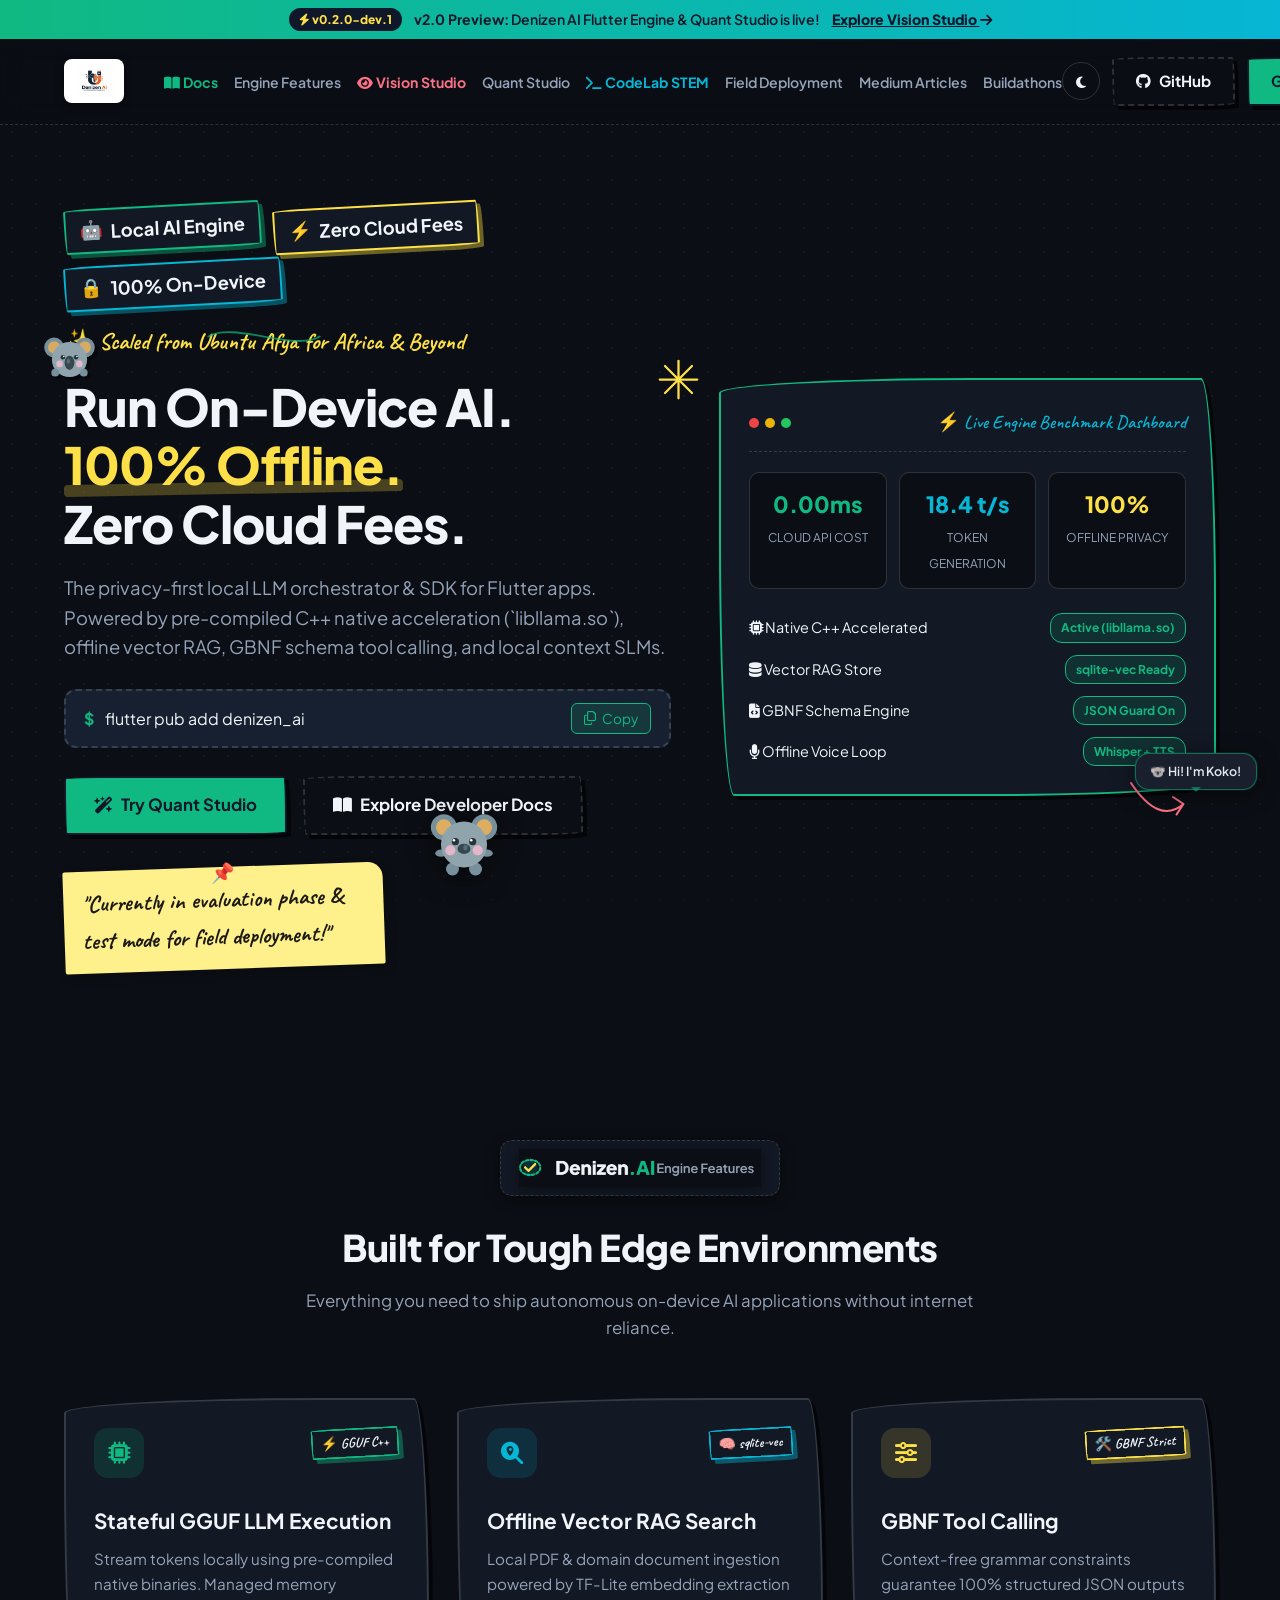
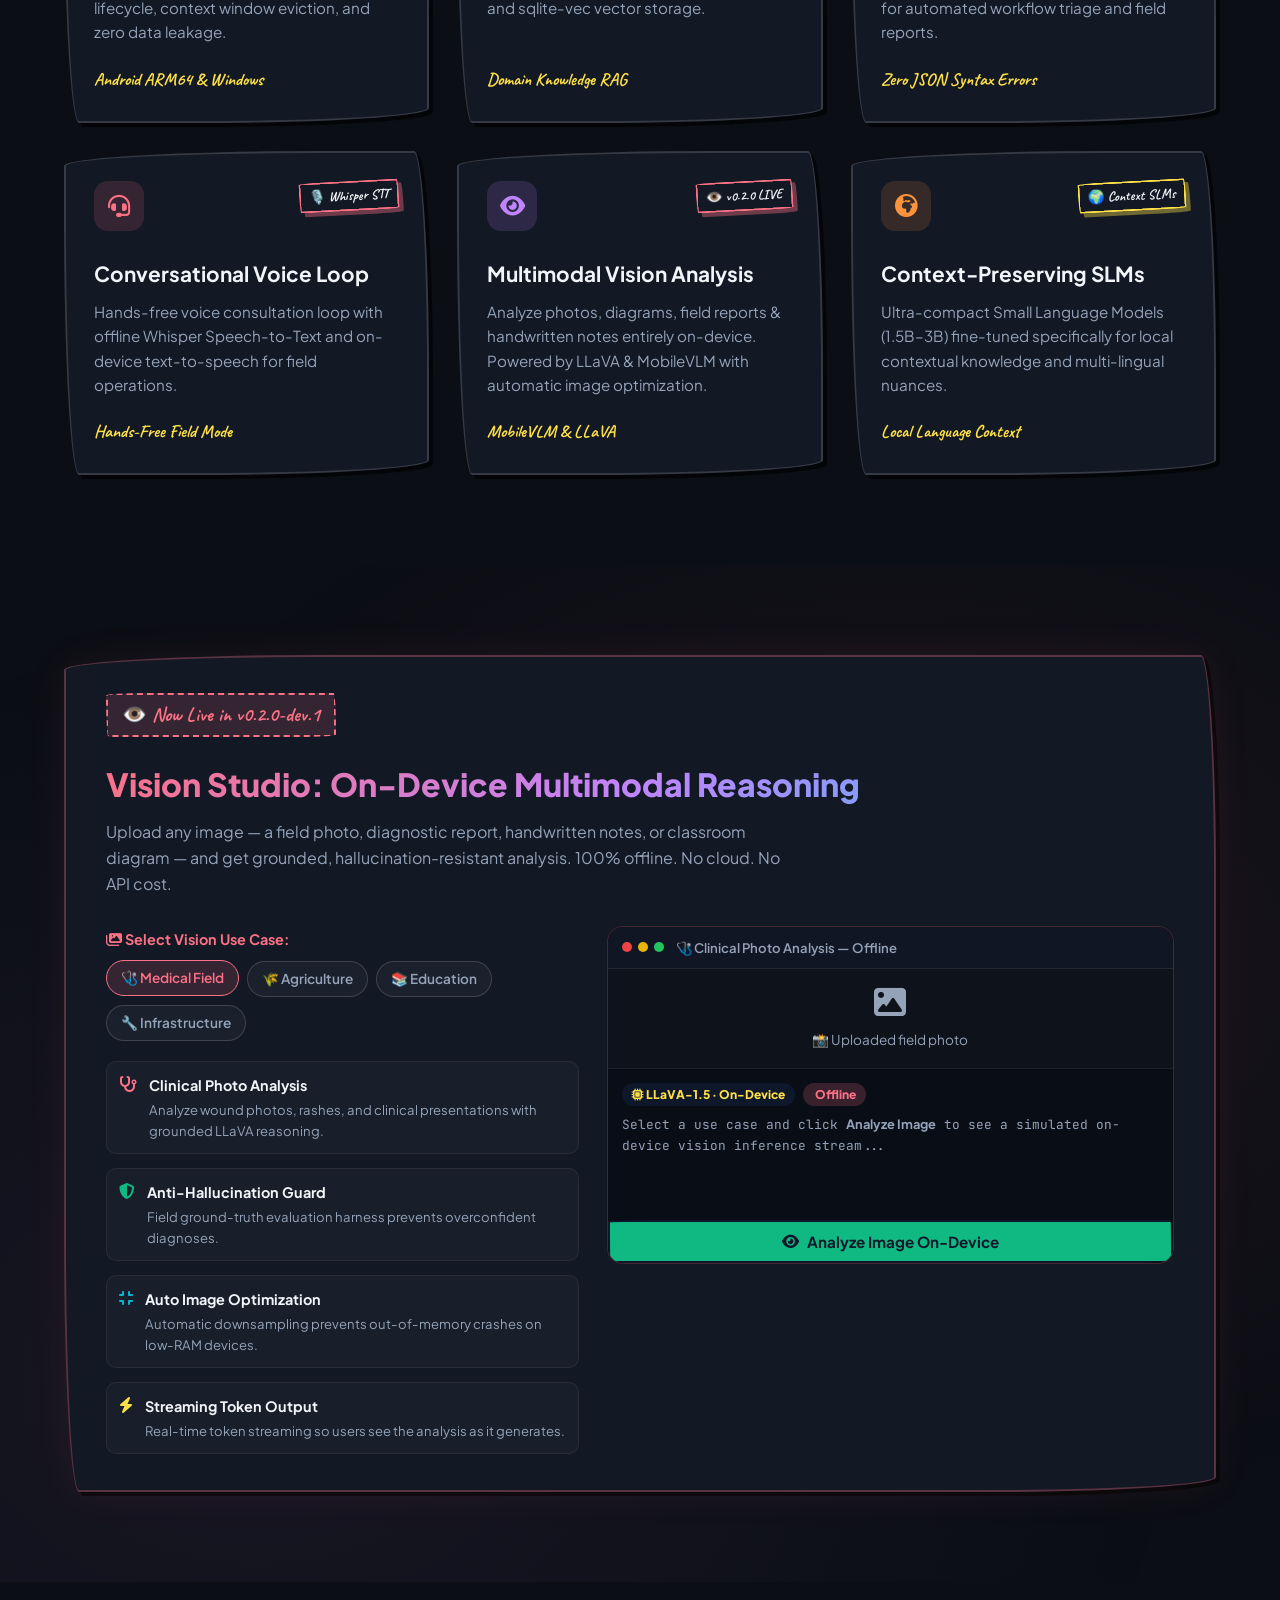
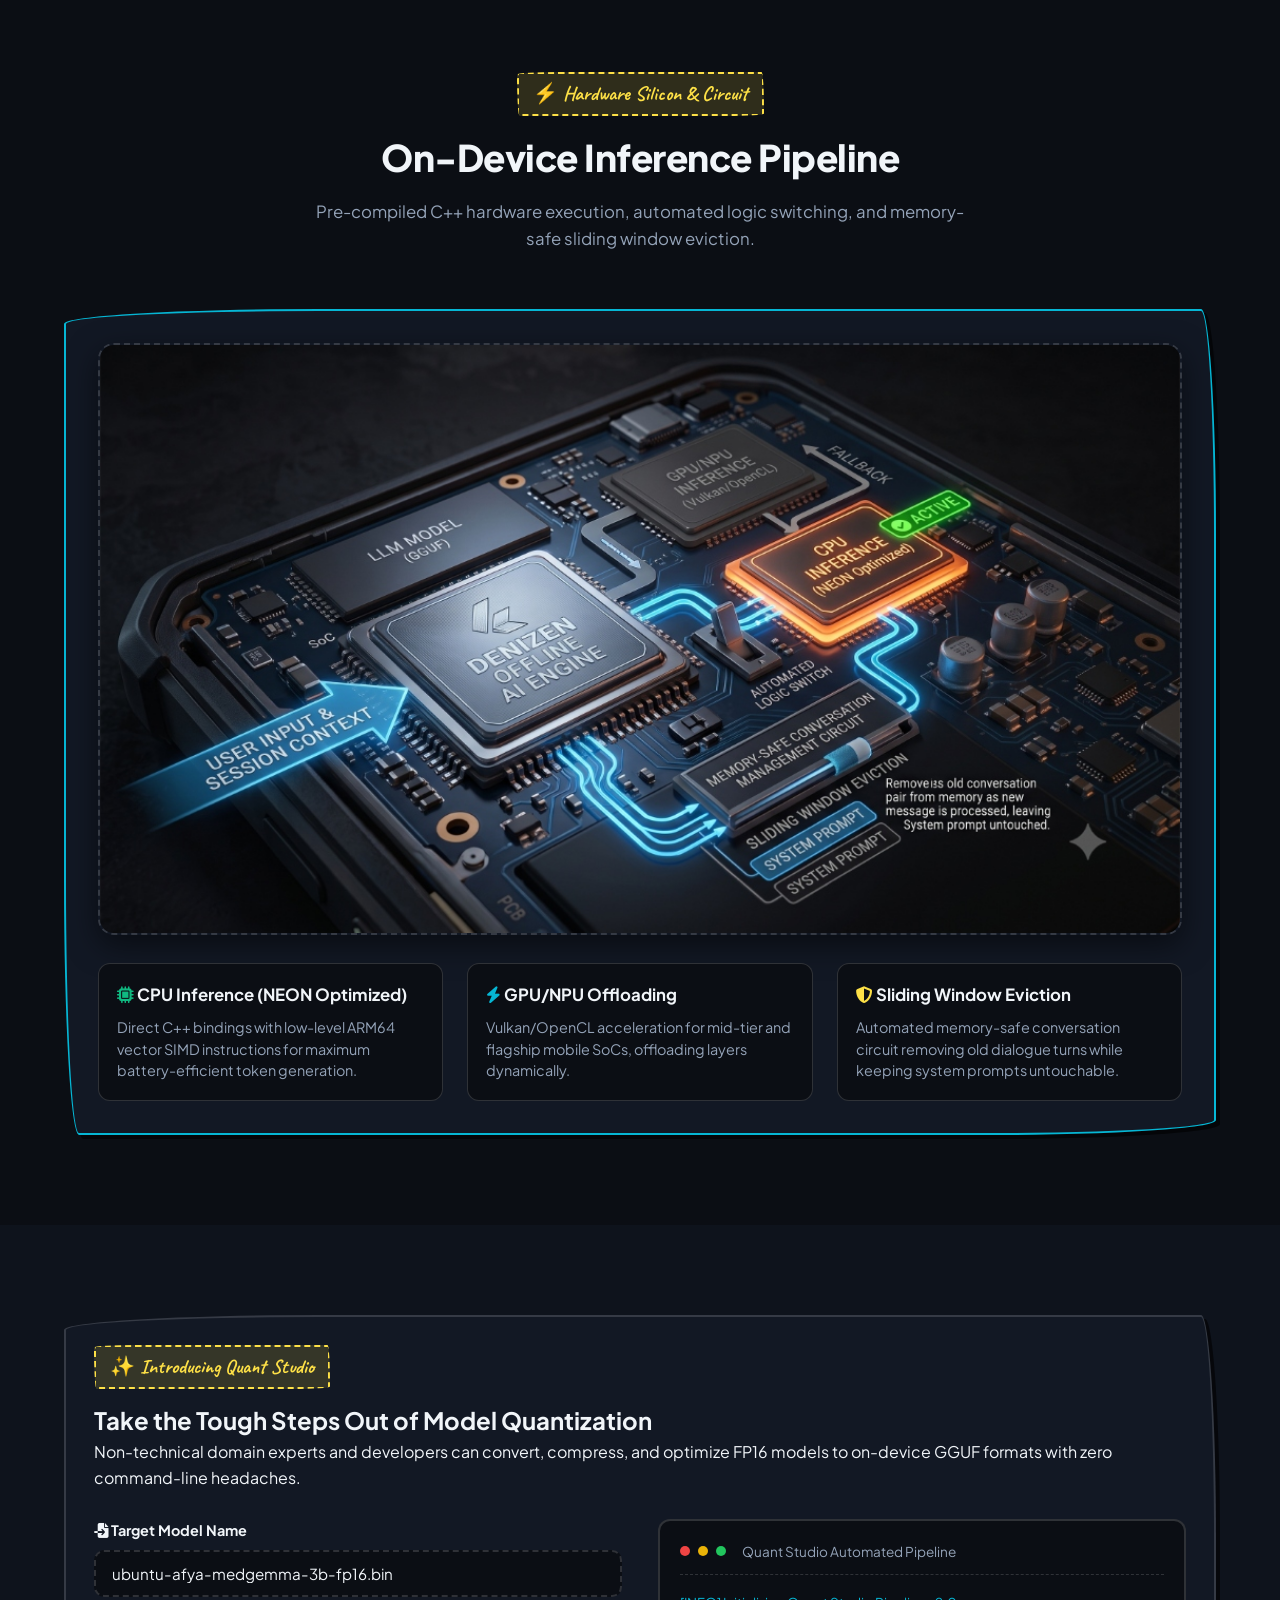
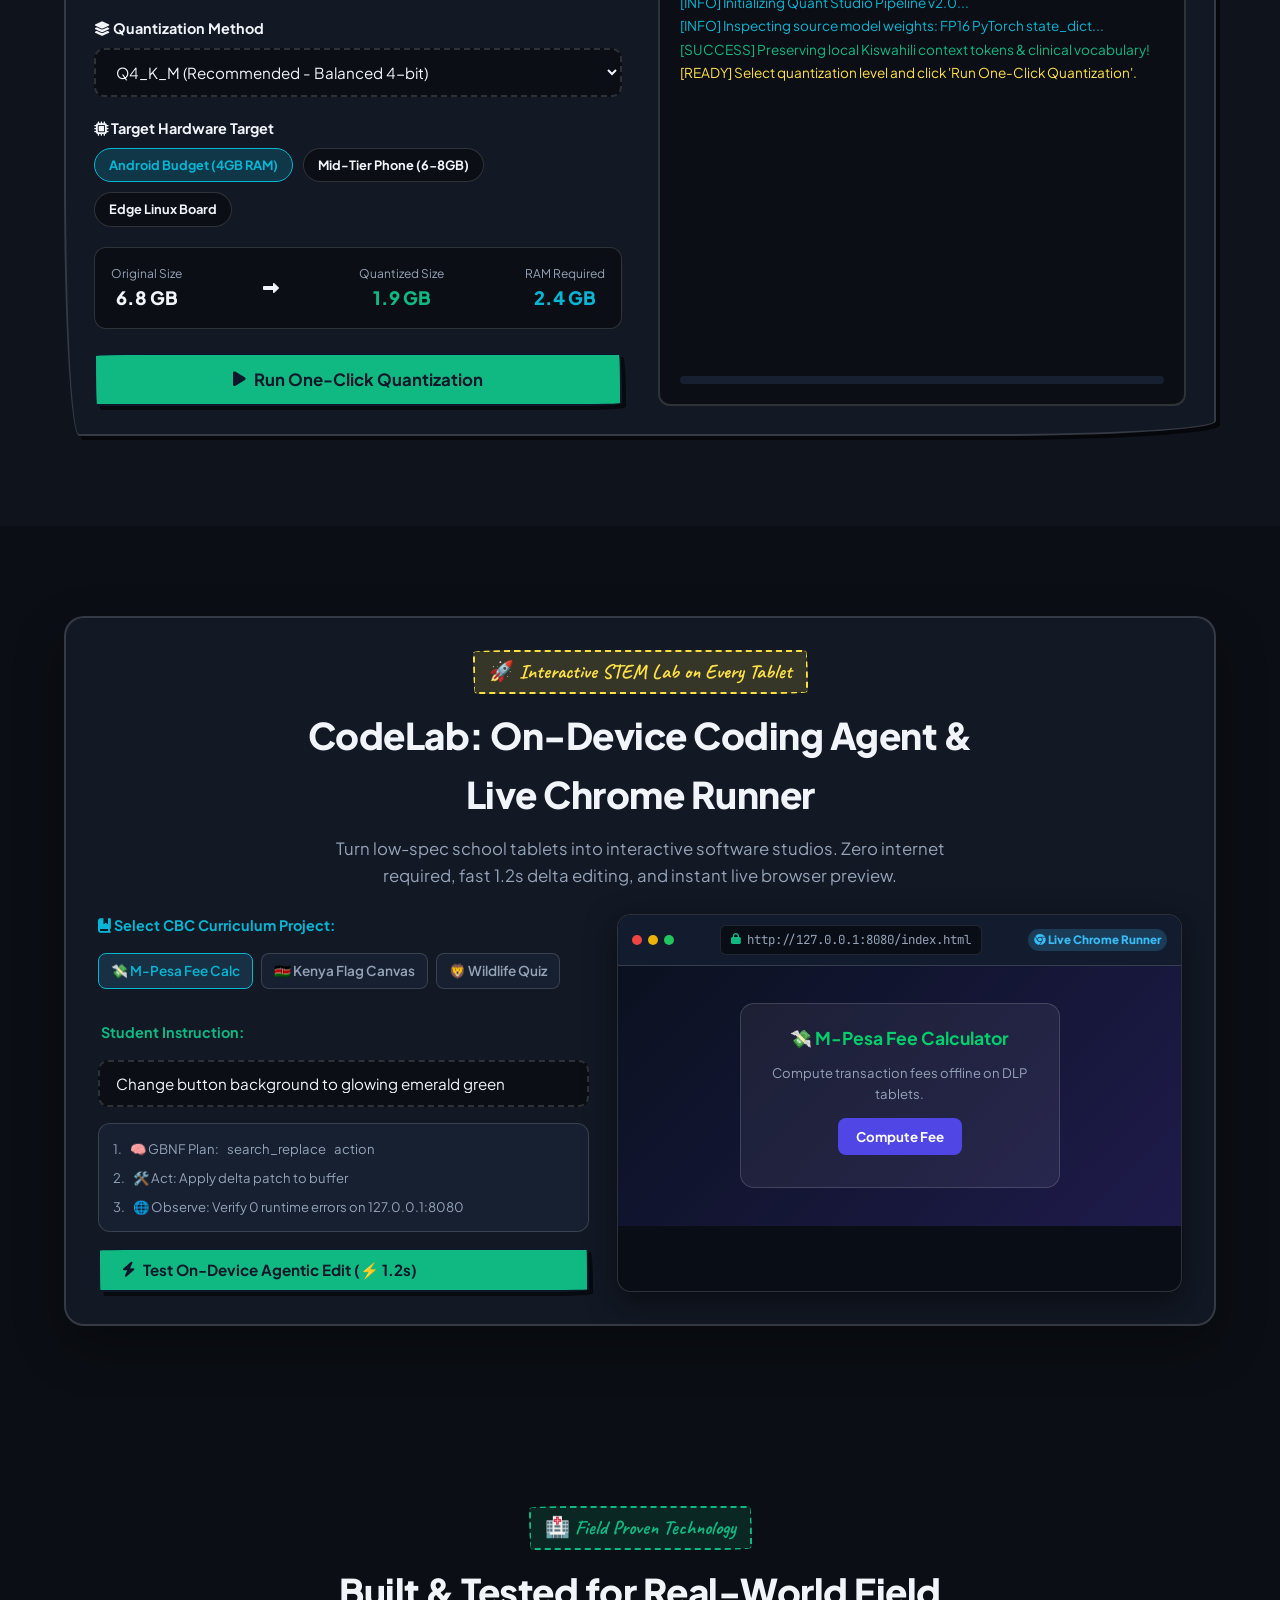
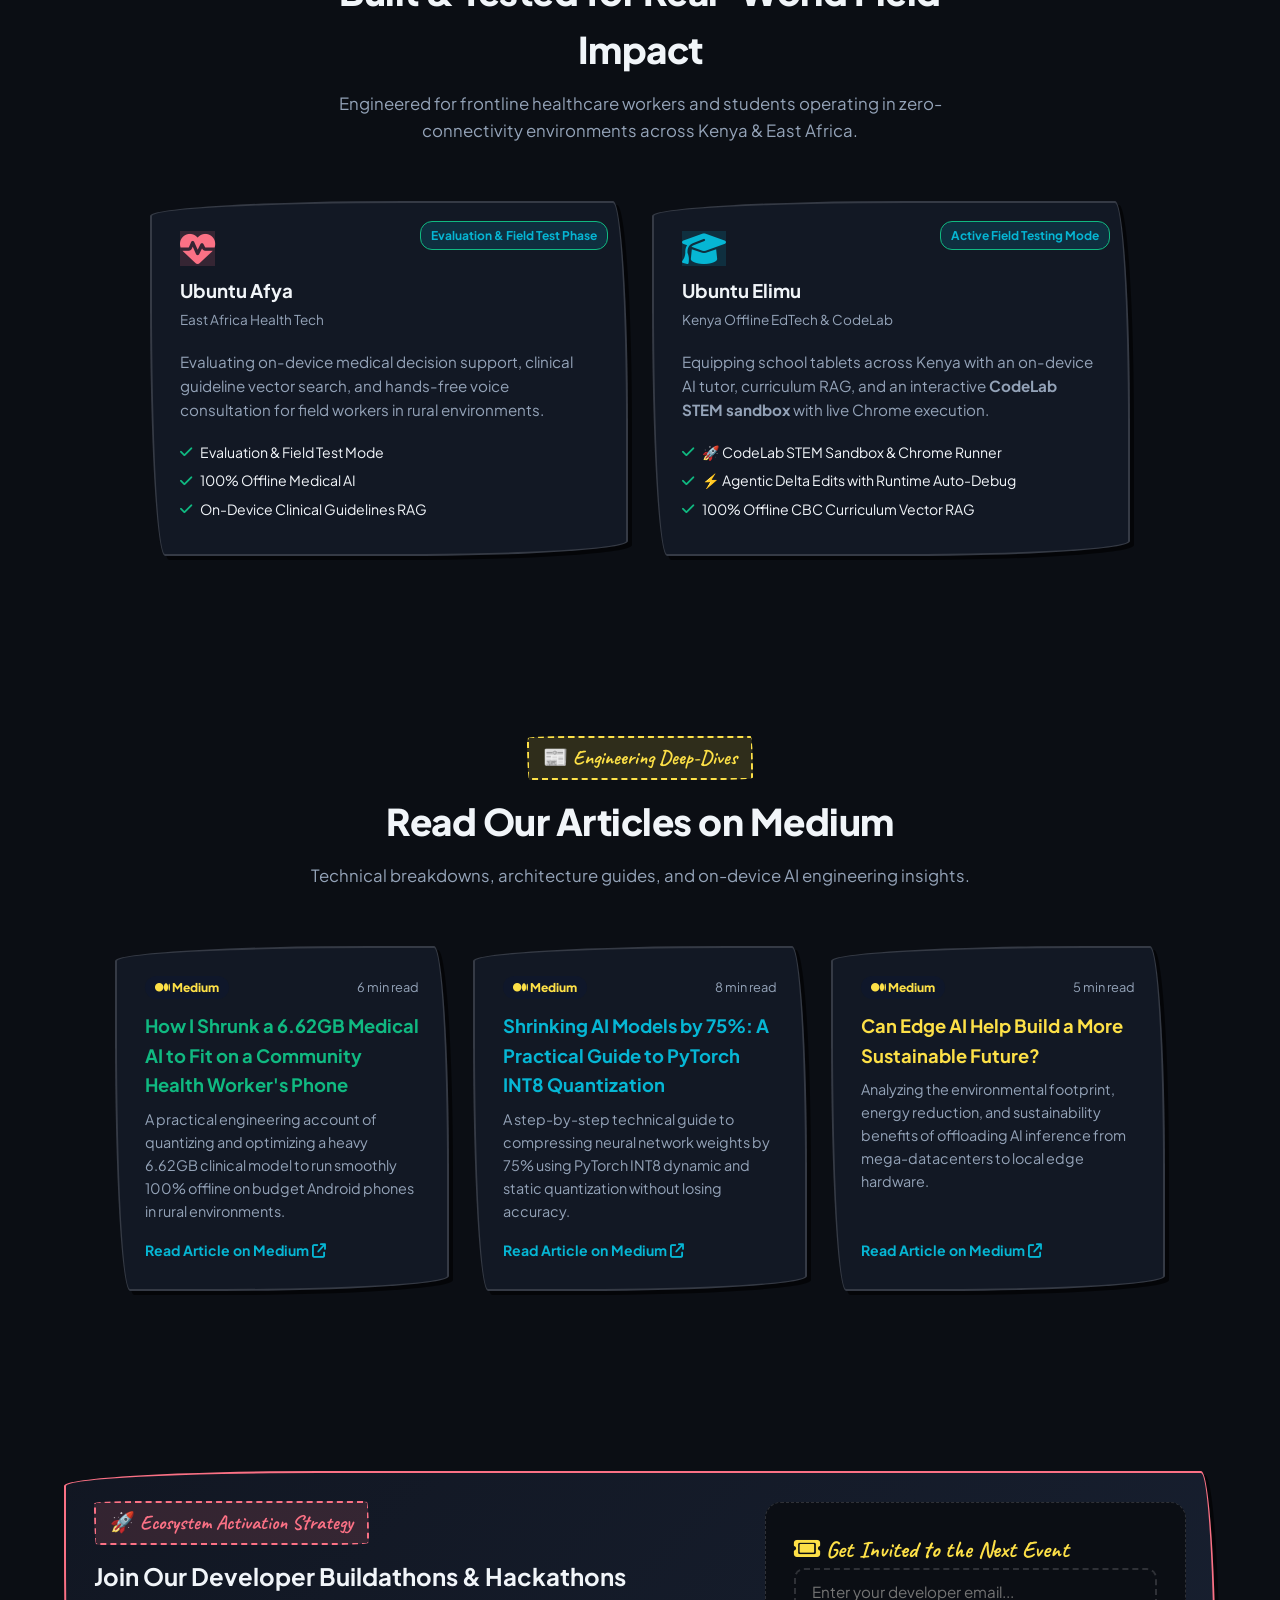
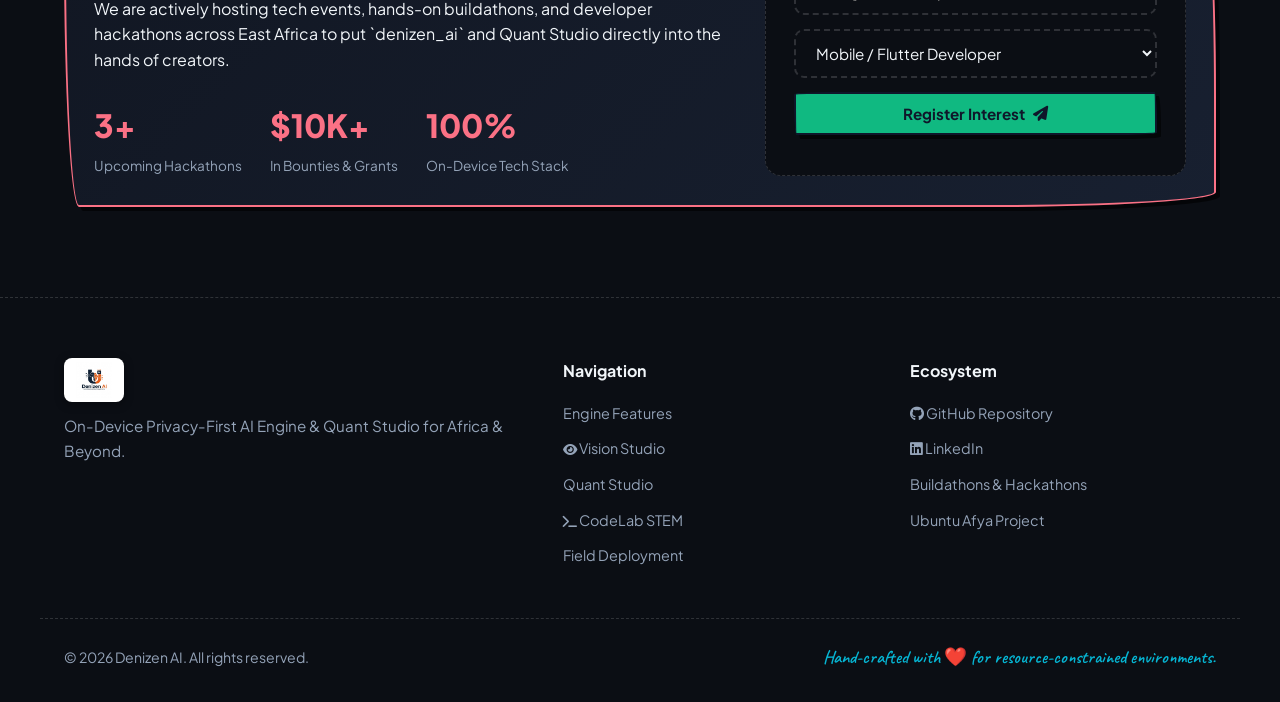
<file: index.html>
<!DOCTYPE html>
<html lang="en" class="dark">
<head>
  <meta charset="UTF-8">
  <meta name="viewport" content="width=device-width, initial-scale=1.0">
  <title>Denizen AI Engine | Privacy-First On-Device Multimodal AI & Quant Studio</title>
  <meta name="description" content="Run local LLMs, Vector RAG search, GBNF tool calling, and voice sessions 100% offline on mobile devices with Denizen AI Engine for Flutter.">
  
  <!-- Google Fonts: Handwritten/Doodle + Clean Modern Tech -->
  <link rel="preconnect" href="https://fonts.googleapis.com">
  <link rel="preconnect" href="https://fonts.gstatic.com" crossorigin>
  <link href="https://fonts.googleapis.com/css2?family=Caveat:wght@600;700&family=Kalam:wght@400;700&family=Plus+Jakarta+Sans:ital,wght@0,300..800;1,300..800&family=JetBrains+Mono:wght@400;600;700&family=Architects+Daughter&display=swap" rel="stylesheet">
  
  <!-- FontAwesome Icons -->
  <link rel="stylesheet" href="https://cdnjs.cloudflare.com/ajax/libs/font-awesome/6.5.1/css/all.min.css">
  
  <!-- Custom Stylesheet -->
  <link rel="stylesheet" href="styles.css">
</head>
<body>
  <!-- Background Noise & Doodle Grid Pattern -->
  <div class="doodle-bg-overlay"></div>

  <!-- Announcement Bar -->
  <div class="announcement-bar">
    <div class="container announcement-content">
      <span class="doodle-tag"><i class="fa-solid fa-bolt"></i> v0.2.0-dev.1</span>
      <span><strong>v2.0 Preview:</strong> Denizen AI Flutter Engine & Quant Studio is live!</span>
      <a href="#vision-studio" class="announcement-link">Explore Vision Studio <i class="fa-solid fa-arrow-right"></i></a>
    </div>
  </div>

  <!-- Navigation Bar -->
  <nav class="navbar">
    <div class="container nav-container">
      <a href="#" class="logo">
        <img src="assets/denizen_logo.png" alt="Denizen AI Logo" class="brand-logo-img">
      </a>

      <ul class="nav-links">
        <li><a href="docs.html" style="color: var(--sketch-mint); font-weight: 700;"><i class="fa-solid fa-book-open"></i> Docs</a></li>
        <li><a href="#features">Engine Features</a></li>
        <li><a href="#vision-studio" style="color: var(--sketch-pink); font-weight: 700;"><i class="fa-solid fa-eye"></i> Vision Studio</a></li>
        <li><a href="#quant-studio">Quant Studio</a></li>
        <li><a href="#codelab" style="color: var(--sketch-cyan); font-weight: 700;"><i class="fa-solid fa-terminal"></i> CodeLab STEM</a></li>
        <li><a href="#partners">Field Deployment</a></li>
        <li><a href="#articles">Medium Articles</a></li>
        <li><a href="#buildathons">Buildathons</a></li>
      </ul>

      <div class="nav-actions">
        <button id="theme-toggle" class="btn-icon" aria-label="Toggle Theme">
          <i class="fa-solid fa-moon"></i>
        </button>
        <a href="https://github.com/Ubuntu-Edge/denizen-ai-sdk" target="_blank" class="btn btn-sketch-outline">
          <i class="fa-brands fa-github"></i> GitHub
        </a>
        <a href="#code-demo" class="btn btn-sketch-primary">
          Get SDK <i class="fa-solid fa-arrow-down-long"></i>
        </a>
      </div>
    </div>
  </nav>

  <!-- Hero Section -->
  <section class="hero-section">
    <div class="container hero-grid">
      <div class="hero-content">
        <!-- Cartoon Doodle Badges -->
        <div style="display: flex; gap: 12px; margin-bottom: 16px; flex-wrap: wrap;">
          <div class="doodle-sticker">🤖 <span>Local AI Engine</span></div>
          <div class="doodle-sticker sticker-yellow">⚡ <span>Zero Cloud Fees</span></div>
          <div class="doodle-sticker sticker-cyan">🔒 <span>100% On-Device</span></div>
        </div>

        <!-- Sketch Badge -->
        <div class="sketch-badge">
          <svg class="badge-squiggle" viewBox="0 0 200 60" fill="none">
            <path d="M10 30 C 50 5, 150 55, 190 30" stroke="#10b981" stroke-width="3" stroke-linecap="round"/>
          </svg>
          <span class="handwriting">✨ Scaled from Ubuntu Afya for Africa & Beyond</span>
        </div>

        <h1 class="hero-title" style="position: relative;">
          <!-- Animated Cartoon Climbing Koala Mascot -->
          <div class="koala-container" style="position: absolute; top: -45px; left: -22px;">
            <svg class="koala-mascot" viewBox="0 0 100 100" width="55" height="55" title="Koko the Denizen Koala Mascot!">
              <circle class="koala-ear-left" cx="22" cy="28" r="18" fill="#78909c" />
              <circle cx="22" cy="28" r="11" fill="#ffb74d" opacity="0.7" />
              <circle class="koala-ear-right" cx="78" cy="28" r="18" fill="#78909c" />
              <circle cx="78" cy="28" r="11" fill="#ffb74d" opacity="0.7" />
              <circle cx="50" cy="50" r="32" fill="#90a4ae" />
              <circle cx="32" cy="58" r="6" fill="#f8bbd0" opacity="0.8" />
              <circle cx="68" cy="58" r="6" fill="#f8bbd0" opacity="0.8" />
              <circle class="koala-eye" cx="38" cy="46" r="4" fill="#263238" />
              <circle class="koala-eye" cx="62" cy="46" r="4" fill="#263238" />
              <circle cx="39.5" cy="44.5" r="1.5" fill="#ffffff" />
              <circle cx="63.5" cy="44.5" r="1.5" fill="#ffffff" />
              <ellipse cx="50" cy="56" rx="9" ry="13" fill="#37474f" />
              <ellipse cx="48" cy="53" rx="3" ry="5" fill="#546e7a" />
              <circle cx="24" cy="74" r="7" fill="#78909c" />
              <circle cx="76" cy="74" r="7" fill="#78909c" />
            </svg>
          </div>
          Run On-Device AI.<br>
          <span class="sketch-highlight">100% Offline.</span><br>
          Zero Cloud Fees.
          <!-- Starburst doodle -->
          <svg class="doodle-starburst" viewBox="0 0 60 60" fill="none">
            <path d="M30 5 L30 55 M5 30 L55 30 M12 12 L48 48 M12 48 L48 12" stroke="#fde047" stroke-width="3" stroke-linecap="round"/>
          </svg>
        </h1>

        <p class="hero-subtitle">
          The privacy-first local LLM orchestrator & SDK for Flutter apps. Powered by pre-compiled C++ native acceleration (`libllama.so`), offline vector RAG, GBNF schema tool calling, and local context SLMs.
        </p>

        <!-- Command Line Copy Box -->
        <div class="install-box">
          <div class="install-command">
            <span class="prompt">$</span>
            <code id="pub-command">flutter pub add denizen_ai</code>
          </div>
          <button class="copy-btn" onclick="copyInstallCmd()" aria-label="Copy Command">
            <i class="fa-regular fa-copy" id="copy-icon"></i>
            <span id="copy-text">Copy</span>
          </button>
        </div>

        <div class="hero-buttons">
          <a href="#quant-studio" class="btn btn-sketch-primary btn-lg">
            <i class="fa-solid fa-wand-magic-sparkles"></i> Try Quant Studio
          </a>
          <a href="docs.html" class="btn btn-sketch-outline btn-lg">
            <i class="fa-solid fa-book-open"></i> Explore Developer Docs
          </a>
        </div>

        <!-- Sticky Note Annotation -->
        <div class="sketch-sticky-note">
          <span class="pin">📌</span>
          <p class="handwriting">
            "Currently in evaluation phase & test mode for field deployment!"
          </p>
        </div>
      </div>

      <!-- Hero Visual / Dynamic Card -->
      <div class="hero-visual">
        <div class="sketch-card visual-card">
          <div class="card-header-sketch">
            <div class="doodle-dots">
              <span class="dot red"></span>
              <span class="dot yellow"></span>
              <span class="dot green"></span>
            </div>
            <span class="handwriting-sm">⚡ Live Engine Benchmark Dashboard</span>
          </div>

          <div class="visual-metrics">
            <div class="metric-box">
              <span class="metric-value text-mint">0.00ms</span>
              <span class="metric-label">Cloud API Cost</span>
            </div>
            <div class="metric-box">
              <span class="metric-value text-cyan">18.4 t/s</span>
              <span class="metric-label">Token Generation</span>
            </div>
            <div class="metric-box">
              <span class="metric-value text-yellow">100%</span>
              <span class="metric-label">Offline Privacy</span>
            </div>
          </div>

          <!-- Interactive Engine Status Simulator -->
          <div class="engine-status-box">
            <div class="status-row">
              <span><i class="fa-solid fa-microchip"></i> Native C++ Accelerated</span>
              <span class="badge-status badge-active">Active (libllama.so)</span>
            </div>
            <div class="status-row">
              <span><i class="fa-solid fa-database"></i> Vector RAG Store</span>
              <span class="badge-status badge-active">sqlite-vec Ready</span>
            </div>
            <div class="status-row">
              <span><i class="fa-solid fa-file-code"></i> GBNF Schema Engine</span>
              <span class="badge-status badge-active">JSON Guard On</span>
            </div>
            <div class="status-row">
              <span><i class="fa-solid fa-microphone"></i> Offline Voice Loop</span>
              <span class="badge-status badge-active">Whisper + TTS</span>
            </div>
          </div>

          <!-- Sketch Arrow pointing down -->
          <svg class="sketch-arrow" viewBox="0 0 100 80" fill="none">
            <path d="M10 10 Q 50 70 85 40 M 85 40 L 70 30 M 85 40 L 75 55" stroke="#fb7185" stroke-width="3" stroke-linecap="round" stroke-linejoin="round"/>
          </svg>
        </div>
      </div>
    </div>
  </section>

  <!-- Features Grid Section -->
  <section id="features" class="section-padding">
    <div class="container">
      <div class="section-header text-center">
        <div class="features-banner-container">
          <img src="assets/denizen_header.png" alt="Denizen AI Engine Features" class="features-header-img">
        </div>
        <h2 class="section-title">Built for Tough Edge Environments</h2>
        <p class="section-subtitle">Everything you need to ship autonomous on-device AI applications without internet reliance.</p>
      </div>

      <div class="features-grid">
        <!-- Feature 1 -->
        <div class="sketch-card feature-card">
          <div style="display: flex; justify-content: space-between; align-items: flex-start; margin-bottom: 8px;">
            <div class="feature-icon icon-mint">
              <i class="fa-solid fa-microchip"></i>
            </div>
            <span class="doodle-sticker" style="font-size: 0.85rem; padding: 2px 8px;">⚡ GGUF C++</span>
          </div>
          <h3>Stateful GGUF LLM Execution</h3>
          <p>Stream tokens locally using pre-compiled native binaries. Managed memory lifecycle, context window eviction, and zero data leakage.</p>
          <span class="handwriting-tag">Android ARM64 & Windows</span>
        </div>

        <!-- Feature 2 -->
        <div class="sketch-card feature-card">
          <div style="display: flex; justify-content: space-between; align-items: flex-start; margin-bottom: 8px;">
            <div class="feature-icon icon-cyan">
              <i class="fa-solid fa-magnifying-glass-location"></i>
            </div>
            <span class="doodle-sticker sticker-cyan" style="font-size: 0.85rem; padding: 2px 8px;">🧠 sqlite-vec</span>
          </div>
          <h3>Offline Vector RAG Search</h3>
          <p>Local PDF & domain document ingestion powered by TF-Lite embedding extraction and <code>sqlite-vec</code> vector storage.</p>
          <span class="handwriting-tag">Domain Knowledge RAG</span>
        </div>

        <!-- Feature 3 -->
        <div class="sketch-card feature-card">
          <div style="display: flex; justify-content: space-between; align-items: flex-start; margin-bottom: 8px;">
            <div class="feature-icon icon-yellow">
              <i class="fa-solid fa-sliders"></i>
            </div>
            <span class="doodle-sticker sticker-yellow" style="font-size: 0.85rem; padding: 2px 8px;">🛠️ GBNF Strict</span>
          </div>
          <h3>GBNF Tool Calling</h3>
          <p>Context-free grammar constraints guarantee 100% structured JSON outputs for automated workflow triage and field reports.</p>
          <span class="handwriting-tag">Zero JSON Syntax Errors</span>
        </div>

        <!-- Feature 4 -->
        <div class="sketch-card feature-card">
          <div style="display: flex; justify-content: space-between; align-items: flex-start; margin-bottom: 8px;">
            <div class="feature-icon icon-pink">
              <i class="fa-solid fa-headset"></i>
            </div>
            <span class="doodle-sticker sticker-pink" style="font-size: 0.85rem; padding: 2px 8px;">🎙️ Whisper STT</span>
          </div>
          <h3>Conversational Voice Loop</h3>
          <p>Hands-free voice consultation loop with offline Whisper Speech-to-Text and on-device text-to-speech for field operations.</p>
          <span class="handwriting-tag">Hands-Free Field Mode</span>
        </div>

        <!-- Feature 5 -->
        <div class="sketch-card feature-card">
          <div style="display: flex; justify-content: space-between; align-items: flex-start; margin-bottom: 8px;">
            <div class="feature-icon icon-purple">
              <i class="fa-solid fa-eye"></i>
            </div>
            <span class="doodle-sticker sticker-pink" style="font-size: 0.85rem; padding: 2px 8px;">👁️ v0.2.0 LIVE</span>
          </div>
          <h3>Multimodal Vision Analysis</h3>
          <p>Analyze photos, diagrams, field reports &amp; handwritten notes entirely on-device. Powered by LLaVA &amp; MobileVLM with automatic image optimization.</p>
          <span class="handwriting-tag">MobileVLM & LLaVA</span>
        </div>

        <!-- Feature 6 -->
        <div class="sketch-card feature-card">
          <div style="display: flex; justify-content: space-between; align-items: flex-start; margin-bottom: 8px;">
            <div class="feature-icon icon-orange">
              <i class="fa-solid fa-globe-africa"></i>
            </div>
            <span class="doodle-sticker sticker-yellow" style="font-size: 0.85rem; padding: 2px 8px;">🌍 Context SLMs</span>
          </div>
          <h3>Context-Preserving SLMs</h3>
          <p>Ultra-compact Small Language Models (1.5B–3B) fine-tuned specifically for local contextual knowledge and multi-lingual nuances.</p>
          <span class="handwriting-tag">Local Language Context</span>
        </div>
      </div>
    </div>
  </section>

  <!-- Vision Studio Section -->
  <section id="vision-studio" class="section-padding vision-section">
    <div class="container">
      <div class="vision-wrapper sketch-card">
        <div class="vision-header">
          <div class="vision-title-area">
            <span class="handwriting-badge bg-pink">👁️ Now Live in v0.2.0-dev.1</span>
            <h2>Vision Studio: On-Device Multimodal Reasoning</h2>
            <p>Upload any image — a field photo, diagnostic report, handwritten notes, or classroom diagram — and get grounded, hallucination-resistant analysis. 100% offline. No cloud. No API cost.</p>
          </div>
        </div>

        <div class="vision-simulator-grid">
          <!-- Left: Use Case Selector -->
          <div class="vision-controls">
            <label style="font-weight: 700; font-size: 0.9rem; color: var(--sketch-pink);"><i class="fa-solid fa-images"></i> Select Vision Use Case:</label>
            <div class="vision-usecase-chips">
              <span class="vision-chip active" id="vc-medical" onclick="selectVisionDemo('medical')">🩺 Medical Field</span>
              <span class="vision-chip" id="vc-agri" onclick="selectVisionDemo('agri')">🌾 Agriculture</span>
              <span class="vision-chip" id="vc-edu" onclick="selectVisionDemo('edu')">📚 Education</span>
              <span class="vision-chip" id="vc-infra" onclick="selectVisionDemo('infra')">🔧 Infrastructure</span>
            </div>

            <div class="vision-features-list">
              <div class="vision-feature-row" id="vf-desc">
                <i class="fa-solid fa-stethoscope" style="color: var(--sketch-pink);"></i>
                <div>
                  <strong>Clinical Photo Analysis</strong>
                  <p style="font-size: 0.82rem; color: var(--text-muted); margin: 2px 0 0 0;">Analyze wound photos, rashes, and clinical presentations with grounded LLaVA reasoning.</p>
                </div>
              </div>
              <div class="vision-feature-row">
                <i class="fa-solid fa-shield-halved" style="color: var(--sketch-mint);"></i>
                <div>
                  <strong>Anti-Hallucination Guard</strong>
                  <p style="font-size: 0.82rem; color: var(--text-muted); margin: 2px 0 0 0;">Field ground-truth evaluation harness prevents overconfident diagnoses.</p>
                </div>
              </div>
              <div class="vision-feature-row">
                <i class="fa-solid fa-compress" style="color: var(--sketch-cyan);"></i>
                <div>
                  <strong>Auto Image Optimization</strong>
                  <p style="font-size: 0.82rem; color: var(--text-muted); margin: 2px 0 0 0;">Automatic downsampling prevents out-of-memory crashes on low-RAM devices.</p>
                </div>
              </div>
              <div class="vision-feature-row">
                <i class="fa-solid fa-bolt" style="color: var(--sketch-yellow);"></i>
                <div>
                  <strong>Streaming Token Output</strong>
                  <p style="font-size: 0.82rem; color: var(--text-muted); margin: 2px 0 0 0;">Real-time token streaming so users see the analysis as it generates.</p>
                </div>
              </div>
            </div>
          </div>

          <!-- Right: Simulated Vision Output Console -->
          <div class="vision-console-card">
            <div class="vision-console-topbar">
              <div class="doodle-dots">
                <span class="dot red"></span>
                <span class="dot yellow"></span>
                <span class="dot green"></span>
              </div>
              <span class="vision-console-title" id="vision-console-title">🩺 Clinical Photo Analysis — Offline</span>
            </div>

            <!-- Simulated image upload zone -->
            <div class="vision-image-zone" id="vision-image-zone">
              <div class="vision-image-placeholder" id="vision-placeholder">
                <i class="fa-solid fa-image" style="font-size: 2rem; color: var(--text-muted);"></i>
                <p style="font-size: 0.85rem; color: var(--text-muted); margin: 8px 0 0 0;">📸 Uploaded field photo</p>
                <div class="vision-loading-bar" id="vision-loading-bar"></div>
              </div>
            </div>

            <!-- Streaming Analysis Output -->
            <div class="vision-output-box">
              <div style="display: flex; align-items: center; gap: 8px; margin-bottom: 8px;">
                <span class="doodle-tag" style="font-size: 0.75rem;"><i class="fa-solid fa-microchip"></i> LLaVA-1.5 · On-Device</span>
                <span class="doodle-tag" style="font-size: 0.75rem; background: rgba(251,113,133,0.2); color: #fb7185;"><i class="fa-solid fa-wifi-slash"></i> Offline</span>
              </div>
              <div class="vision-stream-text" id="vision-stream-output">Select a use case and click <strong>Analyze Image</strong> to see a simulated on-device vision inference stream...</div>
            </div>

            <button class="btn btn-sketch-primary btn-block" id="run-vision-btn" onclick="runVisionSimulation()" style="margin-top: 12px;">
              <i class="fa-solid fa-eye"></i> Analyze Image On-Device
            </button>
          </div>
        </div>
      </div>
    </div>
  </section>

  <!-- Hardware Circuit & Architecture Section -->
  <section id="architecture" class="section-padding architecture-section">
    <div class="container">
      <div class="section-header text-center">
        <span class="handwriting-badge bg-yellow">⚡ Hardware Silicon & Circuit</span>
        <h2 class="section-title">On-Device Inference Pipeline</h2>
        <p class="section-subtitle">Pre-compiled C++ hardware execution, automated logic switching, and memory-safe sliding window eviction.</p>
      </div>

      <div class="sketch-card architecture-card">
        <div class="chip-image-container">
          <img src="assets/denizen_architecture_chip.jpg" alt="Denizen Offline AI Engine Architecture Chip Diagram" class="chip-diagram-img">
        </div>
        <div class="chip-caption-box">
          <div class="caption-item">
            <span class="caption-title"><i class="fa-solid fa-microchip text-mint"></i> CPU Inference (NEON Optimized)</span>
            <p>Direct C++ bindings with low-level ARM64 vector SIMD instructions for maximum battery-efficient token generation.</p>
          </div>
          <div class="caption-item">
            <span class="caption-title"><i class="fa-solid fa-bolt text-cyan"></i> GPU/NPU Offloading</span>
            <p>Vulkan/OpenCL acceleration for mid-tier and flagship mobile SoCs, offloading layers dynamically.</p>
          </div>
          <div class="caption-item">
            <span class="caption-title"><i class="fa-solid fa-shield-halved text-yellow"></i> Sliding Window Eviction</span>
            <p>Automated memory-safe conversation circuit removing old dialogue turns while keeping system prompts untouchable.</p>
          </div>
        </div>
      </div>
    </div>
  </section>

  <!-- Interactive Quant Studio Showcase -->
  <section id="quant-studio" class="section-padding quant-section">
    <div class="container">
      <div class="quant-wrapper sketch-card">
        <div class="quant-header">
          <div class="quant-title-area">
            <span class="handwriting-badge bg-yellow">✨ Introducing Quant Studio</span>
            <h2>Take the Tough Steps Out of Model Quantization</h2>
            <p>Non-technical domain experts and developers can convert, compress, and optimize FP16 models to on-device GGUF formats with zero command-line headaches.</p>
          </div>
        </div>

        <!-- Interactive Quant Studio Simulator -->
        <div class="quant-simulator-grid">
          <div class="quant-controls">
            <div class="form-group">
              <label><i class="fa-solid fa-file-import"></i> Target Model Name</label>
              <input type="text" class="sketch-input" value="ubuntu-afya-medgemma-3b-fp16.bin" readonly>
            </div>

            <div class="form-group">
              <label><i class="fa-solid fa-layer-group"></i> Quantization Method</label>
              <select id="quant-method" class="sketch-select" onchange="updateQuantSim()">
                <option value="Q4_K_M" selected>Q4_K_M (Recommended - Balanced 4-bit)</option>
                <option value="Q5_K_M">Q5_K_M (Higher Precision 5-bit)</option>
                <option value="Q8_0">Q8_0 (Maximum Quality 8-bit)</option>
                <option value="Q2_K">Q2_K (Extreme Compression 2-bit)</option>
              </select>
            </div>

            <div class="form-group">
              <label><i class="fa-solid fa-microchip"></i> Target Hardware Target</label>
              <div class="chip-options">
                <span class="chip active">Android Budget (4GB RAM)</span>
                <span class="chip">Mid-Tier Phone (6-8GB)</span>
                <span class="chip">Edge Linux Board</span>
              </div>
            </div>

            <!-- Interactive Compression Gauge -->
            <div class="compression-stats">
              <div class="stat-item">
                <span class="stat-label">Original Size</span>
                <span class="stat-val" id="stat-orig">6.8 GB</span>
              </div>
              <div class="stat-arrow"><i class="fa-solid fa-right-long"></i></div>
              <div class="stat-item">
                <span class="stat-label">Quantized Size</span>
                <span class="stat-val text-mint" id="stat-quant">1.9 GB</span>
              </div>
              <div class="stat-item">
                <span class="stat-label">RAM Required</span>
                <span class="stat-val text-cyan" id="stat-ram">2.4 GB</span>
              </div>
            </div>

            <button class="btn btn-sketch-primary btn-block btn-lg" id="run-quant-btn" onclick="simulateQuantization()">
              <i class="fa-solid fa-play"></i> Run One-Click Quantization
            </button>
          </div>

          <!-- Studio Live Console / Output -->
          <div class="quant-console-box">
            <div class="console-header">
              <span class="dot red"></span>
              <span class="dot yellow"></span>
              <span class="dot green"></span>
              <span class="console-title">Quant Studio Automated Pipeline</span>
            </div>
            <pre class="console-body" id="console-logs">
<span class="log-info">[INFO] Initializing Quant Studio Pipeline v2.0...</span>
<span class="log-info">[INFO] Inspecting source model weights: FP16 PyTorch state_dict...</span>
<span class="log-success">[SUCCESS] Preserving local Kiswahili context tokens & clinical vocabulary!</span>
<span class="log-warn">[READY] Select quantization level and click 'Run One-Click Quantization'.</span>
            </pre>
            
            <div class="progress-bar-sketch">
              <div class="progress-fill" id="quant-progress"></div>
            </div>
          </div>
        </div>
      </div>
    </div>
  </section>



  <!-- CodeLab On-Device STEM Coding Showcase Section -->
  <section id="codelab" class="section-padding codelab-section">
    <div class="container">
      <div class="codelab-wrapper sketch-card">
        <div class="section-header text-center" style="margin-bottom: 20px;">
          <span class="handwriting-badge bg-yellow">🚀 Interactive STEM Lab on Every Tablet</span>
          <h2 class="section-title">CodeLab: On-Device Coding Agent & Live Chrome Runner</h2>
          <p class="section-subtitle">Turn low-spec school tablets into interactive software studios. Zero internet required, fast 1.2s delta editing, and instant live browser preview.</p>
        </div>

        <div class="codelab-simulator-grid">
          <div class="codelab-controls">
            <label style="font-weight: 700; font-size: 0.9rem; color: var(--sketch-cyan);"><i class="fa-solid fa-book-bookmark"></i> Select CBC Curriculum Project:</label>
            <div class="codelab-template-chips">
              <span class="codelab-template-chip active" id="chip-mpesa" onclick="selectCodeLabDemo('mpesa')">💸 M-Pesa Fee Calc</span>
              <span class="codelab-template-chip" id="chip-flag" onclick="selectCodeLabDemo('flag')">🇰🇪 Kenya Flag Canvas</span>
              <span class="codelab-template-chip" id="chip-quiz" onclick="selectCodeLabDemo('quiz')">🦁 Wildlife Quiz</span>
            </div>

            <label style="font-weight: 700; font-size: 0.9rem; color: var(--sketch-mint); margin-top: 8px;"><i class="fa-solid fa-sparkles"></i> Student Instruction:</label>
            <input type="text" class="sketch-input" id="codelab-user-prompt" value="Change button background to glowing emerald green" style="font-family: var(--font-sans);">

            <!-- Pipeline Progress Box -->
            <div class="agentic-pipeline-box">
              <div class="pipeline-step" id="pipe-step-1"><span>1.</span> 🧠 GBNF Plan: <code>search_replace</code> action</div>
              <div class="pipeline-step" id="pipe-step-2"><span>2.</span> 🛠️ Act: Apply delta patch to buffer</div>
              <div class="pipeline-step" id="pipe-step-3"><span>3.</span> 🌐 Observe: Verify 0 runtime errors on 127.0.0.1:8080</div>
            </div>

            <div class="codelab-diff-badge" id="codelab-diff-view">
              <strong>Applied Diff (⚡ 1.2s):</strong><br>
              <span style="color: #f87171;">- background: #4F46E5;</span><br>
              <span style="color: #34d399;">+ background: #10B981; box-shadow: 0 4px 14px rgba(16,185,129,0.4);</span>
            </div>

            <button class="btn btn-sketch-primary" id="run-codelab-btn" onclick="runAgenticEditSimulation()">
              <i class="fa-solid fa-bolt"></i> Test On-Device Agentic Edit (⚡ 1.2s)
            </button>
          </div>

          <!-- Browser Mockup Live Preview -->
          <div class="codelab-browser-card">
            <div class="codelab-browser-topbar">
              <div class="doodle-dots">
                <span class="dot red"></span>
                <span class="dot yellow"></span>
                <span class="dot green"></span>
              </div>
              <div class="codelab-url-bar">
                <i class="fa-solid fa-lock" style="color: var(--sketch-mint); font-size: 0.7rem;"></i> http://127.0.0.1:8080/index.html
              </div>
              <span class="doodle-tag" style="font-size: 0.72rem; padding: 2px 6px; background: rgba(56,189,248,0.2); color: #38bdf8;">
                <i class="fa-brands fa-chrome"></i> Live Chrome Runner
              </span>
            </div>

            <div class="codelab-preview-frame" id="codelab-preview-box">
              <div style="background: rgba(255,255,255,0.06); border: 1px solid rgba(255,255,255,0.15); border-radius: 14px; padding: 20px; max-width: 320px; width: 100%;">
                <h3 id="demo-title" style="margin: 0 0 10px 0; font-size: 1.1rem; color: #00d06c;">💸 M-Pesa Fee Calculator</h3>
                <p id="demo-sub" style="font-size: 0.82rem; color: #94a3b8; margin-bottom: 14px;">Compute transaction fees offline on DLP tablets.</p>
                <button id="demo-btn" style="background: #4F46E5; color: white; border: none; padding: 10px 18px; border-radius: 8px; font-weight: 700; cursor: pointer; transition: all 0.3s ease;">
                  Compute Fee
                </button>
                <p id="demo-output" style="margin-top: 12px; font-size: 0.8rem; color: #34d399; font-weight: 600;"></p>
              </div>
            </div>
          </div>
        </div>
      </div>
    </div>
  </section>

  <!-- Production Deployment Section -->
  <section id="partners" class="section-padding partners-section">
    <div class="container">
      <div class="section-header text-center">
        <span class="handwriting-badge">🏥 Field Proven Technology</span>
        <h2 class="section-title">Built & Tested for Real-World Field Impact</h2>
        <p class="section-subtitle">Engineered for frontline healthcare workers and students operating in zero-connectivity environments across Kenya & East Africa.</p>
      </div>

      <div class="partners-grid" style="display: grid; grid-template-columns: repeat(2, 1fr); max-width: 980px; margin: 0 auto; gap: 24px;">
        <!-- Partner: Ubuntu Afya -->
        <div class="sketch-card partner-card">
          <div class="partner-badge badge-active">Evaluation & Field Test Phase</div>
          <div class="partner-logo-box">
            <i class="fa-solid fa-heart-pulse partner-icon icon-pink"></i>
            <h3>Ubuntu Afya</h3>
            <span class="partner-location">East Africa Health Tech</span>
          </div>
          <p class="partner-desc">
            Evaluating on-device medical decision support, clinical guideline vector search, and hands-free voice consultation for field workers in rural environments.
          </p>
          <ul class="partner-highlights">
            <li><i class="fa-solid fa-check text-mint"></i> Evaluation & Field Test Mode</li>
            <li><i class="fa-solid fa-check text-mint"></i> 100% Offline Medical AI</li>
            <li><i class="fa-solid fa-check text-mint"></i> On-Device Clinical Guidelines RAG</li>
          </ul>
        </div>

        <!-- Partner: Ubuntu Elimu -->
        <div class="sketch-card partner-card">
          <div class="partner-badge badge-active">Active Field Testing Mode</div>
          <div class="partner-logo-box">
            <i class="fa-solid fa-graduation-cap partner-icon icon-cyan" style="color: var(--sketch-cyan); font-size: 2.2rem;"></i>
            <h3>Ubuntu Elimu</h3>
            <span class="partner-location">Kenya Offline EdTech & CodeLab</span>
          </div>
          <p class="partner-desc">
            Equipping school tablets across Kenya with an on-device AI tutor, curriculum RAG, and an interactive <strong>CodeLab STEM sandbox</strong> with live Chrome execution.
          </p>
          <ul class="partner-highlights">
            <li><i class="fa-solid fa-check text-mint"></i> 🚀 CodeLab STEM Sandbox & Chrome Runner</li>
            <li><i class="fa-solid fa-check text-mint"></i> ⚡ Agentic Delta Edits with Runtime Auto-Debug</li>
            <li><i class="fa-solid fa-check text-mint"></i> 100% Offline CBC Curriculum Vector RAG</li>
          </ul>
        </div>
      </div>
    </div>
  </section>

  <!-- Medium Articles & Technical Deep-Dives Section -->
  <section id="articles" class="section-padding articles-section">
    <div class="container">
      <div class="section-header text-center">
        <span class="handwriting-badge bg-yellow">📰 Engineering Deep-Dives</span>
        <h2 class="section-title">Read Our Articles on Medium</h2>
        <p class="section-subtitle">Technical breakdowns, architecture guides, and on-device AI engineering insights.</p>
      </div>

      <div class="articles-grid" style="display: grid; grid-template-columns: repeat(auto-fit, minmax(300px, 1fr)); gap: 24px; max-width: 1050px; margin: 0 auto;">
        <!-- Medium Article 1 -->
        <a href="https://medium.com/@ibrahimfadhili/how-i-shrunk-a-6-62gb-medical-ai-to-fit-on-a-community-health-workers-phone-7bb77befe1d0" target="_blank" class="sketch-card article-card" style="text-decoration: none; color: inherit; display: flex; flex-direction: column; justify-content: space-between; transition: transform 0.2s ease;">
          <div>
            <div style="display: flex; justify-content: space-between; align-items: center; margin-bottom: 12px;">
              <span class="doodle-tag"><i class="fa-brands fa-medium"></i> Medium</span>
              <span style="font-size: 0.8rem; color: var(--text-muted);">6 min read</span>
            </div>
            <h3 style="font-size: 1.15rem; margin-bottom: 8px; color: var(--sketch-mint);">How I Shrunk a 6.62GB Medical AI to Fit on a Community Health Worker's Phone</h3>
            <p style="font-size: 0.9rem; color: var(--text-muted); line-height: 1.6;">
              A practical engineering account of quantizing and optimizing a heavy 6.62GB clinical model to run smoothly 100% offline on budget Android phones in rural environments.
            </p>
          </div>
          <div style="margin-top: 16px; font-size: 0.88rem; font-weight: 700; color: var(--sketch-cyan);">
            Read Article on Medium <i class="fa-solid fa-arrow-up-right-from-square"></i>
          </div>
        </a>

        <!-- Medium Article 2 -->
        <a href="https://medium.com/@ibrahimfadhili/shrinking-ai-models-by-75-a-practical-guide-to-pytorch-int8-quantization-f8a24836bc28" target="_blank" class="sketch-card article-card" style="text-decoration: none; color: inherit; display: flex; flex-direction: column; justify-content: space-between; transition: transform 0.2s ease;">
          <div>
            <div style="display: flex; justify-content: space-between; align-items: center; margin-bottom: 12px;">
              <span class="doodle-tag"><i class="fa-brands fa-medium"></i> Medium</span>
              <span style="font-size: 0.8rem; color: var(--text-muted);">8 min read</span>
            </div>
            <h3 style="font-size: 1.15rem; margin-bottom: 8px; color: var(--sketch-cyan);">Shrinking AI Models by 75%: A Practical Guide to PyTorch INT8 Quantization</h3>
            <p style="font-size: 0.9rem; color: var(--text-muted); line-height: 1.6;">
              A step-by-step technical guide to compressing neural network weights by 75% using PyTorch INT8 dynamic and static quantization without losing accuracy.
            </p>
          </div>
          <div style="margin-top: 16px; font-size: 0.88rem; font-weight: 700; color: var(--sketch-cyan);">
            Read Article on Medium <i class="fa-solid fa-arrow-up-right-from-square"></i>
          </div>
        </a>

        <!-- Medium Article 3 -->
        <a href="https://medium.com/@ibrahimfadhili/can-edge-ai-help-build-a-more-sustainable-future-d96461188111" target="_blank" class="sketch-card article-card" style="text-decoration: none; color: inherit; display: flex; flex-direction: column; justify-content: space-between; transition: transform 0.2s ease;">
          <div>
            <div style="display: flex; justify-content: space-between; align-items: center; margin-bottom: 12px;">
              <span class="doodle-tag"><i class="fa-brands fa-medium"></i> Medium</span>
              <span style="font-size: 0.8rem; color: var(--text-muted);">5 min read</span>
            </div>
            <h3 style="font-size: 1.15rem; margin-bottom: 8px; color: var(--sketch-yellow);">Can Edge AI Help Build a More Sustainable Future?</h3>
            <p style="font-size: 0.9rem; color: var(--text-muted); line-height: 1.6;">
              Analyzing the environmental footprint, energy reduction, and sustainability benefits of offloading AI inference from mega-datacenters to local edge hardware.
            </p>
          </div>
          <div style="margin-top: 16px; font-size: 0.88rem; font-weight: 700; color: var(--sketch-cyan);">
            Read Article on Medium <i class="fa-solid fa-arrow-up-right-from-square"></i>
          </div>
        </a>
      </div>
    </div>
  </section>

  <!-- Buildathons & Hackathons Section -->
  <section id="buildathons" class="section-padding buildathons-section">
    <div class="container">
      <div class="sketch-card buildathon-cta-box">
        <div class="buildathon-content">
          <span class="handwriting-badge bg-pink">🚀 Ecosystem Activation Strategy</span>
          <h2>Join Our Developer Buildathons & Hackathons</h2>
          <p>
            We are actively hosting tech events, hands-on buildathons, and developer hackathons across East Africa to put `denizen_ai` and Quant Studio directly into the hands of creators.
          </p>
          <div class="buildathon-stats">
            <div class="b-stat">
              <span class="b-num">3+</span>
              <span class="b-text">Upcoming Hackathons</span>
            </div>
            <div class="b-stat">
              <span class="b-num">$10K+</span>
              <span class="b-text">In Bounties & Grants</span>
            </div>
            <div class="b-stat">
              <span class="b-num">100%</span>
              <span class="b-text">On-Device Tech Stack</span>
            </div>
          </div>
        </div>

        <div class="buildathon-form-box">
          <h3 class="handwriting"><i class="fa-solid fa-ticket"></i> Get Invited to the Next Event</h3>
          <form onsubmit="handleRegistration(event)">
            <input type="email" required placeholder="Enter your developer email..." class="sketch-input mb-3">
            <select class="sketch-select mb-3">
              <option value="developer">Mobile / Flutter Developer</option>
              <option value="researcher">AI / ML Researcher</option>
              <option value="health">Healthcare Innovator</option>
              <option value="student">Student / Hobbyist</option>
            </select>
            <button type="submit" class="btn btn-sketch-primary btn-block">
              Register Interest <i class="fa-solid fa-paper-plane"></i>
            </button>
          </form>
          <p id="reg-msg" class="reg-message"></p>
        </div>
      </div>
    </div>
  </section>

  <!-- Footer -->
  <footer class="footer">
    <div class="container footer-content">
      <div class="footer-brand">
        <a href="#" class="logo">
          <img src="assets/denizen_logo.png" alt="Denizen AI Logo" class="brand-logo-img">
        </a>
        <p class="footer-tagline">On-Device Privacy-First AI Engine & Quant Studio for Africa & Beyond.</p>
      </div>

      <div class="footer-links">
        <h4>Navigation</h4>
        <ul>
          <li><a href="#features">Engine Features</a></li>
          <li><a href="#vision-studio"><i class="fa-solid fa-eye" style="font-size: 0.8rem;"></i> Vision Studio</a></li>
          <li><a href="#quant-studio">Quant Studio</a></li>
          <li><a href="#codelab"><i class="fa-solid fa-terminal" style="font-size: 0.8rem;"></i> CodeLab STEM</a></li>
          <li><a href="#partners">Field Deployment</a></li>
        </ul>
      </div>

      <div class="footer-links">
        <h4>Ecosystem</h4>
        <ul>
          <li><a href="https://github.com/Ubuntu-Edge/denizen-ai-sdk" target="_blank"><i class="fa-brands fa-github"></i> GitHub Repository</a></li>
          <li><a href="https://www.linkedin.com/company/ubuntu-afya/" target="_blank"><i class="fa-brands fa-linkedin"></i> LinkedIn</a></li>
          <li><a href="#buildathons">Buildathons & Hackathons</a></li>
          <li><a href="#">Ubuntu Afya Project</a></li>
        </ul>
      </div>
    </div>

    <div class="container footer-bottom">
      <p>&copy; 2026 Denizen AI. All rights reserved.</p>
      <p class="handwriting-sm">Hand-crafted with ❤️ for resource-constrained environments.</p>
    </div>
  </footer>

  <!-- =============================================================
       KOKO THE CLIMBING KOALA — Landing Page Edition
       Walks, climbs, and perches on section headers!
       ============================================================= -->
  <div id="koala-climber" class="idle" title="Click Koko!" onclick="koalaOnClick()">
    <svg class="koala-svg" viewBox="0 0 100 100" xmlns="http://www.w3.org/2000/svg">
      <!-- Arms (behind body) -->
      <ellipse class="koala-arm-l" cx="18" cy="60" rx="8" ry="5" fill="#78909c" />
      <ellipse class="koala-arm-r" cx="82" cy="60" rx="8" ry="5" fill="#78909c" />
      <!-- Legs -->
      <circle class="koala-leg-l" cx="34" cy="82" r="9" fill="#78909c" />
      <circle class="koala-leg-r" cx="66" cy="82" r="9" fill="#78909c" />
      <!-- Ears -->
      <circle class="koala-ear-l" cx="22" cy="24" r="18" fill="#78909c" />
      <circle cx="22" cy="24" r="11" fill="#ffb74d" opacity="0.75" />
      <circle class="koala-ear-r" cx="78" cy="24" r="18" fill="#78909c" />
      <circle cx="78" cy="24" r="11" fill="#ffb74d" opacity="0.75" />
      <!-- Head -->
      <circle cx="50" cy="48" r="32" fill="#90a4ae" />
      <!-- Cheeks -->
      <circle cx="31" cy="56" r="7" fill="#f8bbd0" opacity="0.8" />
      <circle cx="69" cy="56" r="7" fill="#f8bbd0" opacity="0.8" />
      <!-- Eyes -->
      <circle class="koala-eye" cx="38" cy="44" r="5" fill="#263238" />
      <circle class="koala-eye" cx="62" cy="44" r="5" fill="#263238" />
      <!-- Eye shine -->
      <circle cx="40" cy="42" r="1.8" fill="#ffffff" />
      <circle cx="64" cy="42" r="1.8" fill="#ffffff" />
      <!-- Nose -->
      <ellipse cx="50" cy="54" rx="9" ry="7" fill="#37474f" />
      <ellipse cx="48" cy="52" rx="3" ry="4" fill="#546e7a" />
    </svg>
  </div>
  <div id="koala-speech"></div>

  <script>
    (function() {
      /* =============================================
         KOKO CLIMBING ENGINE — Landing Page Edition
         States: idle → walking → climbing → perched
         ============================================= */
      const koala  = document.getElementById('koala-climber');
      const bubble = document.getElementById('koala-speech');

      // Landing-page section quips
      const sectionQuips = {
        'features':      ['🔥 GGUF on-device!', '⚡ Zero API fees!', '🧩 Plug & play AI!'],
        'vision-studio': ['👁️ See without cloud!', '📸 Photo → AI → done!', '🛡️ No hallucinations!'],
        'architecture':  ['🏗️ Clean pipeline!', '⚙️ llama.cpp power!', '🔬 See how it works!'],
        'quant-studio':  ['📦 Shrink your model!', '🗜️ Q4_K_M FTW!', '💾 From 6.8→1.9 GB!'],
        'codelab':       ['💻 Code on tablets!', '🚀 CBC STEM lab!', '⚡ Chrome live preview!'],
        'partners':      ['🏥 Ubuntu Afya live!', '🎓 Ubuntu Elimu!', '🌍 Field-tested!'],
        'articles':      ['✍️ Great reads!', '📖 Read on Medium!', '💡 Learn the tricks!'],
        'buildathons':   ['🎉 Hackathon time!', '🚀 Build with us!', '🏆 Win prizes!'],
      };
      const defaultQuips = [
        '🐨 Hey, I\'m Koko!', '🌿 MIT Licensed!', '💚 100% Open Source!',
        '⚡ Zero Cloud Fees!', '🎯 On-device AI!', '🚀 Flutter + AI!',
      ];

      let state      = 'idle';
      let bubbleTimer, stepTimer;
      let targets    = [];
      let targetIdx  = 0;
      let flipped    = false;

      function px(n)    { return n + 'px'; }
      function rnd(a,b) { return Math.random()*(b-a)+a; }

      function setState(s) {
        koala.classList.remove('idle','walking','climbing','perched');
        koala.classList.add(s);
        state = s;
      }

      function setPos(x, y) {
        koala.style.left = px(x);
        koala.style.top  = px(y);
      }

      function flipKoala(goLeft) {
        flipped = goLeft;
        koala.style.transform = goLeft ? 'scaleX(-1)' : 'scaleX(1)';
      }

      function showBubble(text, duration) {
        clearTimeout(bubbleTimer);
        const kr = koala.getBoundingClientRect();
        bubble.textContent = text;
        bubble.classList.add('visible');
        const bw = bubble.offsetWidth || 170;
        let bx = kr.left + kr.width/2 - bw/2;
        let by = kr.top - 52;
        if (bx < 4)                        bx = 4;
        if (bx + bw > window.innerWidth-4) bx = window.innerWidth - bw - 4;
        if (by < 4)                        by = 4;
        bubble.style.left = px(bx);
        bubble.style.top  = px(by);
        bubbleTimer = setTimeout(() => bubble.classList.remove('visible'), duration || 3000);
      }

      function quipFor(id) {
        const arr = sectionQuips[id] || defaultQuips;
        return arr[Math.floor(Math.random()*arr.length)];
      }

      function buildTargets() {
        targets = [];
        // Walk across section headings
        ['features','vision-studio','architecture','quant-studio','codelab','partners','articles','buildathons'].forEach(id => {
          const sec = document.getElementById(id);
          if (!sec) return;
          const h = sec.querySelector('h1,h2,h3');
          if (!h) return;
          const r = h.getBoundingClientRect();
          const scrollY = window.scrollY || window.pageYOffset;
          targets.push({
            sectionId: id,
            x: Math.min(Math.max(r.left + rnd(40, r.width * 0.55), 60), window.innerWidth - 100),
            y: r.top + scrollY - 80,
          });
        });
        // Also roam the bottom
        targets.push({ sectionId: null, x: rnd(100, window.innerWidth - 150), y: window.innerHeight - 100 });
      }

      function nextTarget() {
        if (!targets.length) buildTargets();
        targetIdx = (targetIdx + 1) % targets.length;
        return targets[targetIdx];
      }

      function moveTo(target) {
        const cur = koala.getBoundingClientRect();
        const dx  = target.x - cur.left;
        const dy  = target.y - cur.top;
        const isClimb = Math.abs(dy) > 60 && Math.abs(dx) < 120;

        flipKoala(dx < 0);
        setState(isClimb ? 'climbing' : 'walking');
        setPos(target.x, target.y);

        clearTimeout(stepTimer);
        stepTimer = setTimeout(() => {
          setState('perched');
          if (target.sectionId) showBubble(quipFor(target.sectionId), 4000);
          // Rest then go to next
          stepTimer = setTimeout(() => {
            const next = nextTarget();
            const fixedY  = next.y - (window.scrollY || window.pageYOffset);
            const clampedY = Math.max(60, Math.min(fixedY, window.innerHeight - 90));
            moveTo({ ...next, y: clampedY });
          }, rnd(2500, 5000));
        }, 700);
      }

      window.koalaOnClick = function() {
        const q = ['😄 Boop!','🐨 Koko!','🌿 MIT!','⚡ Edge AI!','🚀 Flutter!','🧠 llama.cpp!'];
        showBubble(q[Math.floor(Math.random()*q.length)], 3000);
        koala.style.transition = 'transform 0.15s ease';
        koala.style.transform  = (flipped ? 'scaleX(-1) ' : '') + 'scale(1.3)';
        setTimeout(() => {
          koala.style.transition = '';
          koala.style.transform  = flipped ? 'scaleX(-1)' : 'scaleX(1)';
        }, 200);
      };

      function start() {
        buildTargets();
        const startX = window.innerWidth - 120;
        const startY = window.innerHeight - 95;
        koala.style.transition = 'none';
        setPos(startX, startY);
        setState('idle');
        setTimeout(() => showBubble('🐨 Hi! I\'m Koko!', 3000), 800);
        setTimeout(() => {
          koala.style.transition = 'left 0.65s cubic-bezier(0.34,1.56,0.64,1), top 0.65s cubic-bezier(0.34,1.56,0.64,1)';
          const first = targets[0] || { x: startX - 200, y: startY, sectionId: null };
          const fixedY = first.y - (window.scrollY || window.pageYOffset);
          moveTo({ ...first, y: Math.max(60, Math.min(fixedY, window.innerHeight - 90)) });
        }, 2200);
      }

      let scrollDebounce;
      window.addEventListener('scroll', () => {
        clearTimeout(scrollDebounce);
        scrollDebounce = setTimeout(buildTargets, 300);
      }, { passive: true });

      window.addEventListener('load', start);
    })();
  </script>

  <!-- Script -->
  <script src="script.js"></script>
</body>
</html>
</file>
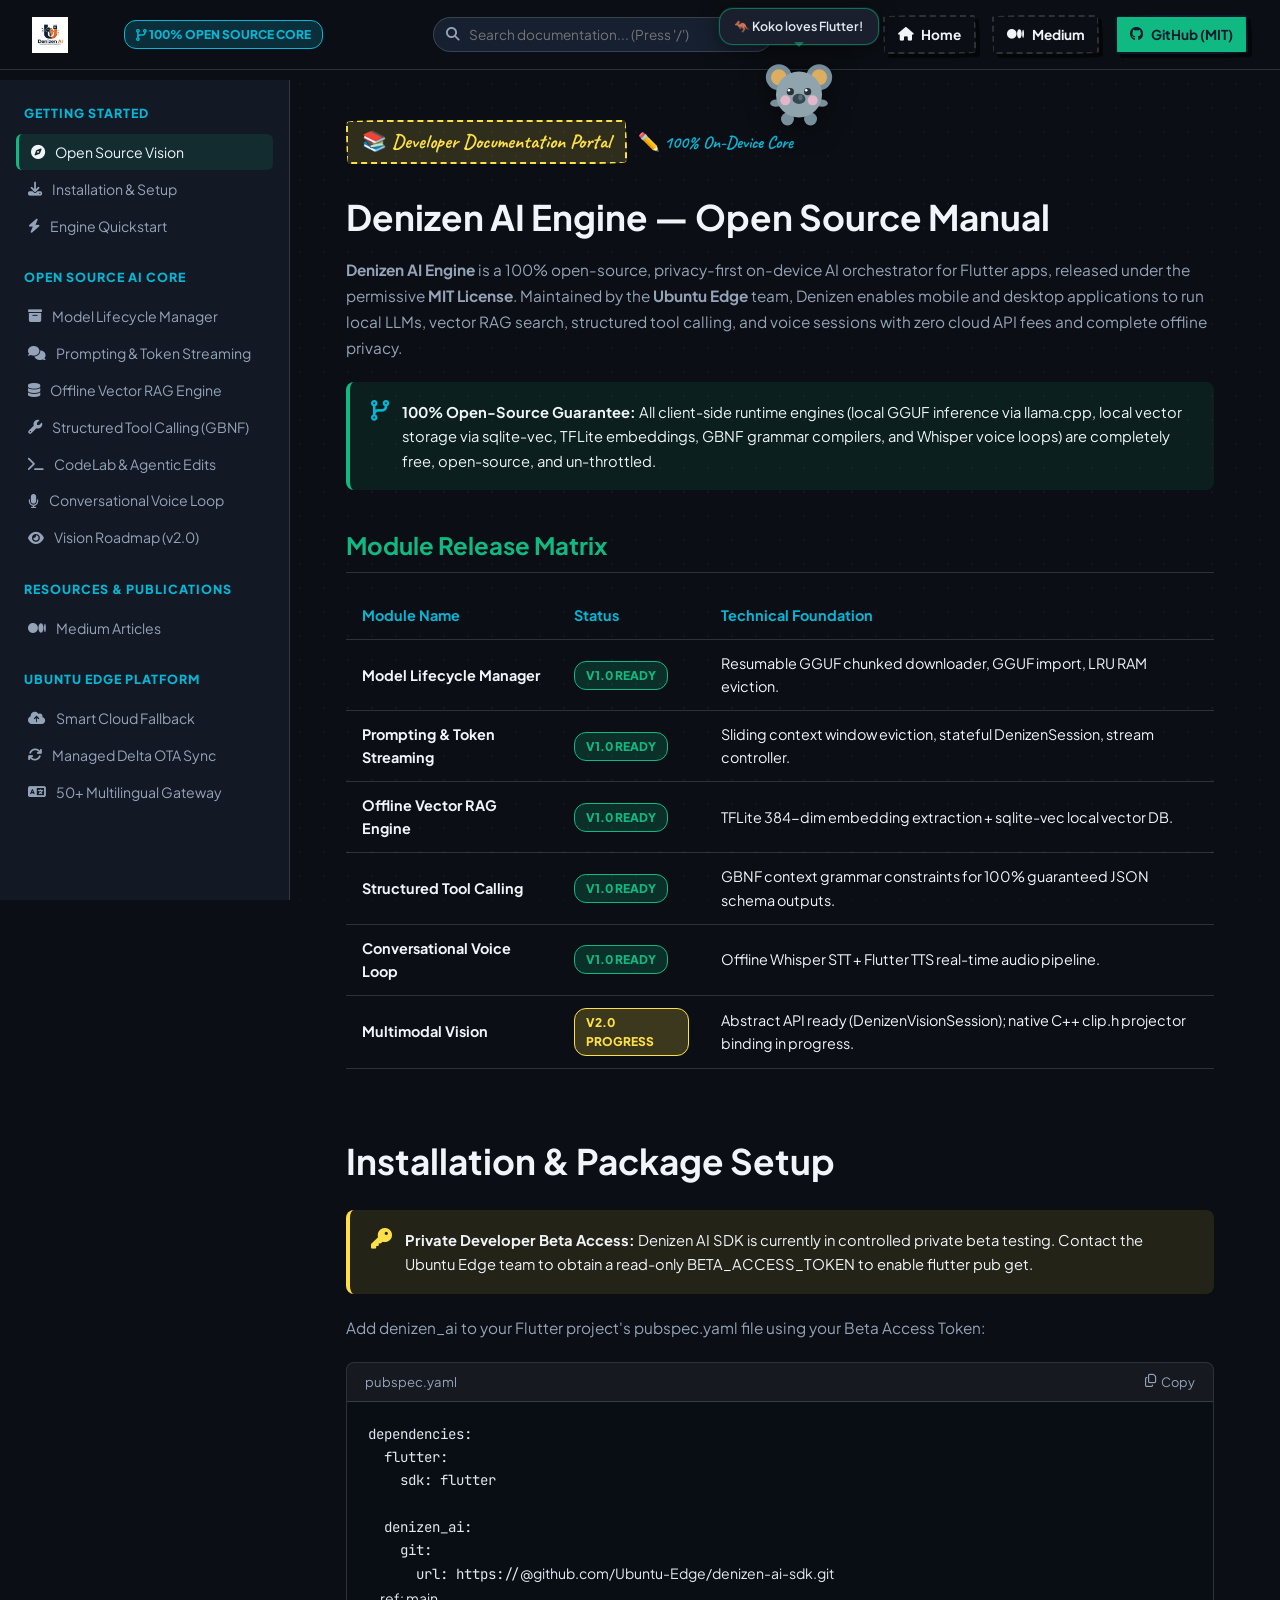
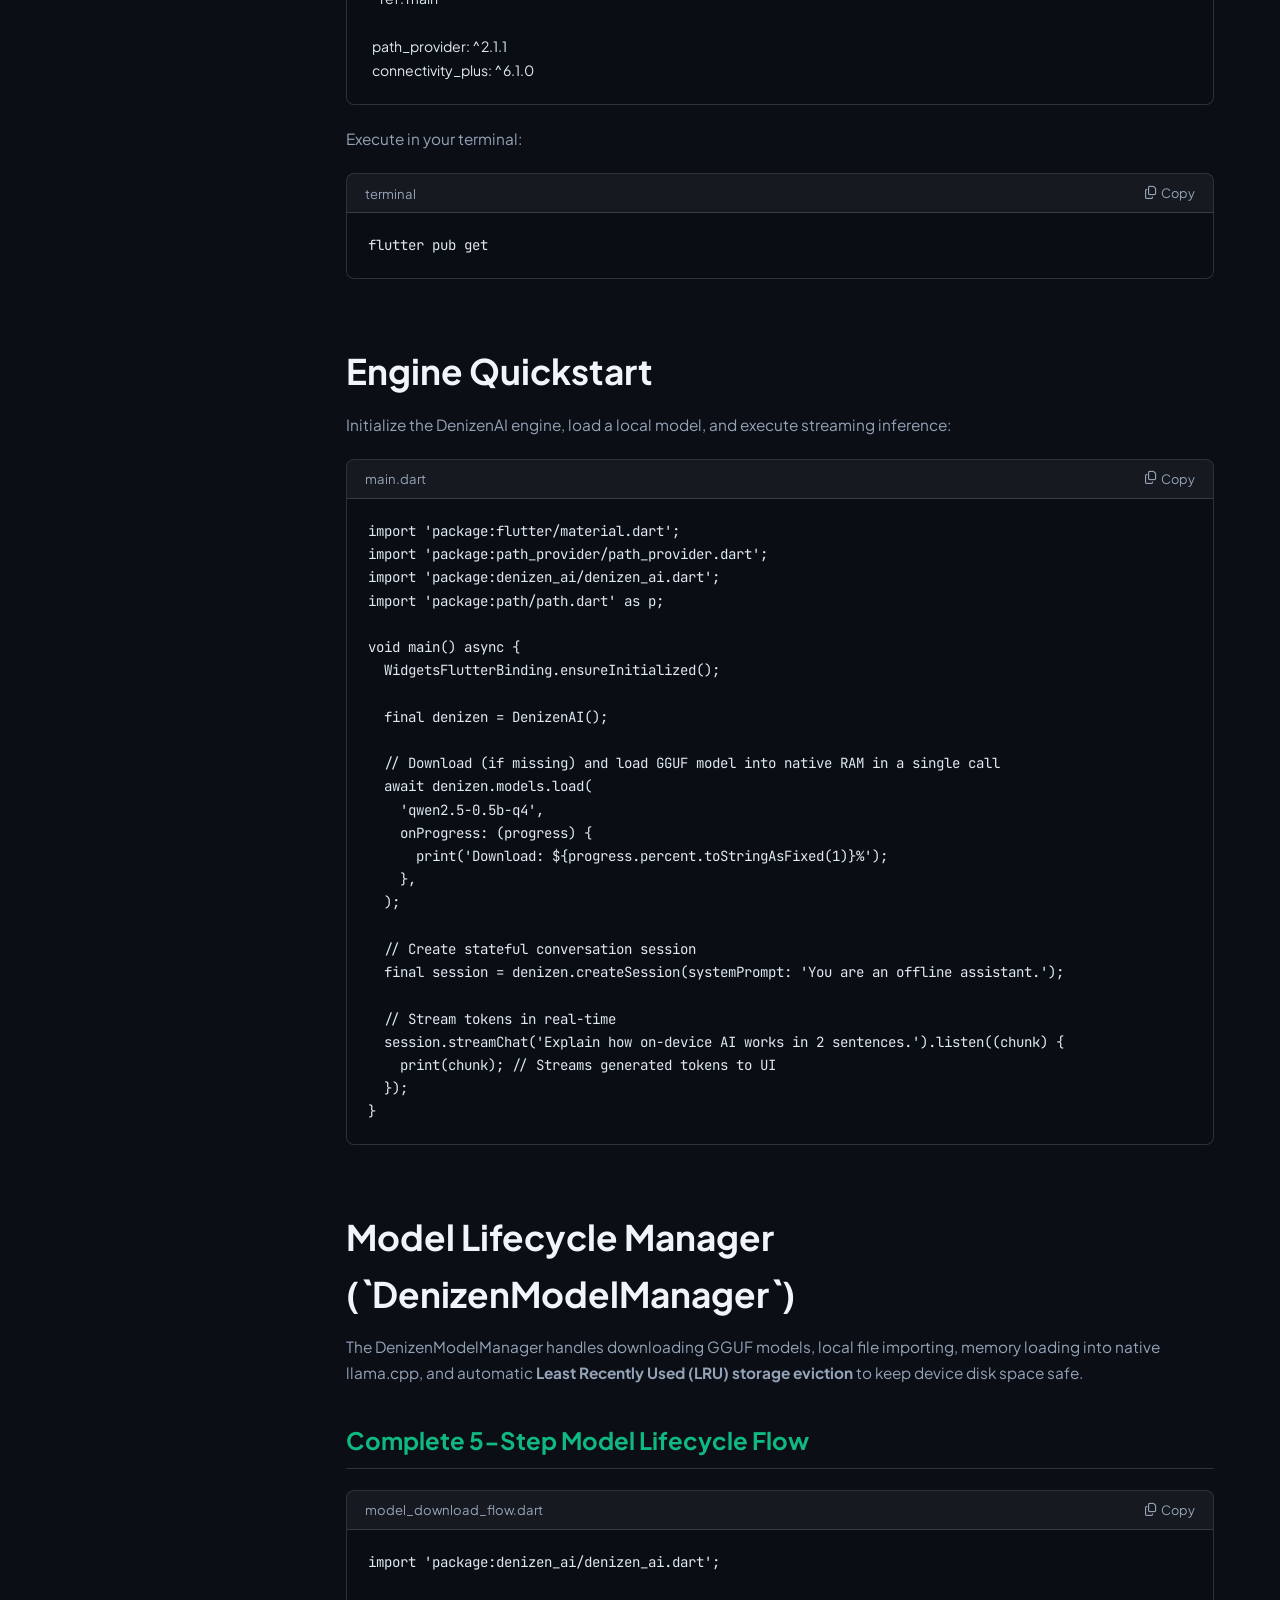
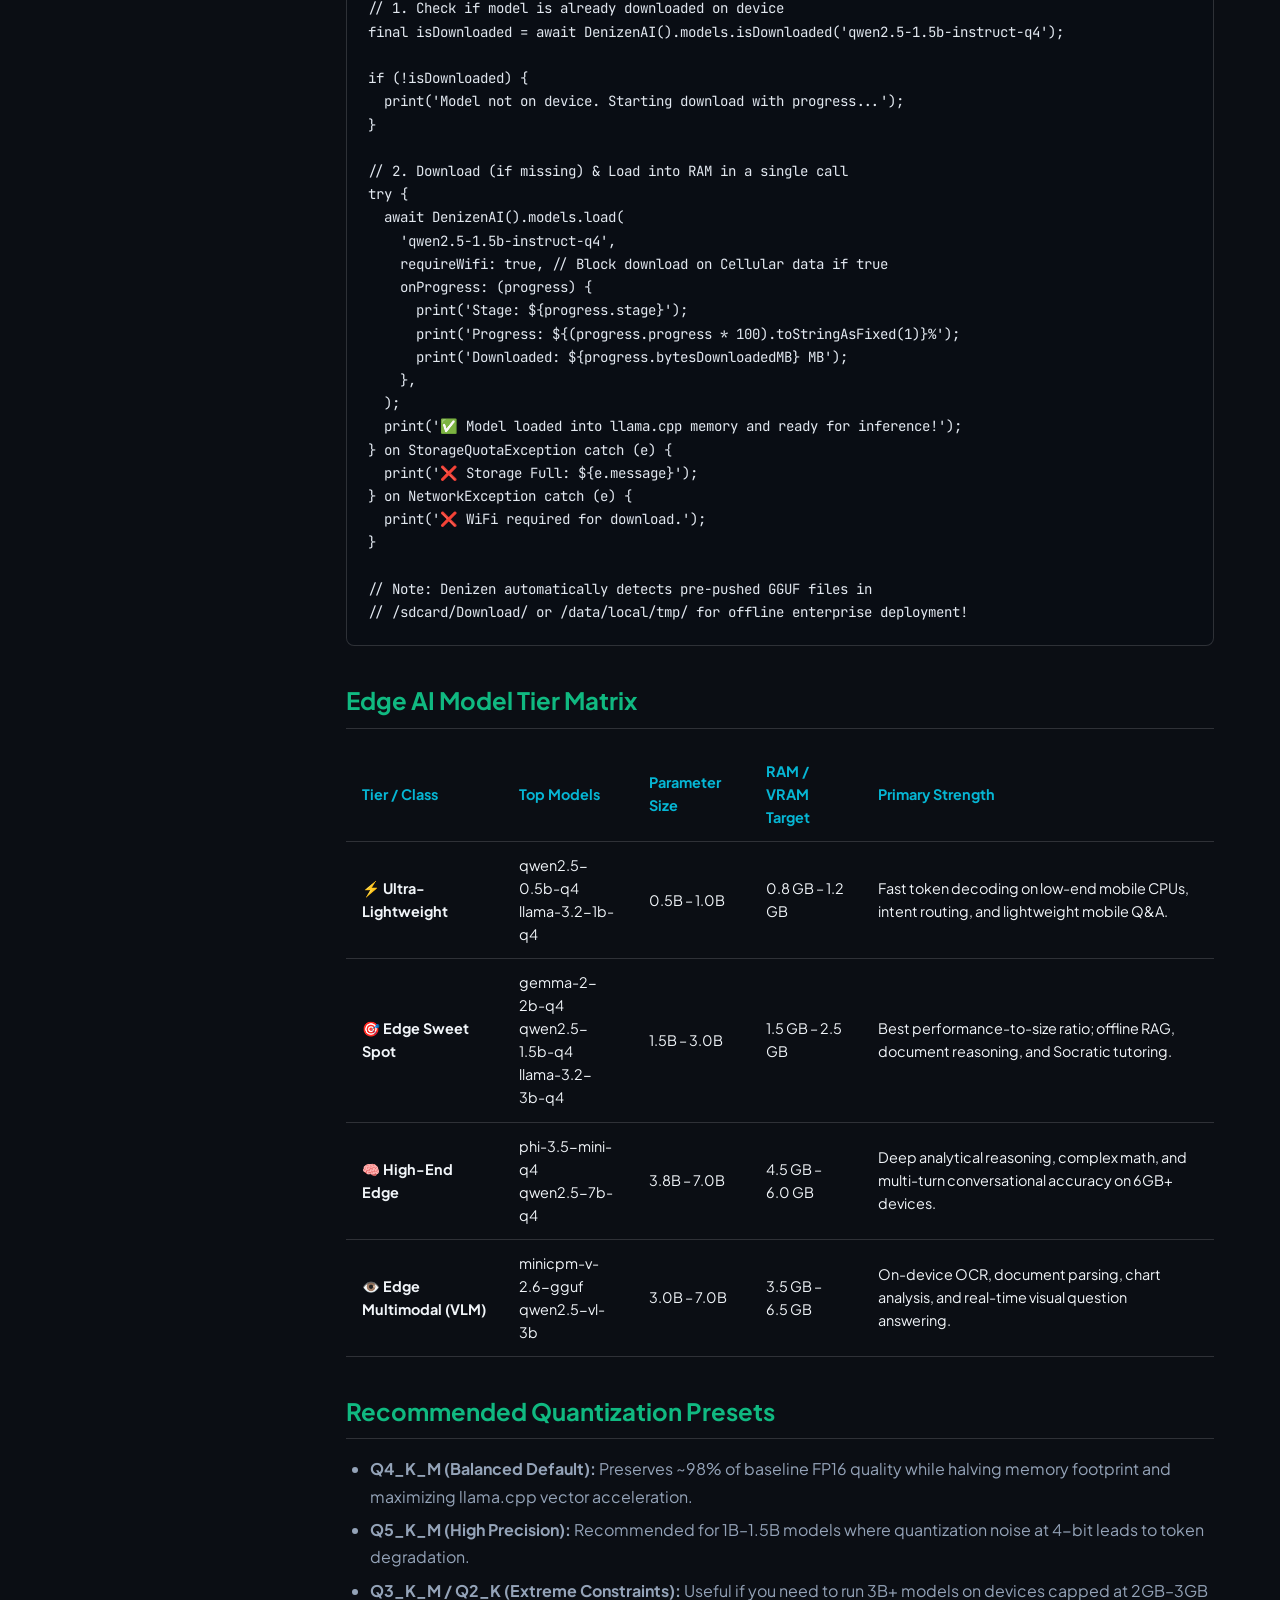
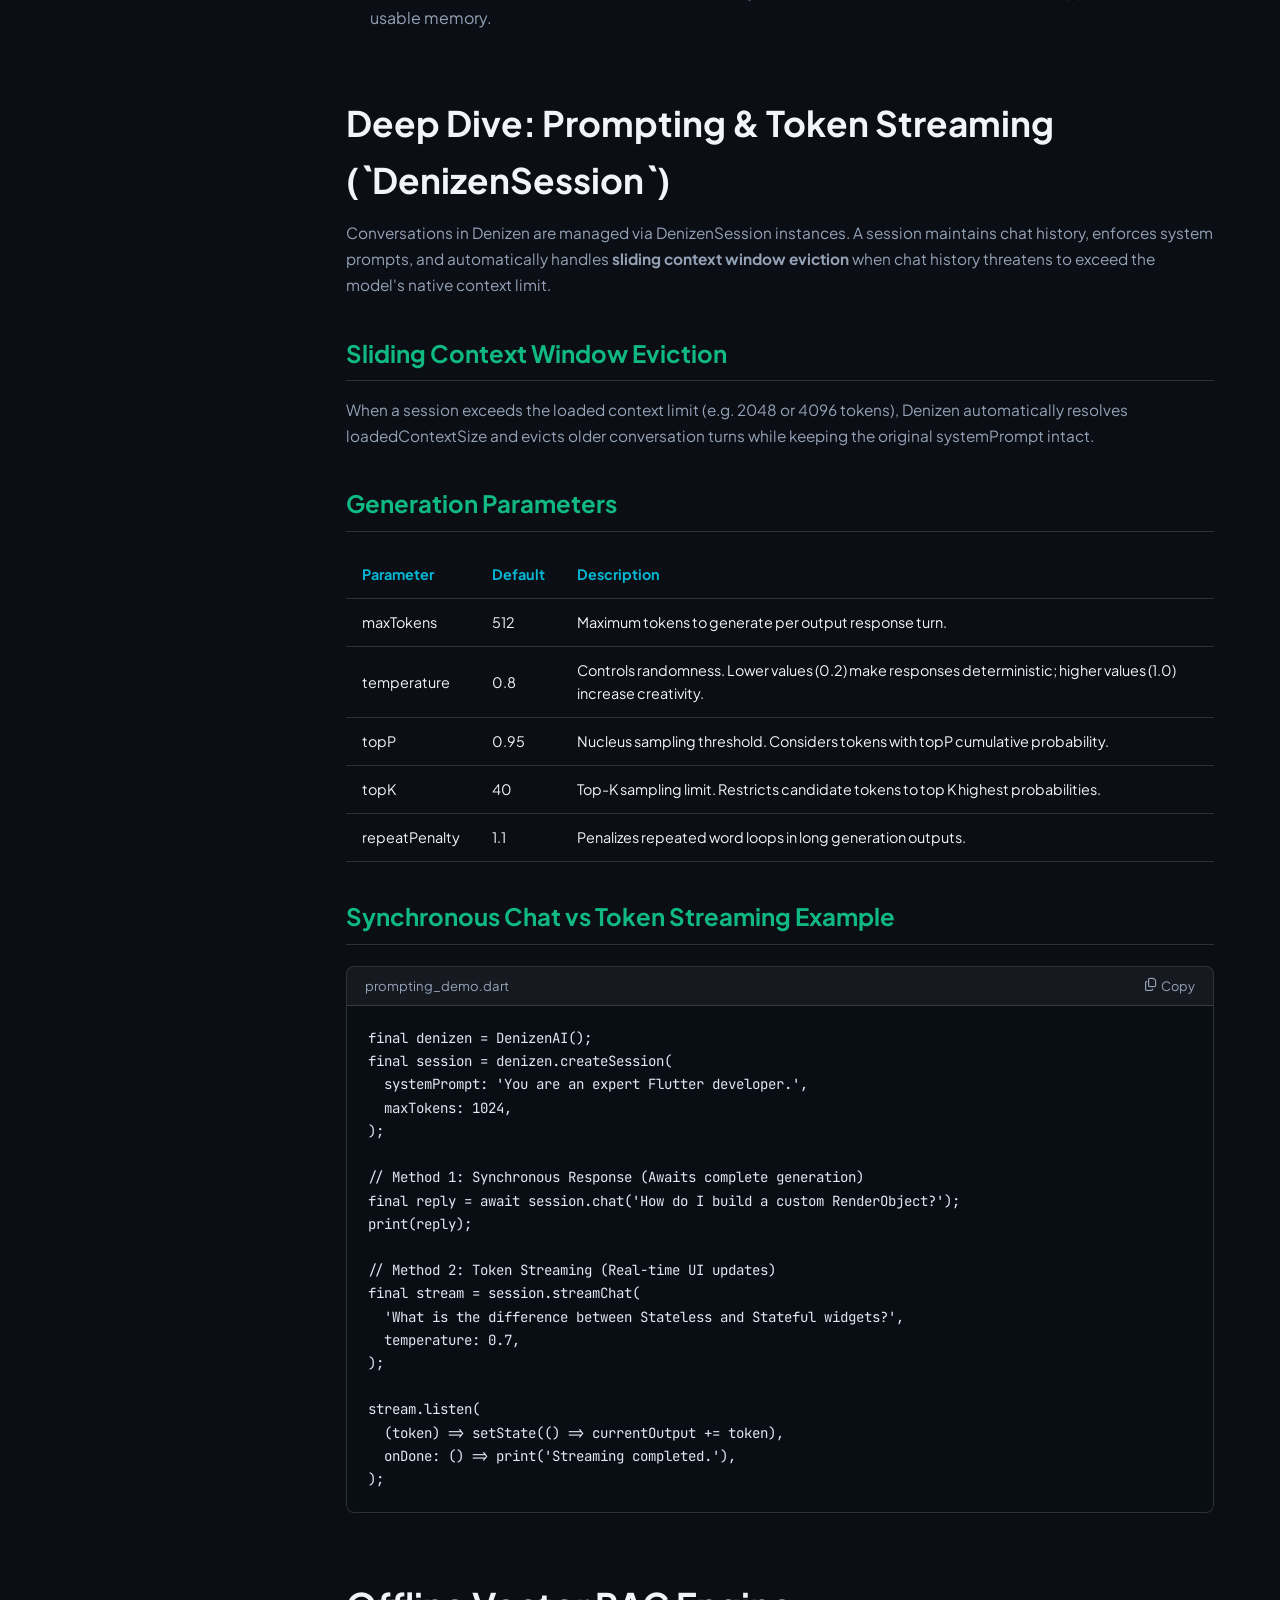
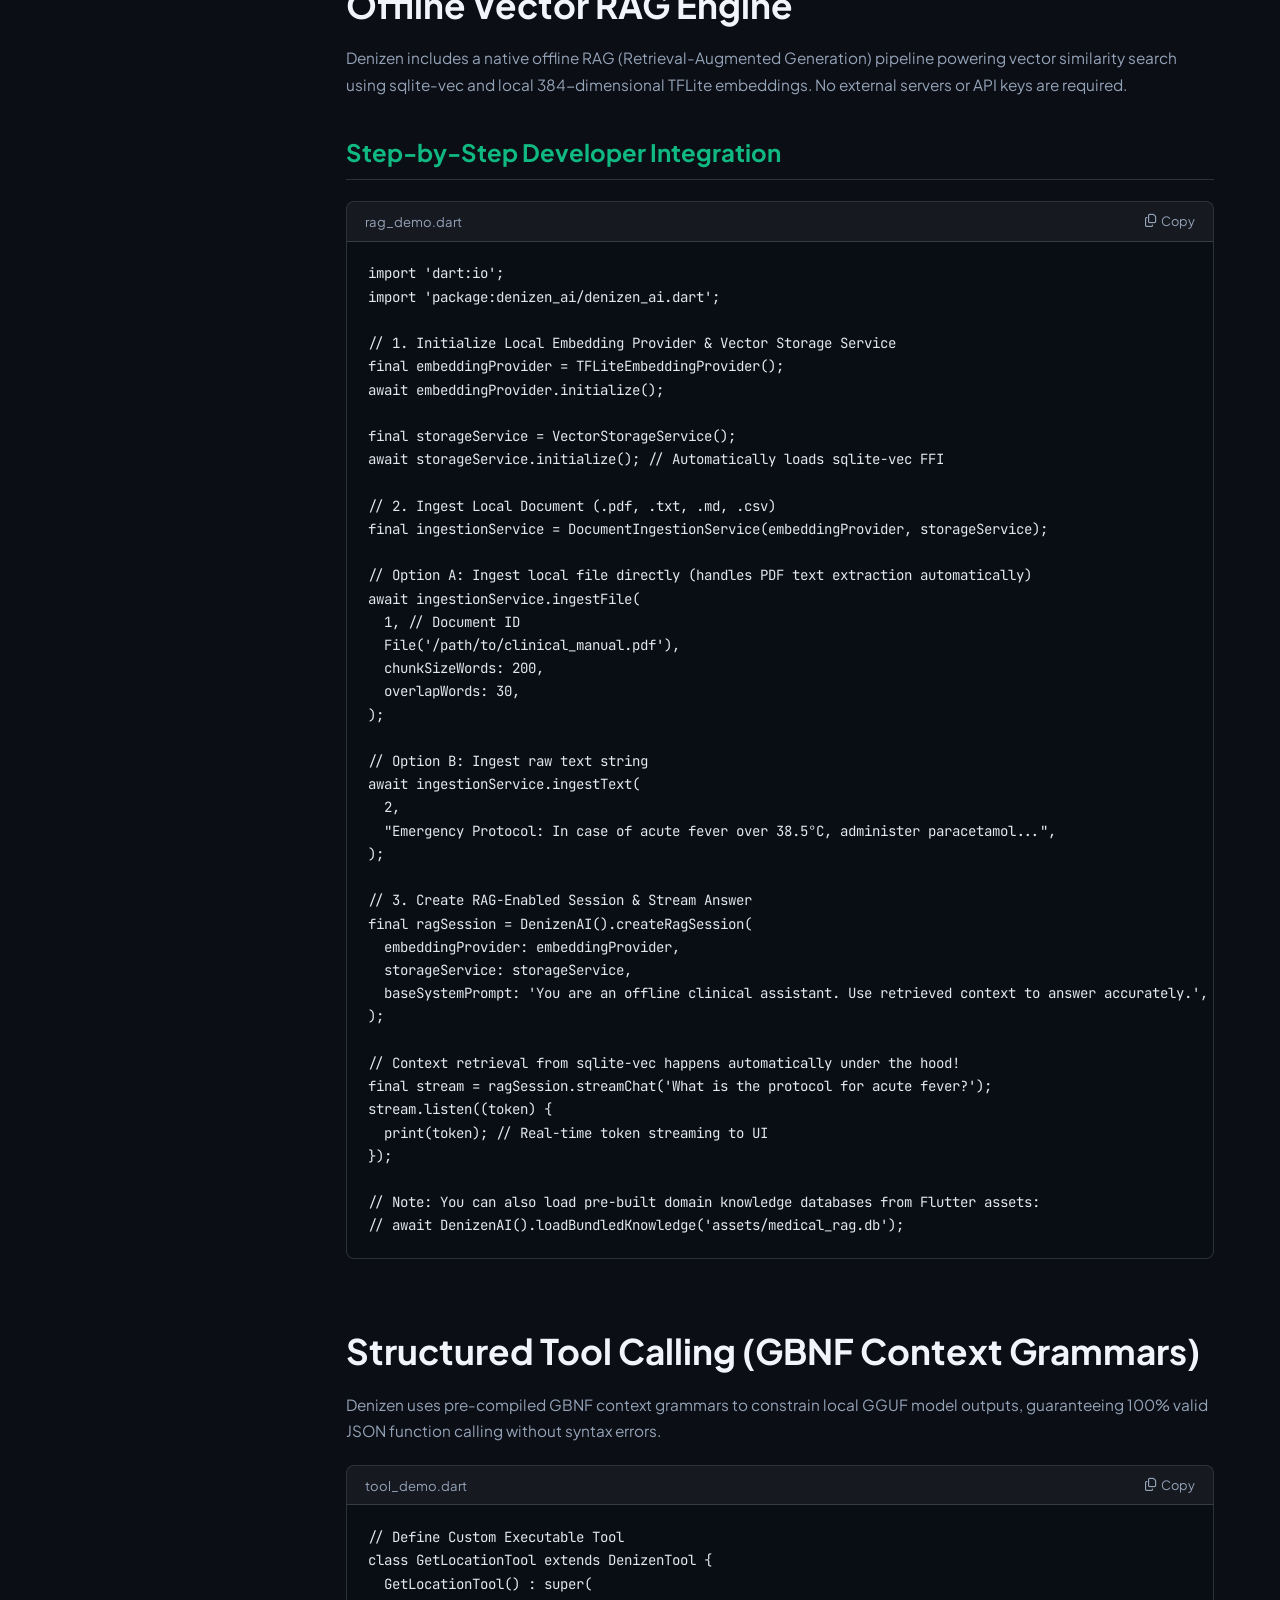
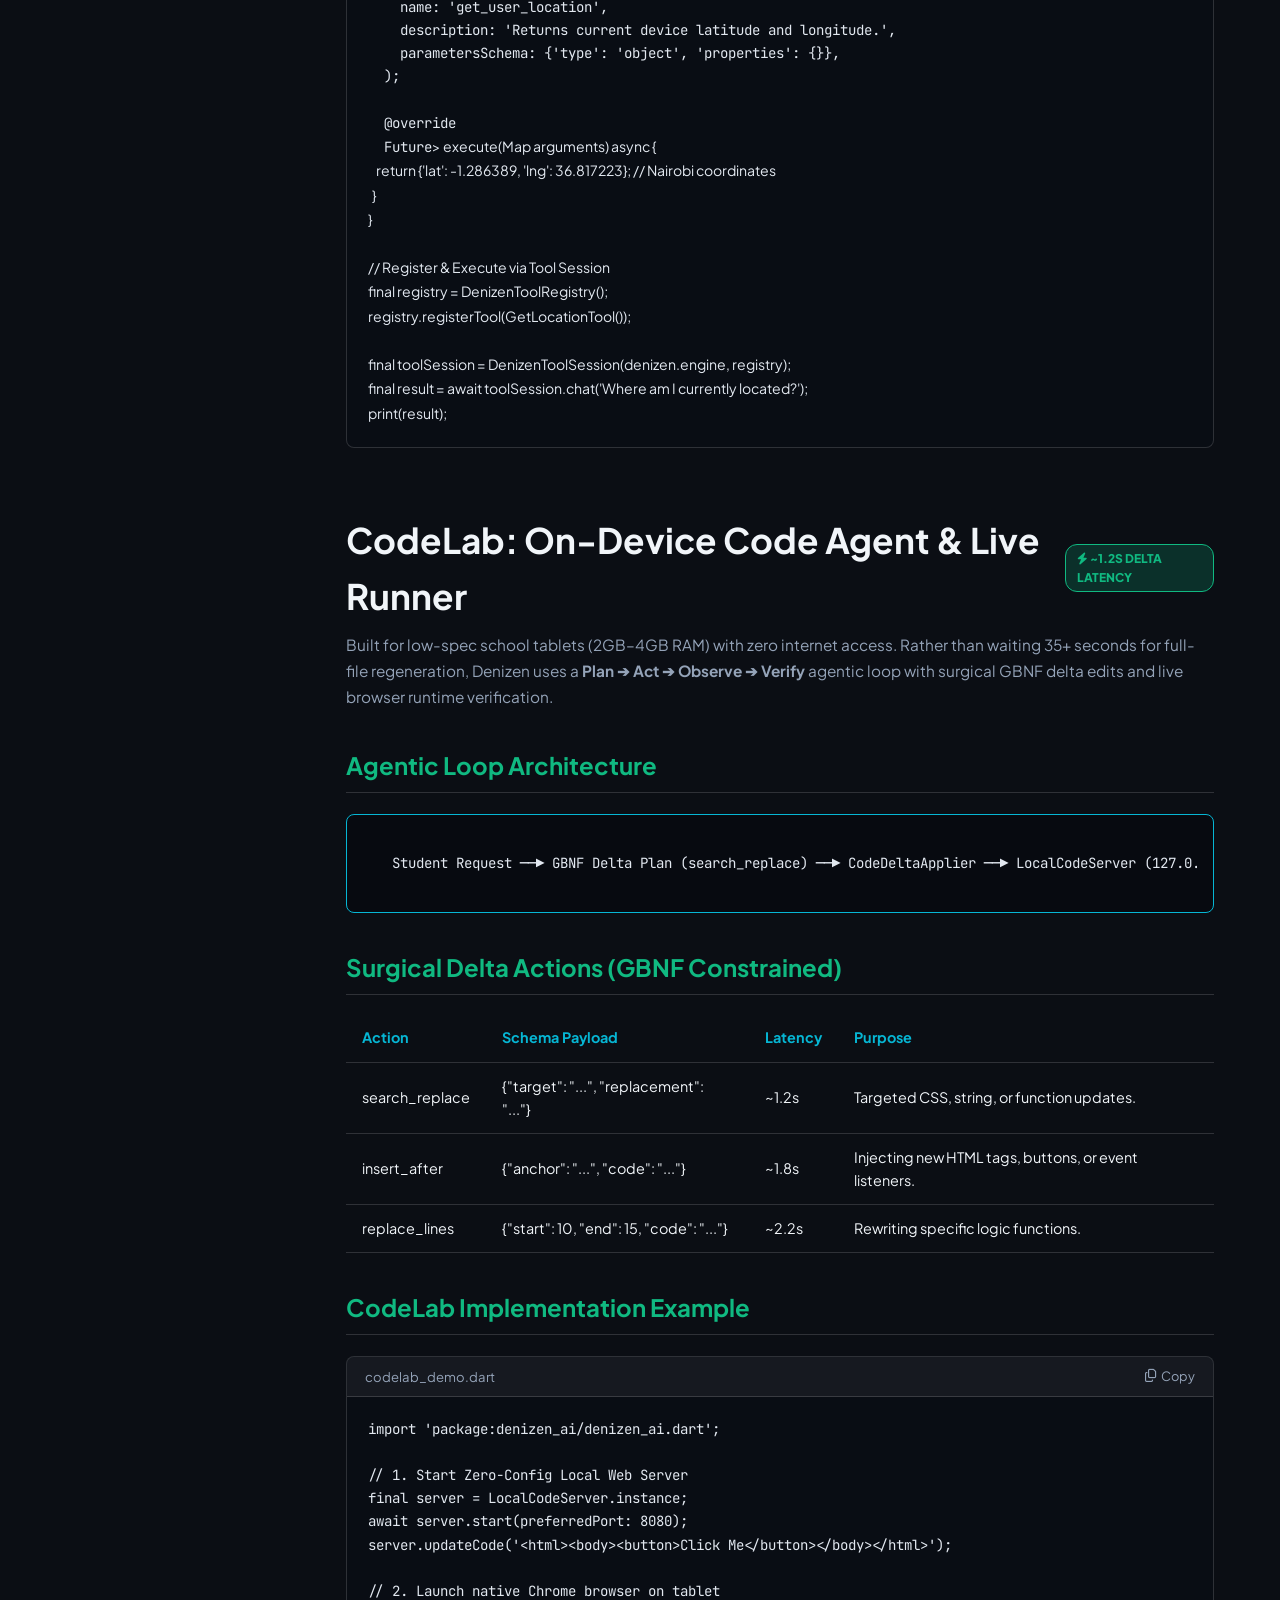
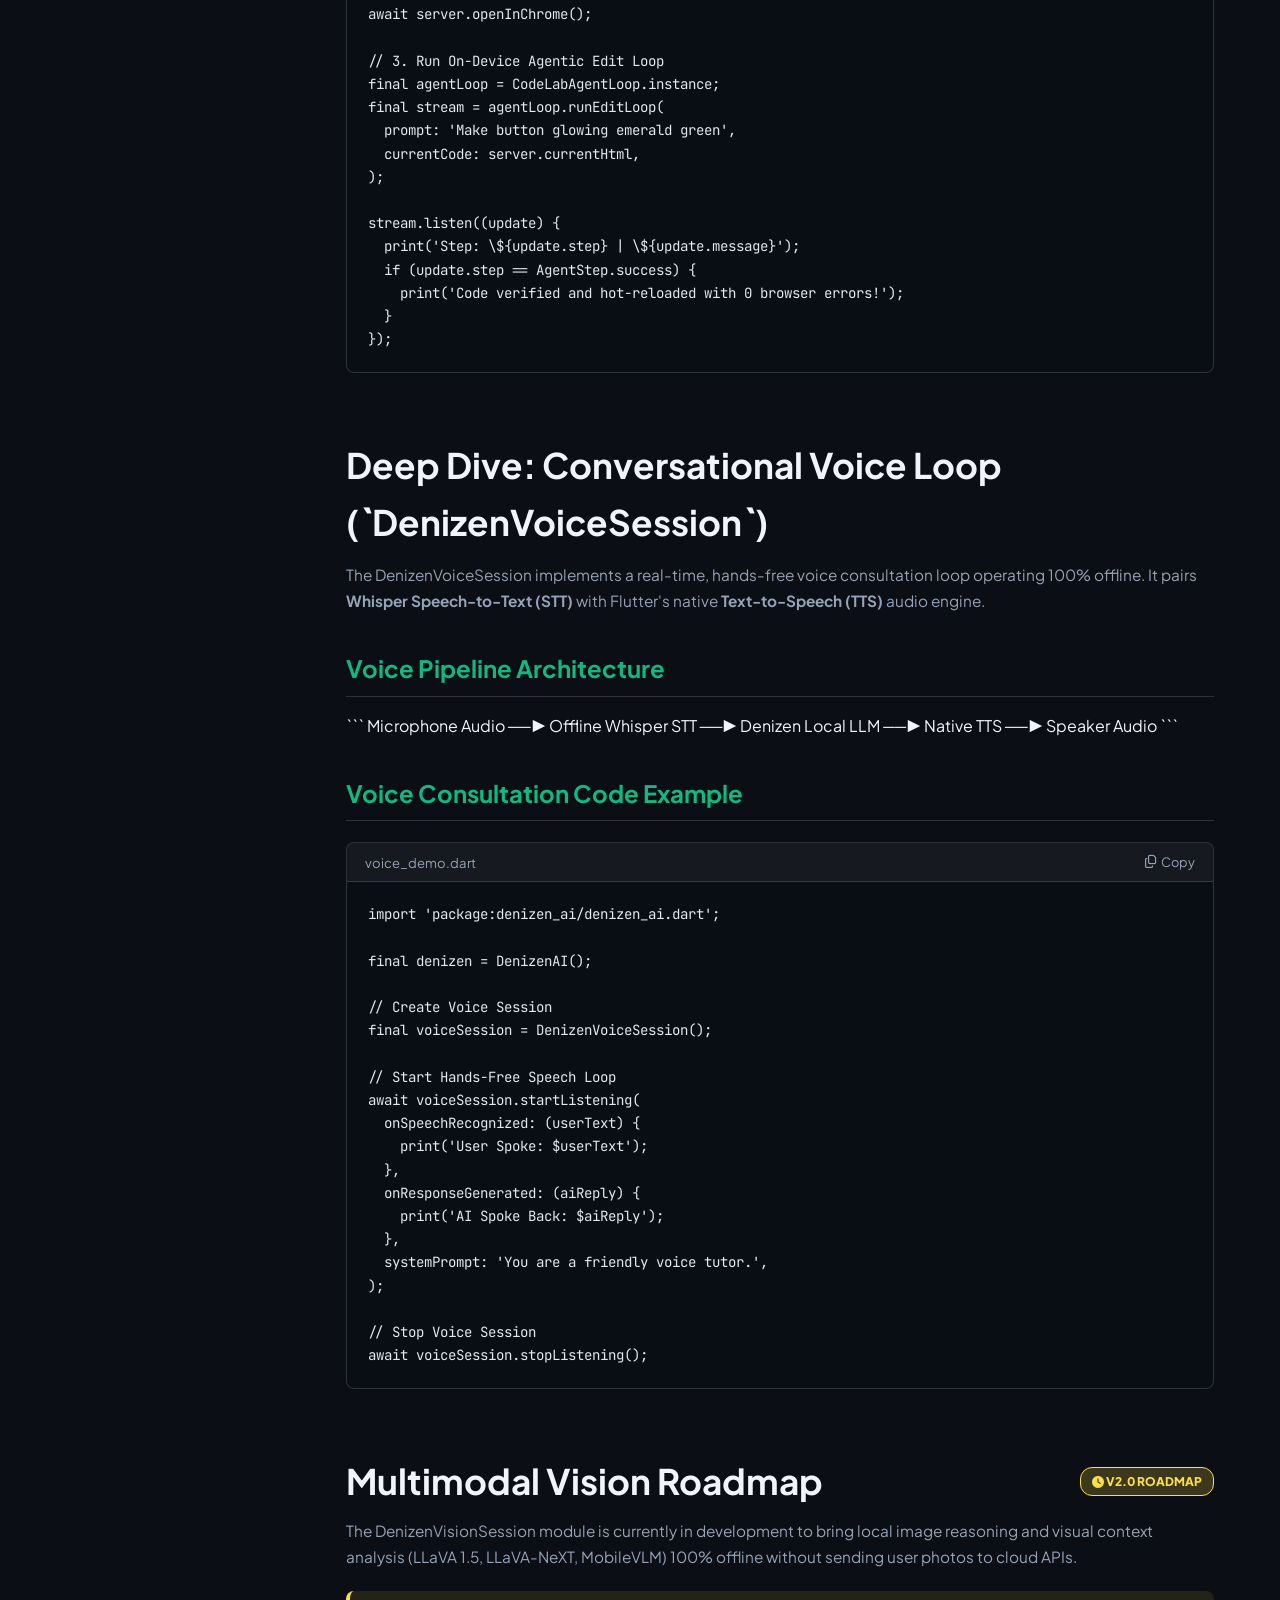
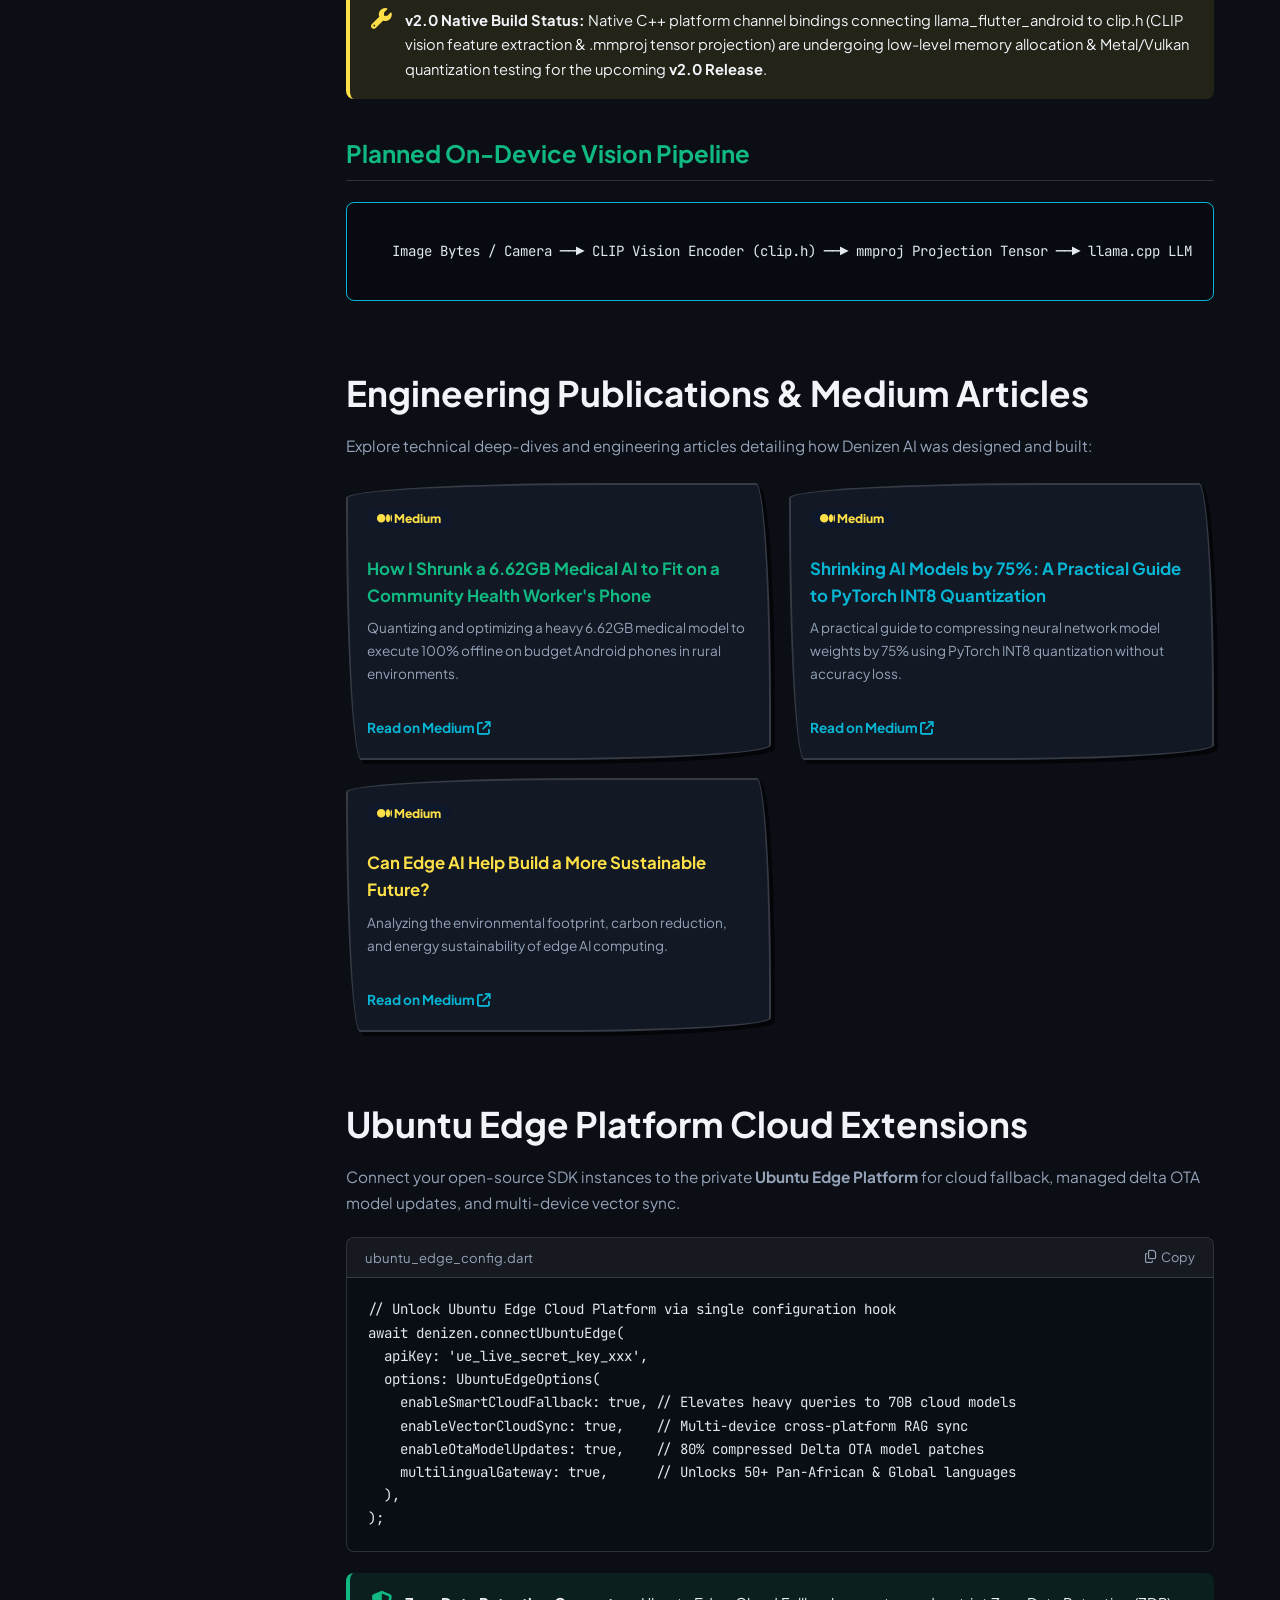
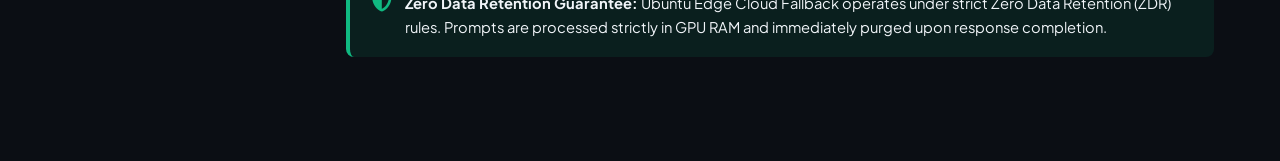
<file: docs.html>
<!DOCTYPE html>
<html lang="en" class="dark">
<head>
  <meta charset="UTF-8">
  <meta name="viewport" content="width=device-width, initial-scale=1.0">
  <title>Developer Documentation | Denizen AI Open Source Engine</title>
  <meta name="description" content="Official developer documentation for Denizen AI Engine: 100% open-source on-device AI framework for Flutter. Complete guides for GGUF LLMs, Vector RAG, Tool Calling, and Voice Loops.">
  
  <!-- Google Fonts -->
  <link rel="preconnect" href="https://fonts.googleapis.com">
  <link rel="preconnect" href="https://fonts.gstatic.com" crossorigin>
  <link href="https://fonts.googleapis.com/css2?family=Caveat:wght@600;700&family=Plus+Jakarta+Sans:wght@300;400;500;600;700;800&family=JetBrains+Mono:wght@400;600;700&display=swap" rel="stylesheet">
  
  <!-- FontAwesome Icons -->
  <link rel="stylesheet" href="https://cdnjs.cloudflare.com/ajax/libs/font-awesome/6.5.1/css/all.min.css">
  
  <!-- Custom Stylesheet -->
  <link rel="stylesheet" href="styles.css">

  <style>
    /* Documentation Portal Custom Layout Styling */
    .docs-layout {
      display: flex;
      min-height: calc(100vh - 120px);
      max-width: 1440px;
      margin: 0 auto;
      padding-top: 80px;
    }
    
    .docs-sidebar {
      width: 290px;
      position: sticky;
      top: 80px;
      height: calc(100vh - 80px);
      overflow-y: auto;
      border-right: 1px solid var(--border-sketch);
      padding: 1.5rem 1rem;
      background: var(--bg-card);
      flex-shrink: 0;
    }

    .docs-sidebar-section {
      margin-bottom: 1.5rem;
    }

    .docs-sidebar-title {
      font-size: 0.78rem;
      text-transform: uppercase;
      letter-spacing: 1px;
      color: var(--sketch-cyan);
      font-weight: 800;
      margin-bottom: 0.6rem;
      padding-left: 0.5rem;
    }

    .docs-sidebar-links {
      list-style: none;
      padding: 0;
      margin: 0;
    }

    .docs-sidebar-links a {
      display: flex;
      align-items: center;
      gap: 0.6rem;
      padding: 0.45rem 0.75rem;
      color: var(--text-muted);
      text-decoration: none;
      font-size: 0.88rem;
      border-radius: 6px;
      transition: all 0.2s ease;
    }

    .docs-sidebar-links a:hover,
    .docs-sidebar-links a.active {
      color: var(--text-main);
      background: rgba(16, 185, 129, 0.12);
      border-left: 3px solid var(--sketch-mint);
    }

    .docs-content {
      flex: 1;
      padding: 2.5rem 3.5rem;
      max-width: 980px;
      overflow-y: auto;
    }

    .docs-header-bar {
      position: fixed;
      top: 0;
      left: 0;
      right: 0;
      height: 70px;
      background: var(--bg-dark);
      border-bottom: 1px solid var(--border-sketch);
      display: flex;
      align-items: center;
      justify-content: space-between;
      padding: 0 2rem;
      z-index: 1000;
    }

    .docs-search-box {
      position: relative;
      width: 340px;
    }

    .docs-search-box input {
      width: 100%;
      background: var(--bg-input);
      border: 1px solid var(--border-sketch);
      color: var(--text-main);
      padding: 0.5rem 1rem 0.5rem 2.2rem;
      border-radius: 20px;
      font-size: 0.85rem;
    }

    .docs-search-box i {
      position: absolute;
      left: 0.8rem;
      top: 50%;
      transform: translateY(-50%);
      color: var(--text-muted);
      font-size: 0.85rem;
    }

    .docs-section {
      margin-bottom: 4rem;
      scroll-margin-top: 90px;
    }

    .docs-section h1 {
      font-size: 2.2rem;
      margin-bottom: 0.75rem;
      color: var(--text-main);
    }

    .docs-section h2 {
      font-size: 1.5rem;
      margin-top: 2.2rem;
      margin-bottom: 1rem;
      color: var(--sketch-mint);
      border-bottom: 1px solid var(--border-sketch);
      padding-bottom: 0.5rem;
    }

    .docs-section h3 {
      font-size: 1.15rem;
      margin-top: 1.6rem;
      margin-bottom: 0.6rem;
      color: var(--sketch-yellow);
    }

    .docs-section p {
      line-height: 1.7;
      color: var(--text-muted);
      margin-bottom: 1rem;
      font-size: 0.96rem;
    }

    .docs-section ul, .docs-section ol {
      color: var(--text-muted);
      line-height: 1.7;
      margin-bottom: 1.2rem;
      padding-left: 1.5rem;
    }

    .docs-section li {
      margin-bottom: 0.4rem;
    }

    .doc-alert {
      padding: 1.1rem 1.3rem;
      border-radius: 8px;
      margin: 1.3rem 0;
      display: flex;
      gap: 0.85rem;
      align-items: flex-start;
      font-size: 0.92rem;
      line-height: 1.65;
    }

    .doc-alert-tip {
      background: rgba(16, 185, 129, 0.1);
      border-left: 4px solid var(--sketch-mint);
      color: var(--text-main);
    }

    .doc-alert-important {
      background: rgba(253, 224, 71, 0.1);
      border-left: 4px solid var(--sketch-yellow);
      color: var(--text-main);
    }

    .doc-alert-warning {
      background: rgba(251, 113, 133, 0.1);
      border-left: 4px solid var(--sketch-pink);
      color: var(--text-main);
    }

    .code-block-wrapper {
      position: relative;
      margin: 1.3rem 0;
      background: #090d14;
      border: 1px solid var(--border-sketch);
      border-radius: 8px;
      overflow: hidden;
    }

    .code-header {
      display: flex;
      justify-content: space-between;
      align-items: center;
      padding: 0.55rem 1.1rem;
      background: rgba(255, 255, 255, 0.05);
      border-bottom: 1px solid var(--border-sketch);
      font-family: var(--font-mono);
      font-size: 0.82rem;
      color: var(--text-muted);
    }

    .btn-copy {
      background: transparent;
      border: none;
      color: var(--text-muted);
      cursor: pointer;
      font-size: 0.8rem;
      display: flex;
      align-items: center;
      gap: 0.35rem;
      transition: color 0.2s;
    }

    .btn-copy:hover {
      color: var(--sketch-mint);
    }

    pre code {
      display: block;
      padding: 1.3rem;
      overflow-x: auto;
      font-family: var(--font-mono);
      font-size: 0.88rem;
      line-height: 1.65;
      color: #e2e8f0;
    }

    .badge-status {
      display: inline-block;
      padding: 0.25rem 0.7rem;
      border-radius: 12px;
      font-size: 0.75rem;
      font-weight: 800;
      text-transform: uppercase;
    }

    .badge-ready {
      background: rgba(16, 185, 129, 0.2);
      color: var(--sketch-mint);
      border: 1px solid var(--sketch-mint);
    }

    .badge-open-source {
      background: rgba(6, 182, 212, 0.2);
      color: var(--sketch-cyan);
      border: 1px solid var(--sketch-cyan);
    }

    .badge-progress {
      background: rgba(253, 224, 71, 0.2);
      color: var(--sketch-yellow);
      border: 1px solid var(--sketch-yellow);
    }

    .params-table {
      width: 100%;
      border-collapse: collapse;
      margin: 1.2rem 0;
      font-size: 0.9rem;
    }

    .params-table th, .params-table td {
      padding: 0.75rem 1rem;
      border-bottom: 1px solid var(--border-sketch);
      text-align: left;
    }

    .params-table th {
      color: var(--sketch-cyan);
      font-weight: 700;
    }

    @media (max-width: 900px) {
      .docs-sidebar {
        display: none;
      }
      .docs-content {
        padding: 1.5rem;
      }
      .docs-search-box {
        width: 180px;
      }
    }
  </style>
</head>
<body>

  <!-- Noise & Doodle Background Overlay -->
  <div class="doodle-bg-overlay"></div>

  <!-- Documentation Header Bar -->
  <header class="docs-header-bar">
    <div style="display: flex; align-items: center; gap: 1rem;">
      <a href="index.html" class="logo">
        <img src="assets/denizen_logo.png" alt="Denizen AI Logo" style="height: 36px;">
      </a>
      <span class="badge-status badge-open-source"><i class="fa-solid fa-code-branch"></i> 100% Open Source Core</span>
    </div>

    <div class="docs-search-box">
      <i class="fa-solid fa-magnifying-glass"></i>
      <input type="text" id="docsSearch" placeholder="Search documentation... (Press '/')" onkeyup="filterDocs()">
    </div>

    <div style="display: flex; align-items: center; gap: 1rem;">
      <a href="index.html" class="btn btn-sketch-outline" style="padding: 0.4rem 0.8rem; font-size: 0.85rem;">
        <i class="fa-solid fa-house"></i> Home
      </a>
      <a href="https://medium.com/@ibrahimfadhili" target="_blank" class="btn btn-sketch-outline" style="padding: 0.4rem 0.8rem; font-size: 0.85rem;">
        <i class="fa-brands fa-medium"></i> Medium
      </a>
      <a href="https://github.com/Ubuntu-Edge/denizen-ai-sdk" target="_blank" class="btn btn-sketch-primary" style="padding: 0.4rem 0.8rem; font-size: 0.85rem;">
        <i class="fa-brands fa-github"></i> GitHub (MIT)
      </a>
    </div>
  </header>

  <!-- Docs Main Layout -->
  <div class="docs-layout">

    <!-- Sidebar Navigation -->
    <aside class="docs-sidebar">
      <div class="docs-sidebar-section">
        <div class="docs-sidebar-title">Getting Started</div>
        <ul class="docs-sidebar-links">
          <li><a href="#overview" class="active"><i class="fa-solid fa-compass"></i> Open Source Vision</a></li>
          <li><a href="#installation"><i class="fa-solid fa-download"></i> Installation & Setup</a></li>
          <li><a href="#quickstart"><i class="fa-solid fa-bolt"></i> Engine Quickstart</a></li>
        </ul>
      </div>

      <div class="docs-sidebar-section">
        <div class="docs-sidebar-title">Open Source AI Core</div>
        <ul class="docs-sidebar-links">
          <li><a href="#model-management"><i class="fa-solid fa-box-archive"></i> Model Lifecycle Manager</a></li>
          <li><a href="#prompting-streaming"><i class="fa-solid fa-comments"></i> Prompting & Token Streaming</a></li>
          <li><a href="#vector-rag"><i class="fa-solid fa-database"></i> Offline Vector RAG Engine</a></li>
          <li><a href="#tool-calling"><i class="fa-solid fa-wrench"></i> Structured Tool Calling (GBNF)</a></li>
          <li><a href="#codelab-engine"><i class="fa-solid fa-terminal"></i> CodeLab & Agentic Edits</a></li>
          <li><a href="#voice-engine"><i class="fa-solid fa-microphone"></i> Conversational Voice Loop</a></li>
          <li><a href="#multimodal-vision"><i class="fa-solid fa-eye"></i> Vision Roadmap (v2.0)</a></li>
        </ul>
      </div>

      <div class="docs-sidebar-section">
        <div class="docs-sidebar-title">Resources & Publications</div>
        <ul class="docs-sidebar-links">
          <li><a href="#medium-articles"><i class="fa-brands fa-medium"></i> Medium Articles</a></li>
        </ul>
      </div>

      <div class="docs-sidebar-section">
        <div class="docs-sidebar-title">Ubuntu Edge Platform</div>
        <ul class="docs-sidebar-links">
          <li><a href="#smart-cloud-fallback"><i class="fa-solid fa-cloud-arrow-up"></i> Smart Cloud Fallback</a></li>
          <li><a href="#delta-ota-updates"><i class="fa-solid fa-arrows-rotate"></i> Managed Delta OTA Sync</a></li>
          <li><a href="#multilingual"><i class="fa-solid fa-language"></i> 50+ Multilingual Gateway</a></li>
        </ul>
      </div>
    </aside>

    <!-- Main Documentation Content -->
    <main class="docs-content">

      <!-- SECTION 1: OVERVIEW -->
      <section id="overview" class="docs-section">
        <div style="margin-bottom: 0.8rem;">
          <span class="handwriting-badge bg-yellow">📚 Developer Documentation Portal</span>
          <span class="handwriting" style="font-size: 1.1rem; margin-left: 0.5rem; color: var(--sketch-cyan);">✏️ 100% On-Device Core</span>
        </div>
        <h1>Denizen AI Engine — Open Source Manual</h1>
        <p><strong>Denizen AI Engine</strong> is a 100% open-source, privacy-first on-device AI orchestrator for Flutter apps, released under the permissive <strong>MIT License</strong>. Maintained by the <strong>Ubuntu Edge</strong> team, Denizen enables mobile and desktop applications to run local LLMs, vector RAG search, structured tool calling, and voice sessions with zero cloud API fees and complete offline privacy.</p>
        
        <div class="doc-alert doc-alert-tip">
          <i class="fa-solid fa-code-branch" style="font-size: 1.3rem; color: var(--sketch-cyan);"></i>
          <div>
            <strong>100% Open-Source Guarantee:</strong> All client-side runtime engines (local GGUF inference via <code>llama.cpp</code>, local vector storage via <code>sqlite-vec</code>, TFLite embeddings, GBNF grammar compilers, and Whisper voice loops) are completely free, open-source, and un-throttled.
          </div>
        </div>

        <h2>Module Release Matrix</h2>
        <table class="params-table">
          <thead>
            <tr>
              <th>Module Name</th>
              <th>Status</th>
              <th>Technical Foundation</th>
            </tr>
          </thead>
          <tbody>
            <tr>
              <td><strong>Model Lifecycle Manager</strong></td>
              <td><span class="badge-status badge-ready">v1.0 Ready</span></td>
              <td>Resumable GGUF chunked downloader, GGUF import, LRU RAM eviction.</td>
            </tr>
            <tr>
              <td><strong>Prompting & Token Streaming</strong></td>
              <td><span class="badge-status badge-ready">v1.0 Ready</span></td>
              <td>Sliding context window eviction, stateful <code>DenizenSession</code>, stream controller.</td>
            </tr>
            <tr>
              <td><strong>Offline Vector RAG Engine</strong></td>
              <td><span class="badge-status badge-ready">v1.0 Ready</span></td>
              <td>TFLite 384-dim embedding extraction + <code>sqlite-vec</code> local vector DB.</td>
            </tr>
            <tr>
              <td><strong>Structured Tool Calling</strong></td>
              <td><span class="badge-status badge-ready">v1.0 Ready</span></td>
              <td>GBNF context grammar constraints for 100% guaranteed JSON schema outputs.</td>
            </tr>
            <tr>
              <td><strong>Conversational Voice Loop</strong></td>
              <td><span class="badge-status badge-ready">v1.0 Ready</span></td>
              <td>Offline Whisper STT + Flutter TTS real-time audio pipeline.</td>
            </tr>
            <tr>
              <td><strong>Multimodal Vision</strong></td>
              <td><span class="badge-status badge-progress">v2.0 Progress</span></td>
              <td>Abstract API ready (<code>DenizenVisionSession</code>); native C++ <code>clip.h</code> projector binding in progress.</td>
            </tr>
          </tbody>
        </table>
      </section>

      <!-- SECTION 2: INSTALLATION -->
      <section id="installation" class="docs-section">
        <h1>Installation & Package Setup</h1>
        
        <div class="doc-alert doc-alert-tip" style="border-left-color: var(--sketch-yellow); background: rgba(253, 224, 71, 0.1);">
          <i class="fa-solid fa-key" style="font-size: 1.3rem; color: var(--sketch-yellow);"></i>
          <div>
            <strong>Private Developer Beta Access:</strong> Denizen AI SDK is currently in controlled private beta testing. Contact the Ubuntu Edge team to obtain a read-only <code>BETA_ACCESS_TOKEN</code> to enable <code>flutter pub get</code>.
          </div>
        </div>

        <p>Add <code>denizen_ai</code> to your Flutter project's <code>pubspec.yaml</code> file using your Beta Access Token:</p>

        <div class="code-block-wrapper">
          <div class="code-header">
            <span>pubspec.yaml</span>
            <button class="btn-copy" onclick="copyCode(this)"><i class="fa-regular fa-copy"></i> Copy</button>
          </div>
          <pre><code>dependencies:
  flutter:
    sdk: flutter

  denizen_ai:
    git:
      url: https://<YOUR_BETA_TOKEN>@github.com/Ubuntu-Edge/denizen-ai-sdk.git
      ref: main

  path_provider: ^2.1.1
  connectivity_plus: ^6.1.0</code></pre>
        </div>

        <p>Execute in your terminal:</p>
        <div class="code-block-wrapper">
          <div class="code-header">
            <span>terminal</span>
            <button class="btn-copy" onclick="copyCode(this)"><i class="fa-regular fa-copy"></i> Copy</button>
          </div>
          <pre><code>flutter pub get</code></pre>
        </div>
      </section>

      <!-- SECTION 3: QUICKSTART -->
      <section id="quickstart" class="docs-section">
        <h1>Engine Quickstart</h1>
        <p>Initialize the <code>DenizenAI</code> engine, load a local model, and execute streaming inference:</p>

        <div class="code-block-wrapper">
          <div class="code-header">
            <span>main.dart</span>
            <button class="btn-copy" onclick="copyCode(this)"><i class="fa-regular fa-copy"></i> Copy</button>
          </div>
          <pre><code>import 'package:flutter/material.dart';
import 'package:path_provider/path_provider.dart';
import 'package:denizen_ai/denizen_ai.dart';
import 'package:path/path.dart' as p;

void main() async {
  WidgetsFlutterBinding.ensureInitialized();

  final denizen = DenizenAI();
  
  // Download (if missing) and load GGUF model into native RAM in a single call
  await denizen.models.load(
    'qwen2.5-0.5b-q4',
    onProgress: (progress) {
      print('Download: ${progress.percent.toStringAsFixed(1)}%');
    },
  );

  // Create stateful conversation session
  final session = denizen.createSession(systemPrompt: 'You are an offline assistant.');

  // Stream tokens in real-time
  session.streamChat('Explain how on-device AI works in 2 sentences.').listen((chunk) {
    print(chunk); // Streams generated tokens to UI
  });
}</code></pre>
        </div>
      </section>

      <!-- SECTION 4: MODEL MANAGEMENT -->
      <section id="model-management" class="docs-section">
        <h1>Model Lifecycle Manager (`DenizenModelManager`)</h1>
        <p>The <code>DenizenModelManager</code> handles downloading GGUF models, local file importing, memory loading into native <code>llama.cpp</code>, and automatic <strong>Least Recently Used (LRU) storage eviction</strong> to keep device disk space safe.</p>

        <h2>Complete 5-Step Model Lifecycle Flow</h2>
        <div class="code-block-wrapper">
          <div class="code-header">
            <span>model_download_flow.dart</span>
            <button class="btn-copy" onclick="copyCode(this)"><i class="fa-regular fa-copy"></i> Copy</button>
          </div>
          <pre><code>import 'package:denizen_ai/denizen_ai.dart';

// 1. Check if model is already downloaded on device
final isDownloaded = await DenizenAI().models.isDownloaded('qwen2.5-1.5b-instruct-q4');

if (!isDownloaded) {
  print('Model not on device. Starting download with progress...');
}

// 2. Download (if missing) & Load into RAM in a single call
try {
  await DenizenAI().models.load(
    'qwen2.5-1.5b-instruct-q4',
    requireWifi: true, // Block download on Cellular data if true
    onProgress: (progress) {
      print('Stage: ${progress.stage}');
      print('Progress: ${(progress.progress * 100).toStringAsFixed(1)}%');
      print('Downloaded: ${progress.bytesDownloadedMB} MB');
    },
  );
  print('✅ Model loaded into llama.cpp memory and ready for inference!');
} on StorageQuotaException catch (e) {
  print('❌ Storage Full: ${e.message}');
} on NetworkException catch (e) {
  print('❌ WiFi required for download.');
}

// Note: Denizen automatically detects pre-pushed GGUF files in 
// /sdcard/Download/ or /data/local/tmp/ for offline enterprise deployment!</code></pre>
        </div>

        <h2>Edge AI Model Tier Matrix</h2>
        <table class="params-table">
          <thead>
            <tr>
              <th>Tier / Class</th>
              <th>Top Models</th>
              <th>Parameter Size</th>
              <th>RAM / VRAM Target</th>
              <th>Primary Strength</th>
            </tr>
          </thead>
          <tbody>
            <tr>
              <td><strong>⚡ Ultra-Lightweight</strong></td>
              <td><code>qwen2.5-0.5b-q4</code><br><code>llama-3.2-1b-q4</code></td>
              <td>0.5B – 1.0B</td>
              <td>0.8 GB – 1.2 GB</td>
              <td>Fast token decoding on low-end mobile CPUs, intent routing, and lightweight mobile Q&A.</td>
            </tr>
            <tr>
              <td><strong>🎯 Edge Sweet Spot</strong></td>
              <td><code>gemma-2-2b-q4</code><br><code>qwen2.5-1.5b-q4</code><br><code>llama-3.2-3b-q4</code></td>
              <td>1.5B – 3.0B</td>
              <td>1.5 GB – 2.5 GB</td>
              <td>Best performance-to-size ratio; offline RAG, document reasoning, and Socratic tutoring.</td>
            </tr>
            <tr>
              <td><strong>🧠 High-End Edge</strong></td>
              <td><code>phi-3.5-mini-q4</code><br><code>qwen2.5-7b-q4</code></td>
              <td>3.8B – 7.0B</td>
              <td>4.5 GB – 6.0 GB</td>
              <td>Deep analytical reasoning, complex math, and multi-turn conversational accuracy on 6GB+ devices.</td>
            </tr>
            <tr>
              <td><strong>👁️ Edge Multimodal (VLM)</strong></td>
              <td><code>minicpm-v-2.6-gguf</code><br><code>qwen2.5-vl-3b</code></td>
              <td>3.0B – 7.0B</td>
              <td>3.5 GB – 6.5 GB</td>
              <td>On-device OCR, document parsing, chart analysis, and real-time visual question answering.</td>
            </tr>
          </tbody>
        </table>

        <h2>Recommended Quantization Presets</h2>
        <ul>
          <li><strong><code>Q4_K_M</code> (Balanced Default):</strong> Preserves ~98% of baseline FP16 quality while halving memory footprint and maximizing llama.cpp vector acceleration.</li>
          <li><strong><code>Q5_K_M</code> (High Precision):</strong> Recommended for 1B–1.5B models where quantization noise at 4-bit leads to token degradation.</li>
          <li><strong><code>Q3_K_M</code> / <code>Q2_K</code> (Extreme Constraints):</strong> Useful if you need to run 3B+ models on devices capped at 2GB–3GB usable memory.</li>
        </ul>
      </section>

      <!-- SECTION 5: DEEP DIVE - PROMPTING & STREAMING -->
      <section id="prompting-streaming" class="docs-section">
        <h1>Deep Dive: Prompting & Token Streaming (`DenizenSession`)</h1>
        <p>Conversations in Denizen are managed via <code>DenizenSession</code> instances. A session maintains chat history, enforces system prompts, and automatically handles <strong>sliding context window eviction</strong> when chat history threatens to exceed the model's native context limit.</p>

        <h2>Sliding Context Window Eviction</h2>
        <p>When a session exceeds the loaded context limit (e.g. 2048 or 4096 tokens), Denizen automatically resolves <code>loadedContextSize</code> and evicts older conversation turns while keeping the original <code>systemPrompt</code> intact.</p>

        <h2>Generation Parameters</h2>
        <table class="params-table">
          <thead>
            <tr>
              <th>Parameter</th>
              <th>Default</th>
              <th>Description</th>
            </tr>
          </thead>
          <tbody>
            <tr>
              <td><code>maxTokens</code></td>
              <td><code>512</code></td>
              <td>Maximum tokens to generate per output response turn.</td>
            </tr>
            <tr>
              <td><code>temperature</code></td>
              <td><code>0.8</code></td>
              <td>Controls randomness. Lower values (0.2) make responses deterministic; higher values (1.0) increase creativity.</td>
            </tr>
            <tr>
              <td><code>topP</code></td>
              <td><code>0.95</code></td>
              <td>Nucleus sampling threshold. Considers tokens with topP cumulative probability.</td>
            </tr>
            <tr>
              <td><code>topK</code></td>
              <td><code>40</code></td>
              <td>Top-K sampling limit. Restricts candidate tokens to top K highest probabilities.</td>
            </tr>
            <tr>
              <td><code>repeatPenalty</code></td>
              <td><code>1.1</code></td>
              <td>Penalizes repeated word loops in long generation outputs.</td>
            </tr>
          </tbody>
        </table>

        <h2>Synchronous Chat vs Token Streaming Example</h2>
        <div class="code-block-wrapper">
          <div class="code-header">
            <span>prompting_demo.dart</span>
            <button class="btn-copy" onclick="copyCode(this)"><i class="fa-regular fa-copy"></i> Copy</button>
          </div>
          <pre><code>final denizen = DenizenAI();
final session = denizen.createSession(
  systemPrompt: 'You are an expert Flutter developer.',
  maxTokens: 1024,
);

// Method 1: Synchronous Response (Awaits complete generation)
final reply = await session.chat('How do I build a custom RenderObject?');
print(reply);

// Method 2: Token Streaming (Real-time UI updates)
final stream = session.streamChat(
  'What is the difference between Stateless and Stateful widgets?',
  temperature: 0.7,
);

stream.listen(
  (token) => setState(() => currentOutput += token),
  onDone: () => print('Streaming completed.'),
);</code></pre>
        </div>
      </section>

      <!-- SECTION 6: OFFLINE VECTOR RAG -->
      <section id="vector-rag" class="docs-section">
        <h1>Offline Vector RAG Engine</h1>
        <p>Denizen includes a native offline RAG (Retrieval-Augmented Generation) pipeline powering vector similarity search using <code>sqlite-vec</code> and local 384-dimensional TFLite embeddings. No external servers or API keys are required.</p>

        <h2>Step-by-Step Developer Integration</h2>
        <div class="code-block-wrapper">
          <div class="code-header">
            <span>rag_demo.dart</span>
            <button class="btn-copy" onclick="copyCode(this)"><i class="fa-regular fa-copy"></i> Copy</button>
          </div>
          <pre><code>import 'dart:io';
import 'package:denizen_ai/denizen_ai.dart';

// 1. Initialize Local Embedding Provider & Vector Storage Service
final embeddingProvider = TFLiteEmbeddingProvider();
await embeddingProvider.initialize();

final storageService = VectorStorageService();
await storageService.initialize(); // Automatically loads sqlite-vec FFI

// 2. Ingest Local Document (.pdf, .txt, .md, .csv)
final ingestionService = DocumentIngestionService(embeddingProvider, storageService);

// Option A: Ingest local file directly (handles PDF text extraction automatically)
await ingestionService.ingestFile(
  1, // Document ID
  File('/path/to/clinical_manual.pdf'),
  chunkSizeWords: 200,
  overlapWords: 30,
);

// Option B: Ingest raw text string
await ingestionService.ingestText(
  2,
  "Emergency Protocol: In case of acute fever over 38.5°C, administer paracetamol...",
);

// 3. Create RAG-Enabled Session & Stream Answer
final ragSession = DenizenAI().createRagSession(
  embeddingProvider: embeddingProvider,
  storageService: storageService,
  baseSystemPrompt: 'You are an offline clinical assistant. Use retrieved context to answer accurately.',
);

// Context retrieval from sqlite-vec happens automatically under the hood!
final stream = ragSession.streamChat('What is the protocol for acute fever?');
stream.listen((token) {
  print(token); // Real-time token streaming to UI
});

// Note: You can also load pre-built domain knowledge databases from Flutter assets:
// await DenizenAI().loadBundledKnowledge('assets/medical_rag.db');</code></pre>
        </div>
      </section>

      <!-- SECTION 7: STRUCTURED TOOL CALLING -->
      <section id="tool-calling" class="docs-section">
        <h1>Structured Tool Calling (GBNF Context Grammars)</h1>
        <p>Denizen uses pre-compiled GBNF context grammars to constrain local GGUF model outputs, guaranteeing 100% valid JSON function calling without syntax errors.</p>

        <div class="code-block-wrapper">
          <div class="code-header">
            <span>tool_demo.dart</span>
            <button class="btn-copy" onclick="copyCode(this)"><i class="fa-regular fa-copy"></i> Copy</button>
          </div>
          <pre><code>// Define Custom Executable Tool
class GetLocationTool extends DenizenTool {
  GetLocationTool() : super(
    name: 'get_user_location',
    description: 'Returns current device latitude and longitude.',
    parametersSchema: {'type': 'object', 'properties': {}},
  );

  @override
  Future<Map<String, dynamic>> execute(Map<String, dynamic> arguments) async {
    return {'lat': -1.286389, 'lng': 36.817223}; // Nairobi coordinates
  }
}

// Register & Execute via Tool Session
final registry = DenizenToolRegistry();
registry.registerTool(GetLocationTool());

final toolSession = DenizenToolSession(denizen.engine, registry);
final result = await toolSession.chat('Where am I currently located?');
print(result);</code></pre>
        </div>
      </section>

      <!-- SECTION: CODELAB & AGENTIC DELTA EDITS -->
      <section id="codelab-engine" class="docs-section">
        <div style="display: flex; align-items: center; justify-content: space-between; margin-bottom: 0.5rem;">
          <h1 style="margin: 0;">CodeLab: On-Device Code Agent & Live Runner</h1>
          <span class="badge-status badge-ready"><i class="fa-solid fa-bolt"></i> ~1.2s Delta Latency</span>
        </div>
        <p>Built for low-spec school tablets (2GB–4GB RAM) with zero internet access. Rather than waiting 35+ seconds for full-file regeneration, Denizen uses a <strong>Plan ➔ Act ➔ Observe ➔ Verify</strong> agentic loop with surgical GBNF delta edits and live browser runtime verification.</p>

        <h2>Agentic Loop Architecture</h2>
        <div class="code-block-wrapper" style="background: #070a10; padding: 1rem; border-color: var(--sketch-cyan);">
          <pre style="margin: 0; padding: 0;"><code> Student Request ──▶ GBNF Delta Plan (search_replace) ──▶ CodeDeltaApplier ──▶ LocalCodeServer (127.0.0.1:8080) ──▶ Chrome Live Runner ──▶ Observe Runtime (window.onerror)</code></pre>
        </div>

        <h2>Surgical Delta Actions (GBNF Constrained)</h2>
        <table class="params-table">
          <thead>
            <tr>
              <th>Action</th>
              <th>Schema Payload</th>
              <th>Latency</th>
              <th>Purpose</th>
            </tr>
          </thead>
          <tbody>
            <tr>
              <td><code>search_replace</code></td>
              <td><code>{"target": "...", "replacement": "..."}</code></td>
              <td>~1.2s</td>
              <td>Targeted CSS, string, or function updates.</td>
            </tr>
            <tr>
              <td><code>insert_after</code></td>
              <td><code>{"anchor": "...", "code": "..."}</code></td>
              <td>~1.8s</td>
              <td>Injecting new HTML tags, buttons, or event listeners.</td>
            </tr>
            <tr>
              <td><code>replace_lines</code></td>
              <td><code>{"start": 10, "end": 15, "code": "..."}</code></td>
              <td>~2.2s</td>
              <td>Rewriting specific logic functions.</td>
            </tr>
          </tbody>
        </table>

        <h2>CodeLab Implementation Example</h2>
        <div class="code-block-wrapper">
          <div class="code-header">
            <span>codelab_demo.dart</span>
            <button class="btn-copy" onclick="copyCode(this)"><i class="fa-regular fa-copy"></i> Copy</button>
          </div>
          <pre><code>import 'package:denizen_ai/denizen_ai.dart';

// 1. Start Zero-Config Local Web Server
final server = LocalCodeServer.instance;
await server.start(preferredPort: 8080);
server.updateCode('&lt;html&gt;&lt;body&gt;&lt;button&gt;Click Me&lt;/button&gt;&lt;/body&gt;&lt;/html&gt;');

// 2. Launch native Chrome browser on tablet
await server.openInChrome();

// 3. Run On-Device Agentic Edit Loop
final agentLoop = CodeLabAgentLoop.instance;
final stream = agentLoop.runEditLoop(
  prompt: 'Make button glowing emerald green',
  currentCode: server.currentHtml,
);

stream.listen((update) {
  print('Step: \${update.step} | \${update.message}');
  if (update.step == AgentStep.success) {
    print('Code verified and hot-reloaded with 0 browser errors!');
  }
});</code></pre>
        </div>
      </section>

      <!-- SECTION 8: CONVERSATIONAL VOICE LOOP -->
      <section id="voice-engine" class="docs-section">
        <h1>Deep Dive: Conversational Voice Loop (`DenizenVoiceSession`)</h1>
        <p>The <code>DenizenVoiceSession</code> implements a real-time, hands-free voice consultation loop operating 100% offline. It pairs <strong>Whisper Speech-to-Text (STT)</strong> with Flutter's native <strong>Text-to-Speech (TTS)</strong> audio engine.</p>

        <h2>Voice Pipeline Architecture</h2>
        ```
         Microphone Audio ──▶ Offline Whisper STT ──▶ Denizen Local LLM ──▶ Native TTS ──▶ Speaker Audio
        ```

        <h2>Voice Consultation Code Example</h2>
        <div class="code-block-wrapper">
          <div class="code-header">
            <span>voice_demo.dart</span>
            <button class="btn-copy" onclick="copyCode(this)"><i class="fa-regular fa-copy"></i> Copy</button>
          </div>
          <pre><code>import 'package:denizen_ai/denizen_ai.dart';

final denizen = DenizenAI();

// Create Voice Session
final voiceSession = DenizenVoiceSession();

// Start Hands-Free Speech Loop
await voiceSession.startListening(
  onSpeechRecognized: (userText) {
    print('User Spoke: $userText');
  },
  onResponseGenerated: (aiReply) {
    print('AI Spoke Back: $aiReply');
  },
  systemPrompt: 'You are a friendly voice tutor.',
);

// Stop Voice Session
await voiceSession.stopListening();</code></pre>
        </div>
      </section>

      <!-- SECTION 9: MULTIMODAL VISION -->
      <section id="multimodal-vision" class="docs-section">
        <div style="display: flex; align-items: center; justify-content: space-between; margin-bottom: 0.5rem;">
          <h1 style="margin: 0;">Multimodal Vision Roadmap</h1>
          <span class="badge-status badge-progress"><i class="fa-solid fa-clock"></i> v2.0 Roadmap</span>
        </div>
        
        <p>The <code>DenizenVisionSession</code> module is currently in development to bring local image reasoning and visual context analysis (LLaVA 1.5, LLaVA-NeXT, MobileVLM) 100% offline without sending user photos to cloud APIs.</p>

        <div class="doc-alert doc-alert-important">
          <i class="fa-solid fa-wrench" style="font-size: 1.3rem; color: var(--sketch-yellow);"></i>
          <div>
            <strong>v2.0 Native Build Status:</strong> Native C++ platform channel bindings connecting <code>llama_flutter_android</code> to <code>clip.h</code> (CLIP vision feature extraction & <code>.mmproj</code> tensor projection) are undergoing low-level memory allocation & Metal/Vulkan quantization testing for the upcoming <strong>v2.0 Release</strong>.
          </div>
        </div>

        <h2>Planned On-Device Vision Pipeline</h2>
        <div class="code-block-wrapper" style="background: #070a10; padding: 1rem; border-color: var(--sketch-cyan);">
          <pre style="margin: 0; padding: 0;"><code> Image Bytes / Camera ──▶ CLIP Vision Encoder (clip.h) ──▶ mmproj Projection Tensor ──▶ llama.cpp LLM Context ──▶ Text Stream</code></pre>
        </div>
      </section>
      <!-- SECTION 10: MEDIUM ENGINEERING PUBLICATIONS -->
      <section id="medium-articles" class="docs-section">
        <h1>Engineering Publications & Medium Articles</h1>
        <p>Explore technical deep-dives and engineering articles detailing how Denizen AI was designed and built:</p>

        <div style="display: grid; grid-template-columns: repeat(auto-fit, minmax(280px, 1fr)); gap: 18px; margin: 1.5rem 0;">
          <a href="https://medium.com/@ibrahimfadhili/how-i-shrunk-a-6-62gb-medical-ai-to-fit-on-a-community-health-workers-phone-7bb77befe1d0" target="_blank" class="sketch-card" style="text-decoration: none; color: inherit; padding: 1.2rem; display: flex; flex-direction: column; justify-content: space-between;">
            <div>
              <span class="doodle-tag" style="margin-bottom: 0.5rem;"><i class="fa-brands fa-medium"></i> Medium</span>
              <h3 style="font-size: 1.05rem; margin-bottom: 0.4rem; color: var(--sketch-mint);">How I Shrunk a 6.62GB Medical AI to Fit on a Community Health Worker's Phone</h3>
              <p style="font-size: 0.85rem; color: var(--text-muted);">Quantizing and optimizing a heavy 6.62GB medical model to execute 100% offline on budget Android phones in rural environments.</p>
            </div>
            <div style="margin-top: 1rem; font-size: 0.85rem; font-weight: 700; color: var(--sketch-cyan);">Read on Medium <i class="fa-solid fa-arrow-up-right-from-square"></i></div>
          </a>

          <a href="https://medium.com/@ibrahimfadhili/shrinking-ai-models-by-75-a-practical-guide-to-pytorch-int8-quantization-f8a24836bc28" target="_blank" class="sketch-card" style="text-decoration: none; color: inherit; padding: 1.2rem; display: flex; flex-direction: column; justify-content: space-between;">
            <div>
              <span class="doodle-tag" style="margin-bottom: 0.5rem;"><i class="fa-brands fa-medium"></i> Medium</span>
              <h3 style="font-size: 1.05rem; margin-bottom: 0.4rem; color: var(--sketch-cyan);">Shrinking AI Models by 75%: A Practical Guide to PyTorch INT8 Quantization</h3>
              <p style="font-size: 0.85rem; color: var(--text-muted);">A practical guide to compressing neural network model weights by 75% using PyTorch INT8 quantization without accuracy loss.</p>
            </div>
            <div style="margin-top: 1rem; font-size: 0.85rem; font-weight: 700; color: var(--sketch-cyan);">Read on Medium <i class="fa-solid fa-arrow-up-right-from-square"></i></div>
          </a>

          <a href="https://medium.com/@ibrahimfadhili/can-edge-ai-help-build-a-more-sustainable-future-d96461188111" target="_blank" class="sketch-card" style="text-decoration: none; color: inherit; padding: 1.2rem; display: flex; flex-direction: column; justify-content: space-between;">
            <div>
              <span class="doodle-tag" style="margin-bottom: 0.5rem;"><i class="fa-brands fa-medium"></i> Medium</span>
              <h3 style="font-size: 1.05rem; margin-bottom: 0.4rem; color: var(--sketch-yellow);">Can Edge AI Help Build a More Sustainable Future?</h3>
              <p style="font-size: 0.85rem; color: var(--text-muted);">Analyzing the environmental footprint, carbon reduction, and energy sustainability of edge AI computing.</p>
            </div>
            <div style="margin-top: 1rem; font-size: 0.85rem; font-weight: 700; color: var(--sketch-cyan);">Read on Medium <i class="fa-solid fa-arrow-up-right-from-square"></i></div>
          </a>
        </div>
      </section>

      <!-- SECTION 11: UBUNTU EDGE PLATFORM -->
      <section id="smart-cloud-fallback" class="docs-section">
        <h1>Ubuntu Edge Platform Cloud Extensions</h1>
        <p>Connect your open-source SDK instances to the private <strong>Ubuntu Edge Platform</strong> for cloud fallback, managed delta OTA model updates, and multi-device vector sync.</p>

        <div class="code-block-wrapper">
          <div class="code-header">
            <span>ubuntu_edge_config.dart</span>
            <button class="btn-copy" onclick="copyCode(this)"><i class="fa-regular fa-copy"></i> Copy</button>
          </div>
          <pre><code>// Unlock Ubuntu Edge Cloud Platform via single configuration hook
await denizen.connectUbuntuEdge(
  apiKey: 'ue_live_secret_key_xxx',
  options: UbuntuEdgeOptions(
    enableSmartCloudFallback: true, // Elevates heavy queries to 70B cloud models
    enableVectorCloudSync: true,    // Multi-device cross-platform RAG sync
    enableOtaModelUpdates: true,    // 80% compressed Delta OTA model patches
    multilingualGateway: true,      // Unlocks 50+ Pan-African & Global languages
  ),
);</code></pre>
        </div>

        <div class="doc-alert doc-alert-tip">
          <i class="fa-solid fa-shield-halved" style="font-size: 1.3rem; color: var(--sketch-mint);"></i>
          <div>
            <strong>Zero Data Retention Guarantee:</strong> Ubuntu Edge Cloud Fallback operates under strict Zero Data Retention (ZDR) rules. Prompts are processed strictly in GPU RAM and immediately purged upon response completion.
          </div>
        </div>
      </section>

    </main>
  </div>

  <script>
    // Copy code snippet helper
    function copyCode(button) {
      const codeBlock = button.parentElement.nextElementSibling.querySelector('code');
      navigator.clipboard.writeText(codeBlock.innerText).then(() => {
        const originalText = button.innerHTML;
        button.innerHTML = '<i class="fa-solid fa-check" style="color: #10b981;"></i> Copied!';
        setTimeout(() => {
          button.innerHTML = originalText;
        }, 2000);
      });
    }

    // Filter documentation sections via search box
    function filterDocs() {
      const query = document.getElementById('docsSearch').value.toLowerCase();
      const sections = document.querySelectorAll('.docs-section');
      
      sections.forEach(sec => {
        const text = sec.innerText.toLowerCase();
        if (text.includes(query)) {
          sec.style.display = 'block';
        } else {
          sec.style.display = 'none';
        }
      });
    }

    // Dynamic Sidebar Active Link Handler & ScrollSpy
    const sidebarLinks = document.querySelectorAll('.docs-sidebar-links a');
    const docSections = document.querySelectorAll('.docs-section');

    function setActiveSidebarLink(activeHref) {
      sidebarLinks.forEach(link => {
        if (link.getAttribute('href') === activeHref) {
          link.classList.add('active');
        } else {
          link.classList.remove('active');
        }
      });
    }

    sidebarLinks.forEach(link => {
      link.addEventListener('click', () => {
        const href = link.getAttribute('href');
        if (href.startsWith('#')) {
          setActiveSidebarLink(href);
        }
      });
    });

    // ScrollSpy: Automatically highlight active section as user scrolls
    const observerOptions = {
      root: null,
      rootMargin: '-10% 0px -65% 0px',
      threshold: 0
    };

    const observer = new IntersectionObserver((entries) => {
      entries.forEach(entry => {
        if (entry.isIntersecting) {
          const id = entry.target.getAttribute('id');
          if (id) {
            setActiveSidebarLink(`#${id}`);
          }
        }
      });
    }, observerOptions);

    docSections.forEach(sec => observer.observe(sec));

    // Shortcut '/' to focus search box
    document.addEventListener('keydown', (e) => {
      if (e.key === '/' && document.activeElement.tagName !== 'INPUT') {
        e.preventDefault();
        document.getElementById('docsSearch').focus();
      }
    });
  </script>

  <!-- ============================================================
       KOKO THE CLIMBING KOALA — Full Animated Mascot
       Koko walks across the bottom, climbs up the edge,
       perches on section headers and drops witty comments!
       ============================================================ -->
  <div id="koala-climber" class="idle" title="Click Koko!" onclick="koalaOnClick()">
    <svg class="koala-svg" viewBox="0 0 100 100" xmlns="http://www.w3.org/2000/svg">
      <!-- Arms (behind body) -->
      <ellipse class="koala-arm-l" cx="18" cy="60" rx="8" ry="5" fill="#78909c" />
      <ellipse class="koala-arm-r" cx="82" cy="60" rx="8" ry="5" fill="#78909c" />
      <!-- Legs -->
      <circle class="koala-leg-l" cx="34" cy="82" r="9" fill="#78909c" />
      <circle class="koala-leg-r" cx="66" cy="82" r="9" fill="#78909c" />
      <!-- Ears -->
      <circle class="koala-ear-l" cx="22" cy="24" r="18" fill="#78909c" />
      <circle cx="22" cy="24" r="11" fill="#ffb74d" opacity="0.75" />
      <circle class="koala-ear-r" cx="78" cy="24" r="18" fill="#78909c" />
      <circle cx="78" cy="24" r="11" fill="#ffb74d" opacity="0.75" />
      <!-- Head -->
      <circle cx="50" cy="48" r="32" fill="#90a4ae" />
      <!-- Cheeks -->
      <circle cx="31" cy="56" r="7" fill="#f8bbd0" opacity="0.8" />
      <circle cx="69" cy="56" r="7" fill="#f8bbd0" opacity="0.8" />
      <!-- Eyes -->
      <circle class="koala-eye" cx="38" cy="44" r="5" fill="#263238" />
      <circle class="koala-eye" cx="62" cy="44" r="5" fill="#263238" />
      <!-- Eye shine -->
      <circle cx="40" cy="42" r="1.8" fill="#ffffff" />
      <circle cx="64" cy="42" r="1.8" fill="#ffffff" />
      <!-- Nose -->
      <ellipse cx="50" cy="54" rx="9" ry="7" fill="#37474f" />
      <ellipse cx="48" cy="52" rx="3" ry="4" fill="#546e7a" />
    </svg>
  </div>
  <div id="koala-speech"></div>

  <script>
    (function() {
      /* =============================================
         KOKO CLIMBING ENGINE
         States: idle → walking → climbing → perched
         ============================================= */
      const koala   = document.getElementById('koala-climber');
      const bubble  = document.getElementById('koala-speech');

      // Section-specific quips
      const sectionQuips = {
        'overview':            ['📚 Welcome to the Docs!', '🌿 Open Source is 🔥', '🦘 Koko loves Flutter!'],
        'installation':        ['📦 pub get denizen_engine!', '⚡ Easy install!', '🛠️ Setup takes 2 mins!'],
        'quickstart':          ['🚀 Let\'s gooo!', '⚡ Quick start time!', '🔥 GGUF on-device!'],
        'model-management':    ['🧠 GGUF models FTW!', '📂 Lifecycle managed!', '💾 sqlite-vec ready!'],
        'prompting-streaming': ['💬 Streaming tokens!', '🌊 Token by token!', '🗣️ Prompt away!'],
        'vector-rag':          ['🔍 Vector RAG!', '📊 Embeddings offline!', '🧩 No cloud needed!'],
        'tool-calling':        ['🔧 GBNF grammars!', '🛠️ Tool calling live!', '🎯 Structured output!'],
        'voice-engine':        ['🎙️ Whisper voice loop!', '🔊 On-device STT!', '🗣️ Speak to Koko!'],
        'multimodal-vision':   ['👁️ Vision coming v2!', '🖼️ Eyes opening soon!', '🔭 Roadmap ahead!'],
        'medium-articles':     ['✍️ Great articles!', '📖 Read the blog!', '💡 Learn more here!'],
        'smart-cloud-fallback':['☁️ Zero data retention!', '🛡️ Privacy first!', '🌐 Edge + Cloud!'],
        'delta-ota-updates':   ['🔄 OTA sync magic!', '📡 Delta patches!', '🔃 Auto-update!'],
        'multilingual':        ['🌍 50+ Languages!', '🗺️ Pan-African ready!', '🌐 Go multilingual!'],
      };
      const defaultQuips = ['🐨 Hey, I\'m Koko!', '🌿 MIT Licensed!', '💚 Open Source!', '🎯 On-device AI!', '⚡ Zero cloud fees!'];

      let state       = 'idle';
      let bubbleTimer = null;
      let quipTimer   = null;
      let stepTimer   = null;
      let perchTarget = null;  // { x, y, sectionId }
      let targets     = [];
      let targetIdx   = 0;
      let flipped     = false;

      /* --- Helpers --- */
      function px(n)  { return n + 'px'; }
      function rnd(a,b){ return Math.random()*(b-a)+a; }

      function setState(s) {
        koala.classList.remove('idle','walking','climbing','perched');
        koala.classList.add(s);
        state = s;
      }

      function setPos(x, y) {
        koala.style.left = px(x);
        koala.style.top  = px(y);
      }

      function flipKoala(goLeft) {
        flipped = goLeft;
        koala.style.transform = goLeft ? 'scaleX(-1)' : 'scaleX(1)';
      }

      function showBubble(text, duration) {
        clearTimeout(bubbleTimer);
        const kr = koala.getBoundingClientRect();
        bubble.textContent = text;
        bubble.classList.add('visible');
        // Position above the koala
        const bw = bubble.offsetWidth || 160;
        let bx = kr.left + kr.width/2 - bw/2;
        let by = kr.top - 52;
        // Keep on screen
        if (bx < 4) bx = 4;
        if (bx + bw > window.innerWidth - 4) bx = window.innerWidth - bw - 4;
        if (by < 4) by = 4;
        bubble.style.left = px(bx);
        bubble.style.top  = px(by);
        bubbleTimer = setTimeout(() => bubble.classList.remove('visible'), duration || 3000);
      }

      function quipFor(sectionId) {
        const arr = sectionQuips[sectionId] || defaultQuips;
        return arr[Math.floor(Math.random()*arr.length)];
      }

      /* --- Build target list from section headers --- */
      function buildTargets() {
        targets = [];
        document.querySelectorAll('.docs-section').forEach(sec => {
          const h = sec.querySelector('h1,h2,h3');
          if (!h) return;
          const r = h.getBoundingClientRect();
          // We want the koala to sit right on top of the element's bottom edge
          // Use scroll-relative coordinates
          const scrollY = window.scrollY || window.pageYOffset;
          const scrollX = window.scrollX || window.pageXOffset;
          targets.push({
            sectionId: sec.id,
            // Land on left side of header + some offset, clamp to window
            x: Math.min(Math.max(r.left + scrollX + rnd(30, r.width * 0.6), 60), window.innerWidth - 100),
            y: r.top  + scrollY - 80,   // sit on top of the heading
          });
        });
        // Add a ground-floor roam target at bottom of viewport
        targets.push({ sectionId: null, x: rnd(100, window.innerWidth - 150), y: window.innerHeight - 100 });
      }

      /* --- Movement FSM --- */
      function nextTarget() {
        if (!targets.length) { buildTargets(); }
        targetIdx = (targetIdx + 1) % targets.length;
        return targets[targetIdx];
      }

      function moveTo(target) {
        const cur = koala.getBoundingClientRect();
        const curX = cur.left;
        const curY = cur.top;

        // Determine direction
        const dx = target.x - curX;
        const dy = target.y - curY;
        const isClimbPhase = Math.abs(dy) > 60 && Math.abs(dx) < 120;

        flipKoala(dx < 0);

        if (isClimbPhase) {
          setState('climbing');
        } else {
          setState('walking');
        }

        setPos(target.x, target.y);

        // After transition completes (~650ms), perch
        clearTimeout(stepTimer);
        stepTimer = setTimeout(() => {
          setState('perched');
          if (target.sectionId) {
            showBubble(quipFor(target.sectionId), 4000);
          }
          // Rest 2.5–5s then move to next target
          stepTimer = setTimeout(() => {
            const next = nextTarget();
            // Convert absolute y to fixed position (account for scroll)
            const fixedY = next.y - (window.scrollY || window.pageYOffset);
            const clampedY = Math.max(60, Math.min(fixedY, window.innerHeight - 90));
            moveTo({ ...next, y: clampedY });
          }, rnd(2500, 5000));
        }, 700);
      }

      /* --- Click handler --- */
      window.koalaOnClick = function() {
        const quips = ['😄 Koko says hi!', '🐨 Boop!', '🌿 MIT Licensed!', '⚡ On-device AI!', '🚀 Flutter power!', '🧠 GGUF + llama.cpp!'];
        showBubble(quips[Math.floor(Math.random()*quips.length)], 3500);
        // Bounce
        koala.style.transition = 'transform 0.15s ease';
        koala.style.transform = (flipped ? 'scaleX(-1) ' : '') + 'scale(1.3)';
        setTimeout(() => {
          koala.style.transition = '';
          koala.style.transform  = flipped ? 'scaleX(-1)' : 'scaleX(1)';
        }, 200);
      };

      /* --- Startup --- */
      function start() {
        buildTargets();
        // Begin at bottom-right
        const startX = window.innerWidth - 120;
        const startY = window.innerHeight - 95;
        koala.style.transition = 'none';
        setPos(startX, startY);
        setState('idle');
        // Short greeting
        setTimeout(() => showBubble('🐨 Hi! I\'m Koko!', 3000), 800);
        // Start roaming after 2s
        setTimeout(() => {
          koala.style.transition = 'left 0.65s cubic-bezier(0.34,1.56,0.64,1), top 0.65s cubic-bezier(0.34,1.56,0.64,1)';
          const first = targets[0] || { x: startX - 200, y: startY, sectionId: null };
          const fixedY = first.y - (window.scrollY || window.pageYOffset);
          moveTo({ ...first, y: Math.max(60, Math.min(fixedY, window.innerHeight - 90)) });
        }, 2200);
      }

      // Rebuild targets on scroll (debounced) so coords stay fresh
      let scrollDebounce;
      window.addEventListener('scroll', () => {
        clearTimeout(scrollDebounce);
        scrollDebounce = setTimeout(buildTargets, 300);
      }, { passive: true });

      window.addEventListener('load', start);
    })();
  </script>
</body>
</html>
</file>
<file: styles.css>
/* ==========================================================================
   DENIZEN AI ENGINE - SKETCH / DOODLE MODERN DESIGN SYSTEM
   ========================================================================== */

:root {
  /* Color Palette - Dark Mode Default */
  --bg-dark: #0b0e14;
  --bg-card: #121824;
  --bg-card-hover: #192233;
  --bg-input: #172030;
  
  --text-main: #f1f5f9;
  --text-muted: #94a3b8;
  --text-inverse: #0f172a;

  /* Handwritten Sketch Accents */
  --sketch-mint: #10b981;
  --sketch-cyan: #06b6d4;
  --sketch-yellow: #fde047;
  --sketch-pink: #fb7185;
  --sketch-purple: #c084fc;
  --sketch-orange: #fb923c;
  
  --border-sketch: rgba(255, 255, 255, 0.15);
  --shadow-sketch: 4px 4px 0px rgba(0, 0, 0, 0.6);
  --shadow-hover: 7px 7px 0px rgba(16, 185, 129, 0.4);

  /* Fonts */
  --font-sans: 'Plus Jakarta Sans', sans-serif;
  --font-hand: 'Caveat', 'Architects Daughter', cursive;
  --font-mono: 'JetBrains Mono', monospace;
}

/* Light Mode Overrides & High-Contrast Design System */
html.light {
  --bg-dark: #f8fafc;
  --bg-card: #ffffff;
  --bg-card-hover: #f1f5f9;
  --bg-input: #f1f5f9;
  
  --text-main: #0f172a;
  --text-muted: #475569;
  --text-inverse: #ffffff;

  /* Tailored High-Contrast Light Mode Accents */
  --sketch-mint: #059669;
  --sketch-cyan: #0891b2;
  --sketch-yellow: #d97706;
  --sketch-pink: #e11d48;
  --sketch-purple: #7c3aed;
  --sketch-orange: #ea580c;
  
  --border-sketch: rgba(15, 23, 42, 0.15);
  --shadow-sketch: 4px 4px 0px rgba(15, 23, 42, 0.12);
  --shadow-hover: 6px 6px 0px rgba(5, 150, 105, 0.25);
}

/* Light Mode Specific Component Polish */
html.light .navbar {
  background: rgba(255, 255, 255, 0.92) !important;
  border-bottom: 1px dashed rgba(15, 23, 42, 0.12) !important;
  backdrop-filter: blur(12px);
}

html.light .announcement-bar {
  background: linear-gradient(90deg, #059669 0%, #0891b2 100%) !important;
  color: #ffffff !important;
}

html.light .announcement-bar span,
html.light .announcement-link {
  color: #ffffff !important;
}

html.light .doodle-tag {
  background: #0f172a !important;
  color: #fde047 !important;
}

html.light .brand-logo-img {
  background: #0f172a !important;
}

html.light .handwriting-badge {
  background: rgba(5, 150, 105, 0.1) !important;
  border-color: #059669 !important;
  color: #047857 !important;
}

html.light .handwriting-badge.bg-yellow {
  background: rgba(217, 119, 6, 0.1) !important;
  border-color: #d97706 !important;
  color: #b45309 !important;
}

html.light .handwriting-badge.bg-pink {
  background: rgba(225, 29, 72, 0.1) !important;
  border-color: #e11d48 !important;
  color: #be123c !important;
}

html.light .sketch-card {
  background: #ffffff !important;
  border-color: rgba(15, 23, 42, 0.15) !important;
  box-shadow: 4px 4px 0px rgba(15, 23, 42, 0.08) !important;
}

html.light .btn-sketch-outline {
  border-color: rgba(15, 23, 42, 0.3) !important;
  color: #0f172a !important;
}

html.light .btn-sketch-outline:hover {
  border-color: #059669 !important;
  color: #059669 !important;
}

html.light .btn-icon {
  border-color: rgba(15, 23, 42, 0.2) !important;
  color: #0f172a !important;
}

html.light .btn-icon:hover {
  background: rgba(15, 23, 42, 0.05) !important;
}

html.light .nav-links a {
  color: #475569 !important;
}

html.light .nav-links a:hover {
  color: #059669 !important;
}

/* Console & Playground IDE Blocks Remain Sleek Dark */
html.light .quant-console-box,
html.light .code-demo-container {
  background: #0b0e14 !important;
  border-color: rgba(15, 23, 42, 0.2) !important;
}

/* Reset & Global Base */
* {
  box-sizing: border-box;
  margin: 0;
  padding: 0;
  font-family: var(--font-sans);
}

body {
  background-color: var(--bg-dark);
  color: var(--text-main);
  line-height: 1.6;
  overflow-x: hidden;
  position: relative;
  transition: background-color 0.3s ease, color 0.3s ease;
}

/* Noise & Sketch Background Overlay */
.doodle-bg-overlay {
  position: fixed;
  top: 0;
  left: 0;
  width: 100vw;
  height: 100vh;
  pointer-events: none;
  z-index: -1;
  opacity: 0.04;
  background-image: radial-gradient(var(--text-main) 1px, transparent 1px);
  background-size: 24px 24px;
}

/* Container */
.container {
  max-width: 1200px;
  margin: 0 auto;
  padding: 0 24px;
}

/* Typography Utilities */
.handwriting {
  font-family: var(--font-hand);
  font-size: 1.45rem;
  font-weight: 700;
  color: var(--sketch-yellow);
}

.handwriting-sm {
  font-family: var(--font-hand);
  font-size: 1.15rem;
  font-weight: 600;
  color: var(--sketch-cyan);
}

.handwriting-badge {
  display: inline-block;
  font-family: var(--font-hand);
  font-size: 1.25rem;
  font-weight: 700;
  padding: 4px 14px;
  background: rgba(16, 185, 129, 0.15);
  color: var(--sketch-mint);
  border: 2px dashed var(--sketch-mint);
  border-radius: 255px 15px 225px 15px/15px 225px 15px 255px;
  margin-bottom: 12px;
}

/* Cartoon Doodle Sticker Badges */
.doodle-sticker {
  display: inline-flex;
  align-items: center;
  gap: 8px;
  padding: 6px 14px;
  background: var(--bg-card);
  border: 2px solid var(--sketch-mint);
  border-radius: 255px 15px 225px 15px/15px 225px 15px 255px;
  box-shadow: 4px 4px 0px rgba(16, 185, 129, 0.4);
  font-family: var(--font-hand);
  font-size: 1.15rem;
  font-weight: 700;
  color: var(--text-main);
  transform: rotate(-3deg);
  transition: transform 0.2s ease;
}

.doodle-sticker:hover {
  transform: rotate(2deg) scale(1.05);
}

.doodle-sticker.sticker-yellow {
  border-color: var(--sketch-yellow);
  box-shadow: 4px 4px 0px rgba(253, 224, 71, 0.4);
}

.doodle-sticker.sticker-cyan {
  border-color: var(--sketch-cyan);
  box-shadow: 4px 4px 0px rgba(6, 182, 212, 0.4);
}

.doodle-sticker.sticker-pink {
  border-color: var(--sketch-pink);
  box-shadow: 4px 4px 0px rgba(251, 113, 133, 0.4);
}

/* ==========================================================================
   ANIMATED CARTOON KOALA MASCOT SYSTEM
   ========================================================================== */
.koala-container {
  display: inline-block;
  position: relative;
  vertical-align: middle;
  z-index: 10;
}

.koala-mascot {
  animation: koalaClimb 3.5s ease-in-out infinite alternate;
  filter: drop-shadow(3px 3px 0px rgba(0, 0, 0, 0.4));
  cursor: pointer;
  transition: transform 0.3s cubic-bezier(0.175, 0.885, 0.32, 1.275);
}

.koala-mascot:hover {
  transform: scale(1.25) rotate(8deg);
}

.koala-eye {
  animation: koalaBlink 4s infinite;
  transform-origin: center;
}

.koala-ear-left {
  animation: earWiggleLeft 3s infinite ease-in-out;
  transform-origin: 22px 28px;
}

.koala-ear-right {
  animation: earWiggleRight 3s infinite ease-in-out;
  transform-origin: 78px 28px;
}

/* Floating Koala Widget in Bottom Right Corner */
.koala-floating-widget {
  position: fixed;
  bottom: 24px;
  right: 24px;
  z-index: 9999;
  display: flex;
  align-items: flex-end;
  gap: 10px;
  pointer-events: auto;
}

.koala-speech-bubble {
  background: var(--bg-card);
  border: 2px solid var(--sketch-mint);
  border-radius: 16px 16px 4px 16px;
  padding: 8px 14px;
  font-family: var(--font-hand);
  font-size: 1.15rem;
  font-weight: 700;
  color: var(--text-main);
  box-shadow: 4px 4px 0px rgba(0, 0, 0, 0.5);
  animation: koalaBubbleBounce 4s ease-in-out infinite;
  white-space: nowrap;
}

/* Animations */
@keyframes koalaClimb {
  0% {
    transform: translateY(0px) rotate(-4deg);
  }
  50% {
    transform: translateY(-8px) rotate(4deg);
  }
  100% {
    transform: translateY(-3px) rotate(-2deg);
  }
}

@keyframes koalaBlink {
  0%, 90%, 100% {
    transform: scaleY(1);
  }
  95% {
    transform: scaleY(0.1);
  }
}

@keyframes earWiggleLeft {
  0%, 100% { transform: rotate(0deg); }
  50% { transform: rotate(-8deg); }
}

@keyframes earWiggleRight {
  0%, 100% { transform: rotate(0deg); }
  50% { transform: rotate(8deg); }
}

@keyframes koalaBubbleBounce {
  0%, 100% { transform: translateY(0); }
  50% { transform: translateY(-5px); }
}

/* ==========================================================================
   KOKO CLIMBING ENGINE — shared styles (docs.html + index.html)
   ========================================================================== */
#koala-climber {
  position: fixed;
  width: 72px;
  height: 72px;
  z-index: 9999;
  cursor: pointer;
  transition: left 0.65s cubic-bezier(0.34,1.56,0.64,1), top 0.65s cubic-bezier(0.34,1.56,0.64,1);
  transform-origin: center bottom;
  user-select: none;
  filter: drop-shadow(0 4px 12px rgba(0,0,0,0.5));
}
#koala-climber:hover {
  filter: drop-shadow(0 4px 18px rgba(16,185,129,0.6));
  transform: scale(1.12);
  transition: transform 0.2s ease, filter 0.2s ease,
              left 0.65s cubic-bezier(0.34,1.56,0.64,1),
              top  0.65s cubic-bezier(0.34,1.56,0.64,1);
}
#koala-climber .koala-svg {
  width: 72px;
  height: 72px;
  overflow: visible;
}
/* Body bounce while walking */
@keyframes koala-bounce {
  0%,100% { transform: translateY(0px); }
  50%      { transform: translateY(-4px); }
}
#koala-climber.walking .koala-svg {
  animation: koala-bounce 0.45s ease-in-out infinite;
}
/* Body rock while climbing */
@keyframes koala-climb-rock {
  0%,100% { transform: rotate(-6deg) translateY(0); }
  50%      { transform: rotate(6deg) translateY(-3px); }
}
#koala-climber.climbing .koala-svg {
  animation: koala-climb-rock 0.5s ease-in-out infinite;
}
/* Idle sway */
@keyframes koala-idle-sway {
  0%,100% { transform: rotate(-3deg); }
  50%      { transform: rotate(3deg); }
}
#koala-climber.idle .koala-svg,
#koala-climber.perched .koala-svg {
  animation: koala-idle-sway 2.5s ease-in-out infinite;
}
/* Ear wiggle when idle */
@keyframes koala-ear-wiggle {
  0%,100% { transform: rotate(0deg); }
  30%      { transform: rotate(-12deg); }
  70%      { transform: rotate(10deg); }
}
#koala-climber .koala-ear-l { transform-origin: 22px 28px; }
#koala-climber .koala-ear-r { transform-origin: 78px 28px; }
#koala-climber.idle .koala-ear-l,
#koala-climber.idle .koala-ear-r {
  animation: koala-ear-wiggle 2s ease-in-out infinite;
}
/* Leg swing while walking */
@keyframes koala-leg-l-walk  { 0%,100%{transform:rotate(-25deg)} 50%{transform:rotate(25deg)}  }
@keyframes koala-leg-r-walk  { 0%,100%{transform:rotate(25deg)}  50%{transform:rotate(-25deg)} }
#koala-climber.walking .koala-leg-l {
  animation: koala-leg-l-walk 0.45s ease-in-out infinite;
  transform-origin: 28px 76px;
}
#koala-climber.walking .koala-leg-r {
  animation: koala-leg-r-walk 0.45s ease-in-out infinite;
  transform-origin: 72px 76px;
}
/* Arm pump while climbing */
@keyframes koala-arm-l-climb  { 0%,100%{transform:rotate(-35deg)} 50%{transform:rotate(15deg)}  }
@keyframes koala-arm-r-climb  { 0%,100%{transform:rotate(35deg)}  50%{transform:rotate(-15deg)} }
#koala-climber.climbing .koala-arm-l {
  animation: koala-arm-l-climb 0.5s ease-in-out infinite;
  transform-origin: 22px 60px;
}
#koala-climber.climbing .koala-arm-r {
  animation: koala-arm-r-climb 0.5s ease-in-out infinite;
  transform-origin: 78px 60px;
}
/* Natural eye blink */
@keyframes koala-eye-blink {
  0%,90%,100% { transform: scaleY(1); }
  95%          { transform: scaleY(0.05); }
}
#koala-climber .koala-eye {
  animation: koala-eye-blink 3.5s ease-in-out infinite;
  transform-origin: center;
}
#koala-climber .koala-eye + .koala-eye { animation-delay: 0.1s; }
/* Perch mint glow pulse */
@keyframes koala-perch-glow {
  0%,100% { filter: drop-shadow(0 4px 12px rgba(0,0,0,0.5)); }
  50%      { filter: drop-shadow(0 0 18px rgba(16,185,129,0.7))
                     drop-shadow(0 4px 12px rgba(0,0,0,0.5)); }
}
#koala-climber.perched { animation: koala-perch-glow 2s ease-in-out infinite; }
/* Speech bubble */
#koala-speech {
  position: fixed;
  z-index: 10000;
  background: #1a1f2e;
  color: #e2e8f0;
  border: 1.5px solid rgba(16,185,129,0.5);
  border-radius: 14px;
  padding: 0.55rem 0.9rem;
  font-size: 0.78rem;
  font-family: var(--font-main, 'Plus Jakarta Sans', sans-serif);
  font-weight: 600;
  max-width: 200px;
  line-height: 1.4;
  box-shadow: 0 4px 20px rgba(0,0,0,0.5), 0 0 0 1px rgba(16,185,129,0.15);
  pointer-events: none;
  white-space: nowrap;
  opacity: 0;
  transition: opacity 0.3s ease;
}
#koala-speech.visible { opacity: 1; }
#koala-speech::after {
  content: '';
  position: absolute;
  bottom: -8px;
  left: 50%;
  transform: translateX(-50%);
  border: 5px solid transparent;
  border-top-color: rgba(16,185,129,0.5);
}

.handwriting-badge.bg-yellow {
  background: rgba(253, 224, 71, 0.15);
  color: var(--sketch-yellow);
  border-color: var(--sketch-yellow);
}

.handwriting-badge.bg-pink {
  background: rgba(251, 113, 133, 0.15);
  color: var(--sketch-pink);
  border-color: var(--sketch-pink);
}

.text-mint { color: var(--sketch-mint); }
.text-cyan { color: var(--sketch-cyan); }
.text-yellow { color: var(--sketch-yellow); }
.text-pink { color: var(--sketch-pink); }

/* Buttons & Sketch Styling */
.btn {
  display: inline-flex;
  align-items: center;
  gap: 8px;
  padding: 10px 22px;
  font-size: 0.95rem;
  font-weight: 700;
  border-radius: 255px 15px 225px 15px/15px 225px 15px 255px;
  cursor: pointer;
  text-decoration: none;
  transition: all 0.2s cubic-bezier(0.175, 0.885, 0.32, 1.275);
}

.btn-lg {
  padding: 14px 28px;
  font-size: 1.05rem;
}

.btn-block {
  display: flex;
  width: 100%;
  justify-content: center;
}

.btn-sketch-primary {
  background: var(--sketch-mint);
  color: #0f172a;
  border: 2px solid #0f172a;
  box-shadow: var(--shadow-sketch);
}

.btn-sketch-primary:hover {
  transform: translate(-3px, -3px);
  box-shadow: 6px 6px 0px var(--sketch-yellow);
}

.btn-sketch-outline {
  background: transparent;
  color: var(--text-main);
  border: 2px dashed var(--border-sketch);
  box-shadow: var(--shadow-sketch);
}

.btn-sketch-outline:hover {
  border-color: var(--sketch-cyan);
  color: var(--sketch-cyan);
  transform: translate(-2px, -2px);
  box-shadow: var(--shadow-hover);
}

/* Sketch Cards */
.sketch-card {
  background: var(--bg-card);
  border: 2px solid var(--border-sketch);
  border-radius: 255px 15px 225px 15px/15px 225px 15px 255px;
  padding: 28px;
  box-shadow: var(--shadow-sketch);
  transition: all 0.3s ease;
  position: relative;
}

.sketch-card:hover {
  border-color: var(--sketch-mint);
  transform: translateY(-4px);
  box-shadow: var(--shadow-hover);
}

/* Announcement Bar */
.announcement-bar {
  background: linear-gradient(90deg, #10b981 0%, #06b6d4 100%);
  color: #0f172a;
  padding: 8px 0;
  font-size: 0.88rem;
  font-weight: 600;
}

.announcement-content {
  display: flex;
  align-items: center;
  justify-content: center;
  gap: 12px;
  flex-wrap: wrap;
}

.doodle-tag {
  background: #0f172a;
  color: var(--sketch-yellow);
  padding: 2px 10px;
  border-radius: 12px;
  font-size: 0.75rem;
  font-weight: 800;
}

.announcement-link {
  color: #0f172a;
  text-decoration: underline;
  font-weight: 800;
}

/* Navigation */
.navbar {
  padding: 18px 0;
  border-bottom: 1px dashed var(--border-sketch);
  position: sticky;
  top: 0;
  background: rgba(11, 14, 20, 0.85);
  backdrop-filter: blur(12px);
  z-index: 1000;
}

.nav-container {
  display: flex;
  align-items: center;
  justify-content: space-between;
}

.logo {
  display: flex;
  align-items: center;
  gap: 10px;
  text-decoration: none;
  color: var(--text-main);
  font-weight: 800;
  font-size: 1.4rem;
  flex-shrink: 0;
  margin-right: 2.5rem !important;
}

.brand-logo-img {
  max-height: 44px;
  width: auto;
  border-radius: 8px;
  padding: 4px 12px;
  background: #ffffff;
  display: block;
  object-fit: contain;
  box-shadow: 0px 2px 10px rgba(0, 0, 0, 0.4);
  transition: transform 0.2s ease, box-shadow 0.2s ease;
}

.brand-logo-img:hover {
  transform: scale(1.04);
  box-shadow: 0px 4px 14px rgba(16, 185, 129, 0.5);
}

.features-banner-container {
  display: inline-flex;
  align-items: center;
  justify-content: center;
  margin-bottom: 22px;
  padding: 8px 18px;
  background: var(--bg-card);
  border-radius: 12px;
  border: 1px dashed var(--border-sketch);
  box-shadow: 0px 4px 14px rgba(0, 0, 0, 0.4);
}

.features-header-img {
  max-height: 38px;
  width: auto;
  object-fit: contain;
  display: block;
  filter: drop-shadow(0px 2px 6px rgba(0, 0, 0, 0.5));
}

/* Architecture Section */
.architecture-card {
  border-color: var(--sketch-cyan);
  padding: 32px;
}

.chip-image-container {
  width: 100%;
  border-radius: 16px;
  overflow: hidden;
  border: 2px dashed var(--border-sketch);
  box-shadow: 0px 10px 30px rgba(0, 0, 0, 0.5);
  margin-bottom: 28px;
}

.chip-diagram-img {
  width: 100%;
  height: auto;
  display: block;
  object-fit: cover;
  transition: transform 0.3s ease;
}

.chip-diagram-img:hover {
  transform: scale(1.02);
}

.chip-caption-box {
  display: grid;
  grid-template-columns: repeat(auto-fit, minmax(280px, 1fr));
  gap: 24px;
}

.caption-item {
  background: var(--bg-dark);
  padding: 18px;
  border-radius: 12px;
  border: 1px solid var(--border-sketch);
}

.caption-title {
  display: block;
  font-size: 1.05rem;
  font-weight: 700;
  margin-bottom: 8px;
}

.caption-item p {
  font-size: 0.9rem;
  color: var(--text-muted);
  line-height: 1.5;
}

.logo-accent {
  color: var(--sketch-mint);
}

.nav-links {
  display: flex;
  gap: 16px;
  list-style: none;
  white-space: nowrap;
}

.nav-links a {
  color: var(--text-muted);
  text-decoration: none;
  font-weight: 600;
  font-size: 0.88rem;
  transition: color 0.2s ease;
}

.nav-links a:hover {
  color: var(--sketch-mint);
}

.nav-actions {
  display: flex;
  align-items: center;
  gap: 12px;
  flex-shrink: 0;
}

.btn-icon {
  background: transparent;
  border: 1px solid var(--border-sketch);
  color: var(--text-main);
  width: 38px;
  height: 38px;
  border-radius: 50%;
  cursor: pointer;
}

/* Hero Section */
.hero-section {
  padding: 80px 0;
  position: relative;
}

.hero-grid {
  display: grid;
  grid-template-columns: 1.1fr 0.9fr;
  gap: 48px;
  align-items: center;
}

.sketch-badge {
  position: relative;
  display: inline-block;
  margin-bottom: 16px;
}

.badge-squiggle {
  position: absolute;
  top: -5px;
  left: 0;
  width: 100%;
  height: 100%;
  pointer-events: none;
  opacity: 0.7;
}

.hero-title {
  font-size: 3.2rem;
  font-weight: 800;
  line-height: 1.15;
  letter-spacing: -1px;
  position: relative;
  margin-bottom: 20px;
}

.sketch-highlight {
  position: relative;
  color: var(--sketch-yellow);

}

.sketch-highlight::after {
  content: '';
  position: absolute;
  bottom: 2px;
  left: 0;
  width: 100%;
  height: 12px;
  background: rgba(253, 224, 71, 0.25);
  z-index: -1;
  transform: rotate(-1deg);
  border-radius: 4px;
}

.doodle-starburst {
  position: absolute;
  top: -20px;
  right: -30px;
  width: 45px;
  height: 45px;
}

.hero-subtitle {
  font-size: 1.15rem;
  color: var(--text-muted);
  margin-bottom: 28px;
}

/* Command Copy Box */
.install-box {
  display: flex;
  align-items: center;
  justify-content: space-between;
  background: var(--bg-input);
  border: 2px dashed var(--border-sketch);
  border-radius: 12px;
  padding: 12px 18px;
  margin-bottom: 28px;
  font-family: var(--font-mono);
}

.prompt {
  color: var(--sketch-mint);
  font-weight: 700;
  margin-right: 8px;
}

.copy-btn {
  background: rgba(16, 185, 129, 0.15);
  color: var(--sketch-mint);
  border: 1px solid var(--sketch-mint);
  border-radius: 6px;
  padding: 6px 12px;
  font-size: 0.85rem;
  cursor: pointer;
  display: flex;
  align-items: center;
  gap: 6px;
  transition: all 0.2s ease;
}

.copy-btn:hover {
  background: var(--sketch-mint);
  color: #0f172a;
}

.hero-buttons {
  display: flex;
  gap: 16px;
  margin-bottom: 32px;
}

.sketch-sticky-note {
  background: #fef08a;
  color: #1c1917;
  padding: 14px 18px;
  border-radius: 2px 15px 2px 2px;
  box-shadow: 4px 4px 10px rgba(0, 0, 0, 0.2);
  transform: rotate(-2deg);
  display: inline-block;
  position: relative;
  max-width: 320px;
}

.sketch-sticky-note .pin {
  position: absolute;
  top: -10px;
  left: 50%;
  transform: translateX(-50%);
  font-size: 1.2rem;
}

.sketch-sticky-note p {
  color: #1c1917;
}

/* Hero Visual Card */
.visual-card {
  border-color: var(--sketch-mint);
}

.card-header-sketch {
  display: flex;
  align-items: center;
  justify-content: space-between;
  border-bottom: 1px dashed var(--border-sketch);
  padding-bottom: 14px;
  margin-bottom: 20px;
}

.doodle-dots {
  display: flex;
  gap: 6px;
}

.dot {
  width: 10px;
  height: 10px;
  border-radius: 50%;
}
.dot.red { background: #ef4444; }
.dot.yellow { background: #eab308; }
.dot.green { background: #22c55e; }

.visual-metrics {
  display: grid;
  grid-template-columns: repeat(3, 1fr);
  gap: 12px;
  margin-bottom: 24px;
}

.metric-box {
  background: var(--bg-dark);
  padding: 14px;
  border-radius: 10px;
  text-align: center;
  border: 1px solid var(--border-sketch);
}

.metric-value {
  display: block;
  font-size: 1.4rem;
  font-weight: 800;
}

.metric-label {
  font-size: 0.75rem;
  color: var(--text-muted);
  text-transform: uppercase;
}

.engine-status-box {
  display: flex;
  flex-direction: column;
  gap: 12px;
}

.status-row {
  display: flex;
  align-items: center;
  justify-content: space-between;
  font-size: 0.9rem;
}

.badge-status {
  padding: 4px 10px;
  border-radius: 12px;
  font-size: 0.75rem;
  font-weight: 700;
}

.badge-active {
  background: rgba(16, 185, 129, 0.15);
  color: var(--sketch-mint);
  border: 1px solid var(--sketch-mint);
}

.sketch-arrow {
  position: absolute;
  bottom: -40px;
  right: 20px;
  width: 70px;
  height: 60px;
  pointer-events: none;
}

/* Features Grid */
.section-padding {
  padding: 90px 0;
}

.section-header {
  max-width: 680px;
  margin: 0 auto 56px auto;
}

.section-title {
  font-size: 2.3rem;
  font-weight: 800;
  letter-spacing: -0.5px;
  margin-bottom: 12px;
}

.section-subtitle {
  color: var(--text-muted);
  font-size: 1.05rem;
}

.text-center { text-align: center; }

.features-grid {
  display: grid;
  grid-template-columns: repeat(auto-fit, minmax(340px, 1fr));
  gap: 28px;
}

.feature-card {
  display: flex;
  flex-direction: column;
}

.feature-icon {
  width: 50px;
  height: 50px;
  border-radius: 14px;
  display: flex;
  align-items: center;
  justify-content: center;
  font-size: 1.4rem;
  margin-bottom: 18px;
  border: 2px stroke #000;
}

.icon-mint { background: rgba(16, 185, 129, 0.15); color: var(--sketch-mint); }
.icon-cyan { background: rgba(6, 182, 212, 0.15); color: var(--sketch-cyan); }
.icon-yellow { background: rgba(253, 224, 71, 0.15); color: var(--sketch-yellow); }
.icon-pink { background: rgba(251, 113, 133, 0.15); color: var(--sketch-pink); }
.icon-purple { background: rgba(192, 132, 252, 0.15); color: var(--sketch-purple); }
.icon-orange { background: rgba(251, 146, 60, 0.15); color: var(--sketch-orange); }

.feature-card h3 {
  font-size: 1.3rem;
  margin-bottom: 10px;
}

.feature-card p {
  color: var(--text-muted);
  font-size: 0.95rem;
  margin-bottom: 20px;
}

.handwriting-tag {
  font-family: var(--font-hand);
  font-size: 1.1rem;
  font-weight: 700;
  color: var(--sketch-yellow);
  margin-top: auto;
}

/* Quant Studio Section */
.quant-section {
  background: rgba(18, 24, 36, 0.5);
}

.quant-simulator-grid {
  display: grid;
  grid-template-columns: 1fr 1fr;
  gap: 36px;
  margin-top: 28px;
}

.form-group {
  margin-bottom: 20px;
}

.form-group label {
  display: block;
  font-size: 0.9rem;
  font-weight: 700;
  margin-bottom: 8px;
}

.sketch-input, .sketch-select {
  width: 100%;
  padding: 12px 16px;
  background: var(--bg-dark);
  border: 2px dashed var(--border-sketch);
  border-radius: 10px;
  color: var(--text-main);
  font-size: 0.95rem;
}

.chip-options {
  display: flex;
  gap: 10px;
  flex-wrap: wrap;
}

.chip {
  padding: 6px 14px;
  font-size: 0.8rem;
  font-weight: 700;
  background: var(--bg-dark);
  border: 1px solid var(--border-sketch);
  border-radius: 20px;
  cursor: pointer;
}

.chip.active {
  background: rgba(6, 182, 212, 0.2);
  border-color: var(--sketch-cyan);
  color: var(--sketch-cyan);
}

.compression-stats {
  display: flex;
  align-items: center;
  justify-content: space-between;
  background: var(--bg-dark);
  padding: 16px;
  border-radius: 12px;
  margin-bottom: 24px;
  border: 1px solid var(--border-sketch);
}

.stat-item {
  text-align: center;
}

.stat-label {
  display: block;
  font-size: 0.75rem;
  color: var(--text-muted);
}

.stat-val {
  font-size: 1.15rem;
  font-weight: 800;
}

.quant-console-box {
  background: var(--bg-dark);
  border: 2px solid var(--border-sketch);
  border-radius: 12px;
  padding: 20px;
  display: flex;
  flex-direction: column;
  font-family: var(--font-mono);
}

.console-header {
  display: flex;
  align-items: center;
  gap: 8px;
  margin-bottom: 16px;
  padding-bottom: 12px;
  border-bottom: 1px dashed var(--border-sketch);
}

.console-title {
  font-size: 0.85rem;
  color: var(--text-muted);
  margin-left: 8px;
}

.console-body {
  font-size: 0.85rem;
  color: var(--text-main);
  flex-grow: 1;
  white-space: pre-wrap;
  line-height: 1.7;
}

.log-info { color: var(--sketch-cyan); }
.log-success { color: var(--sketch-mint); }
.log-warn { color: var(--sketch-yellow); }

.progress-bar-sketch {
  height: 8px;
  background: var(--bg-input);
  border-radius: 4px;
  overflow: hidden;
  margin-top: 16px;
}

.progress-fill {
  height: 100%;
  width: 0%;
  background: linear-gradient(90deg, var(--sketch-mint), var(--sketch-cyan));
  transition: width 0.3s ease;
}

/* Code Playground Container - Always sleek dark high-contrast for code readability */
.code-demo-container {
  padding: 0;
  overflow: hidden;
  background: #0b0e14 !important;
  border: 1px solid rgba(255, 255, 255, 0.15) !important;
  box-shadow: 6px 6px 0px rgba(0, 0, 0, 0.6) !important;
}

.code-tabs {
  display: flex;
  background: #07090e !important;
  border-bottom: 1px dashed rgba(255, 255, 255, 0.15) !important;
  overflow-x: auto;
}

.tab-btn {
  padding: 14px 24px;
  background: transparent;
  border: none;
  color: #94a3b8;
  font-size: 0.95rem;
  font-weight: 700;
  cursor: pointer;
  border-bottom: 3px solid transparent;
  transition: all 0.2s ease;
}

.tab-btn:hover {
  color: #f1f5f9;
}

.tab-btn.active {
  color: #10b981 !important;
  border-bottom-color: #10b981 !important;
  background: rgba(16, 185, 129, 0.12) !important;
}

.code-block {
  padding: 24px;
  font-family: var(--font-mono);
  font-size: 0.9rem;
  line-height: 1.6;
  color: #e2e8f0 !important;
  background: #0b0e14 !important;
  overflow-x: auto;
}

.code-block code {
  color: #e2e8f0 !important;
}

/* Partnerships Grid */
.partners-grid {
  display: grid;
  grid-template-columns: repeat(2, 1fr);
  gap: 28px;
}

.partner-card {
  position: relative;
}

.partner-badge {
  position: absolute;
  top: 18px;
  right: 18px;
  font-size: 0.75rem;
  font-weight: 700;
  padding: 4px 10px;
  background: rgba(6, 182, 212, 0.15);
  color: var(--sketch-cyan);
  border-radius: 12px;
}

.partner-logo-box {
  margin-bottom: 18px;
}

.partner-icon {
  font-size: 2.2rem;
  margin-bottom: 10px;
}

.partner-location {
  font-size: 0.85rem;
  color: var(--text-muted);
}

.partner-desc {
  font-size: 0.95rem;
  color: var(--text-muted);
  margin-bottom: 18px;
}

.partner-highlights {
  list-style: none;
  font-size: 0.88rem;
}

.partner-highlights li {
  margin-bottom: 6px;
  display: flex;
  align-items: center;
  gap: 8px;
}

/* Buildathons Section */
.buildathon-cta-box {
  display: grid;
  grid-template-columns: 1.2fr 0.8fr;
  gap: 40px;
  align-items: center;
  background: linear-gradient(135deg, rgba(18, 24, 36, 0.9), rgba(25, 34, 51, 0.9));
  border-color: var(--sketch-pink);
}

.buildathon-stats {
  display: flex;
  gap: 28px;
  margin-top: 28px;
}

.b-num {
  display: block;
  font-size: 2rem;
  font-weight: 800;
  color: var(--sketch-pink);
}

.b-text {
  font-size: 0.85rem;
  color: var(--text-muted);
}

.buildathon-form-box {
  background: var(--bg-dark);
  padding: 28px;
  border-radius: 16px;
  border: 1px dashed var(--border-sketch);
}

.mb-3 { margin-bottom: 14px; }

.reg-message {
  margin-top: 12px;
  font-size: 0.9rem;
  font-weight: 700;
  text-align: center;
}

/* Footer */
.footer {
  border-top: 1px dashed var(--border-sketch);
  padding: 60px 0 30px 0;
  background: var(--bg-dark);
}

.footer-content {
  display: grid;
  grid-template-columns: 1.5fr 1fr 1fr;
  gap: 40px;
  margin-bottom: 40px;
}

.footer-tagline {
  color: var(--text-muted);
  margin-top: 12px;
  font-size: 0.95rem;
}

.footer-links h4 {
  font-size: 1rem;
  margin-bottom: 16px;
}

.footer-links ul {
  list-style: none;
}

.footer-links li {
  margin-bottom: 10px;
}

.footer-links a {
  color: var(--text-muted);
  text-decoration: none;
  font-size: 0.9rem;
  transition: color 0.2s ease;
}

.footer-links a:hover {
  color: var(--sketch-mint);
}

.footer-bottom {
  border-top: 1px dashed var(--border-sketch);
  padding-top: 24px;
  display: flex;
  align-items: center;
  justify-content: space-between;
  font-size: 0.88rem;
  color: var(--text-muted);
}

/* Responsive Media Queries */
@media (max-width: 900px) {
  .hero-grid, .quant-simulator-grid, .buildathon-cta-box {
    grid-template-columns: 1fr;
    gap: 36px;
  }
  .hero-title {
    font-size: 2.3rem;
  }
  .nav-links {
    display: none;
  }
  .footer-content {
    grid-template-columns: 1fr;
    gap: 28px;
    text-align: center;
  }
  .footer-brand .logo {
    justify-content: center;
  }
  .footer-bottom {
    flex-direction: column;
    gap: 12px;
    text-align: center;
  }
}

@media (max-width: 640px) {
  .container {
    padding: 0 16px;
  }
  .hero-section {
    padding: 40px 0;
  }
  .hero-title {
    font-size: 1.85rem;
    line-height: 1.25;
    letter-spacing: -0.5px;
  }
  .sketch-highlight::after {
    height: 8px;
  }
  .hero-subtitle {
    font-size: 0.95rem;
    margin-bottom: 20px;
  }
  .hero-buttons {
    flex-direction: column;
    width: 100%;
    gap: 12px;
  }
  .hero-buttons .btn {
    width: 100%;
    justify-content: center;
    padding: 12px 20px;
    font-size: 0.95rem;
  }
  .install-box {
    flex-direction: column;
    align-items: stretch;
    gap: 10px;
    padding: 12px;
  }
  .install-command {
    overflow-x: auto;
    font-size: 0.85rem;
    white-space: nowrap;
    padding-bottom: 4px;
  }
  .copy-btn {
    width: 100%;
    justify-content: center;
  }
  .sketch-sticky-note {
    max-width: 100%;
    width: 100%;
    margin-top: 10px;
    transform: rotate(0deg);
    font-size: 1.15rem;
  }
  .brand-logo-img {
    max-height: 36px;
    padding: 3px 8px;
  }
  .nav-actions .btn-sketch-outline {
    display: none;
  }
  .nav-actions .btn-sketch-primary {
    padding: 6px 12px;
    font-size: 0.8rem;
  }
  .visual-metrics {
    grid-template-columns: 1fr;
    gap: 10px;
  }
  .metric-value {
    font-size: 1.25rem;
  }
  .status-row {
    font-size: 0.82rem;
    flex-wrap: wrap;
    gap: 6px;
  }
  .section-padding {
    padding: 50px 0;
  }
  .section-title {
    font-size: 1.7rem;
  }
  .section-subtitle {
    font-size: 0.95rem;
  }
  .features-grid {
    grid-template-columns: 1fr;
    gap: 20px;
  }
  .sketch-card {
    padding: 20px;
  }
  .compression-stats {
    flex-direction: column;
    gap: 12px;
  }
  .stat-arrow {
    transform: rotate(90deg);
  }
  .chip-options {
    flex-direction: column;
  }
  .chip {
    text-align: center;
    width: 100%;
  }
  .code-tabs {
    flex-wrap: nowrap;
    overflow-x: auto;
    -webkit-overflow-scrolling: touch;
  }
  .tab-btn {
    white-space: nowrap;
    padding: 10px 14px;
    font-size: 0.82rem;
  }
  .code-block {
    padding: 16px;
    font-size: 0.8rem;
  }
  .buildathon-stats {
    flex-direction: column;
    gap: 14px;
  }
  .b-num {
    font-size: 1.6rem;
  }
  .buildathon-form-box {
    padding: 20px;
  }
}

/* ==========================================================================
   CodeLab Showcase & Agentic Sandbox Styles
   ========================================================================== */
.codelab-section {
  position: relative;
  overflow: hidden;
}

.codelab-wrapper {
  background: var(--bg-card);
  border: 2px solid var(--border-sketch);
  border-radius: 20px;
  padding: 32px;
  box-shadow: 0 20px 50px rgba(0, 0, 0, 0.3);
}

.codelab-simulator-grid {
  display: grid;
  grid-template-columns: 1fr 1.15fr;
  gap: 28px;
  margin-top: 24px;
}

@media (max-width: 900px) {
  .codelab-simulator-grid {
    grid-template-columns: 1fr;
  }
}

.codelab-controls {
  display: flex;
  flex-direction: column;
  gap: 16px;
}

.codelab-template-chips {
  display: flex;
  gap: 8px;
  flex-wrap: wrap;
  margin-bottom: 8px;
}

.codelab-template-chip {
  background: var(--bg-input);
  border: 1px solid var(--border-sketch);
  color: var(--text-muted);
  padding: 6px 12px;
  border-radius: 8px;
  font-size: 0.85rem;
  font-weight: 600;
  cursor: pointer;
  transition: all 0.2s ease;
}

.codelab-template-chip:hover,
.codelab-template-chip.active {
  background: rgba(56, 189, 248, 0.15);
  border-color: var(--sketch-cyan);
  color: var(--sketch-cyan);
}

.agentic-pipeline-box {
  background: var(--bg-input);
  border: 1px solid var(--border-sketch);
  border-radius: 12px;
  padding: 14px;
  font-family: var(--font-mono);
  font-size: 0.82rem;
  display: flex;
  flex-direction: column;
  gap: 8px;
}

.pipeline-step {
  display: flex;
  align-items: center;
  gap: 8px;
  color: var(--text-muted);
  transition: color 0.2s ease;
}

.pipeline-step.active {
  color: var(--sketch-mint);
  font-weight: 700;
}

.pipeline-step.done {
  color: var(--sketch-cyan);
}

.codelab-browser-card {
  background: #090d16;
  border: 1px solid var(--border-sketch);
  border-radius: 14px;
  overflow: hidden;
  display: flex;
  flex-direction: column;
  box-shadow: 0 10px 30px rgba(0, 0, 0, 0.5);
}

.codelab-browser-topbar {
  background: #131b2e;
  border-bottom: 1px solid var(--border-sketch);
  padding: 10px 14px;
  display: flex;
  align-items: center;
  justify-content: space-between;
}

.codelab-url-bar {
  background: #090d16;
  border: 1px solid rgba(255, 255, 255, 0.1);
  border-radius: 6px;
  padding: 4px 10px;
  font-family: var(--font-mono);
  font-size: 0.78rem;
  color: var(--text-muted);
  display: flex;
  align-items: center;
  gap: 6px;
}

.codelab-preview-frame {
  padding: 24px;
  min-height: 260px;
  display: flex;
  flex-direction: column;
  align-items: center;
  justify-content: center;
  background: linear-gradient(135deg, #0b1120 0%, #1e1b4b 100%);
  text-align: center;
}

.codelab-diff-badge {
  background: rgba(16, 185, 129, 0.12);
  border: 1px solid var(--sketch-mint);
  border-radius: 8px;
  padding: 8px 12px;
  font-family: var(--font-mono);
  font-size: 0.78rem;
  color: var(--sketch-mint);
  margin-top: 10px;
  display: none;
}

/* ==========================================================================
   VISION STUDIO SECTION
   ========================================================================== */

.vision-section {
  background: radial-gradient(ellipse at 70% 40%, rgba(251, 113, 133, 0.07) 0%, transparent 65%),
              radial-gradient(ellipse at 20% 80%, rgba(192, 132, 252, 0.07) 0%, transparent 65%);
}

.vision-wrapper {
  padding: 36px 40px;
  border: 2px solid rgba(251, 113, 133, 0.3) !important;
  box-shadow: 0 0 40px rgba(251, 113, 133, 0.08), var(--shadow-sketch) !important;
}

.vision-header {
  margin-bottom: 28px;
}

.vision-title-area h2 {
  font-size: clamp(1.4rem, 2.5vw, 2rem);
  font-weight: 800;
  color: var(--text-main);
  margin: 10px 0 8px;
  background: linear-gradient(135deg, #fb7185, #c084fc, #38bdf8);
  -webkit-background-clip: text;
  -webkit-text-fill-color: transparent;
  background-clip: text;
}

.vision-title-area p {
  color: var(--text-muted);
  font-size: 1rem;
  max-width: 700px;
  line-height: 1.65;
}

.vision-simulator-grid {
  display: grid;
  grid-template-columns: 1fr 1.2fr;
  gap: 28px;
  align-items: start;
}

@media (max-width: 860px) {
  .vision-simulator-grid {
    grid-template-columns: 1fr;
  }
  .vision-wrapper {
    padding: 24px 20px;
  }
}

/* Use case chip selector */
.vision-usecase-chips {
  display: flex;
  flex-wrap: wrap;
  gap: 8px;
  margin: 10px 0 20px;
}

.vision-chip {
  padding: 6px 14px;
  border-radius: 20px;
  border: 1.5px solid var(--border-sketch);
  background: rgba(255,255,255,0.04);
  font-size: 0.85rem;
  font-weight: 600;
  color: var(--text-muted);
  cursor: pointer;
  transition: all 0.2s ease;
  font-family: var(--font-sans);
}

.vision-chip:hover,
.vision-chip.active {
  background: rgba(251, 113, 133, 0.15);
  border-color: var(--sketch-pink);
  color: var(--sketch-pink);
  transform: translateY(-1px);
}

/* Features list */
.vision-features-list {
  display: flex;
  flex-direction: column;
  gap: 14px;
}

.vision-feature-row {
  display: flex;
  align-items: flex-start;
  gap: 12px;
  padding: 12px;
  border-radius: 10px;
  background: rgba(255,255,255,0.03);
  border: 1px solid rgba(255,255,255,0.06);
  transition: background 0.2s ease;
}

.vision-feature-row:hover {
  background: rgba(255,255,255,0.06);
}

.vision-feature-row i {
  margin-top: 2px;
  font-size: 1rem;
  flex-shrink: 0;
}

.vision-feature-row strong {
  font-size: 0.9rem;
  color: var(--text-main);
  display: block;
  margin-bottom: 2px;
}

/* Console card */
.vision-console-card {
  background: #090d16;
  border-radius: 16px;
  border: 1.5px solid rgba(251, 113, 133, 0.25);
  overflow: hidden;
  display: flex;
  flex-direction: column;
}

.vision-console-topbar {
  background: #111624;
  border-bottom: 1px solid rgba(255,255,255,0.08);
  padding: 10px 14px;
  display: flex;
  align-items: center;
  gap: 12px;
}

.vision-console-title {
  font-size: 0.82rem;
  font-weight: 600;
  color: var(--text-muted);
  font-family: var(--font-sans);
}

/* Image zone */
.vision-image-zone {
  background: rgba(255,255,255,0.02);
  border-bottom: 1px solid rgba(255,255,255,0.06);
  padding: 16px;
  min-height: 100px;
  display: flex;
  align-items: center;
  justify-content: center;
}

.vision-image-placeholder {
  text-align: center;
  width: 100%;
}

.vision-loading-bar {
  height: 3px;
  background: rgba(251, 113, 133, 0.2);
  border-radius: 2px;
  margin: 12px auto 0;
  max-width: 200px;
  overflow: hidden;
  display: none;
}

.vision-loading-bar::after {
  content: '';
  display: block;
  height: 100%;
  width: 40%;
  background: linear-gradient(90deg, #fb7185, #c084fc);
  border-radius: 2px;
  animation: visionLoad 1.4s ease-in-out infinite;
}

@keyframes visionLoad {
  0%   { transform: translateX(-100%); }
  100% { transform: translateX(350%); }
}

/* Output box */
.vision-output-box {
  padding: 14px;
  flex: 1;
}

.vision-stream-text {
  font-family: var(--font-mono);
  font-size: 0.8rem;
  line-height: 1.6;
  color: #94a3b8;
  min-height: 80px;
  white-space: pre-wrap;
  word-break: break-word;
}

.vision-stream-text .vision-token {
  color: #e2e8f0;
  animation: tokenFade 0.1s ease-in;
}

@keyframes tokenFade {
  from { opacity: 0; }
  to   { opacity: 1; }
}

.vision-stream-text .vision-highlight {
  color: var(--sketch-pink);
  font-weight: 700;
}

.vision-stream-text .vision-ok {
  color: var(--sketch-mint);
  font-weight: 700;
}
</file>
